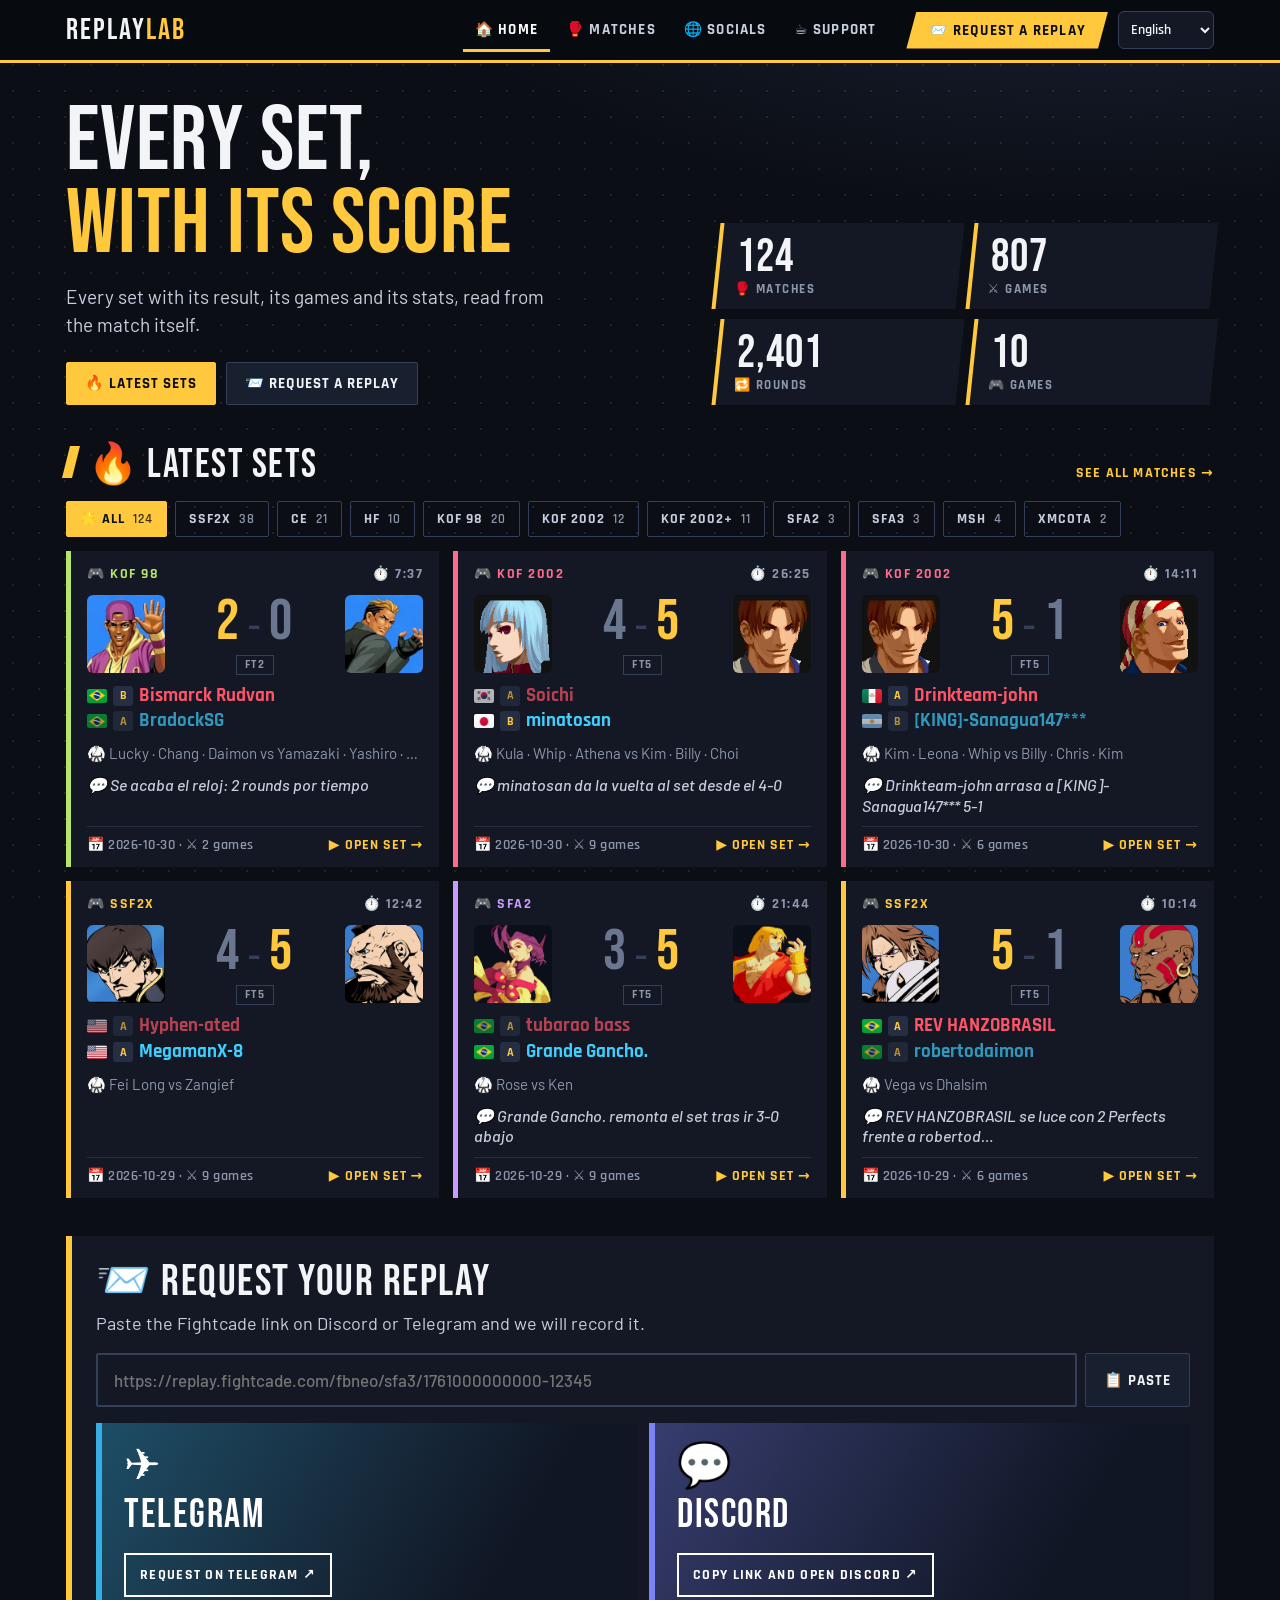
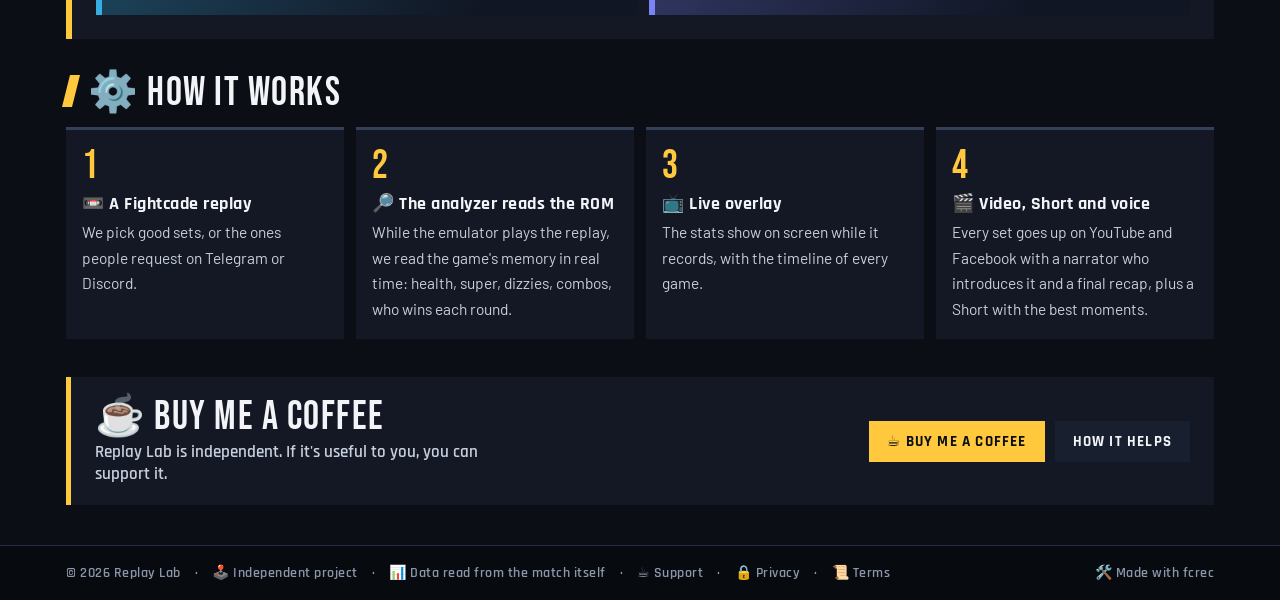
<file: index.html>
<!doctype html>
<html lang="es">
<head>
<meta charset="utf-8">
<meta name="viewport" content="width=device-width,initial-scale=1">
<title>Replay Lab · replayLab</title>
<meta name="description" content="Replays de Fightcade con su marcador y estadísticas: cada set de juegos de pelea, analizado y subido a YouTube.">
<link rel="icon" href="favicon.svg" type="image/svg+xml">
<link rel="icon" href="favicon.ico" sizes="16x16 32x32 48x48">
<link rel="apple-touch-icon" href="apple-touch-icon.png">
<link rel="manifest" href="site.webmanifest">
<meta name="theme-color" content="#0b0e14">
<meta property="og:type" content="website">
<meta property="og:site_name" content="replayLab">
<meta property="og:title" content="Replay Lab · replayLab">
<meta property="og:description" content="Replays de Fightcade con su marcador y estadísticas: cada set de juegos de pelea, analizado y subido a YouTube.">
<meta property="og:url" content="https://demoniodeb.github.io/replayLab/index.html">
<meta property="og:image" content="https://demoniodeb.github.io/replayLab/assets/og.png">
<meta property="og:image:width" content="1200">
<meta property="og:image:height" content="630">
<link rel="preconnect" href="https://fonts.googleapis.com">
<link rel="preconnect" href="https://fonts.gstatic.com" crossorigin>
<link rel="stylesheet" href="https://fonts.googleapis.com/css2?family=Barlow:wght@400;500;600&family=Bebas+Neue&family=Rajdhani:wght@500;600;700&display=swap">
<link rel="stylesheet" href="assets/nuevo.css?v=ae1d60c694">
</head>
<body data-p="index">
<header id="cab"></header>
<main id="m"><div class="wrap"><p class="vacio">…</p></div></main>
<footer id="pie"></footer>
<script src="assets/nuevo.js?v=f6e3ee980c"></script>
</body>
</html>
</file>
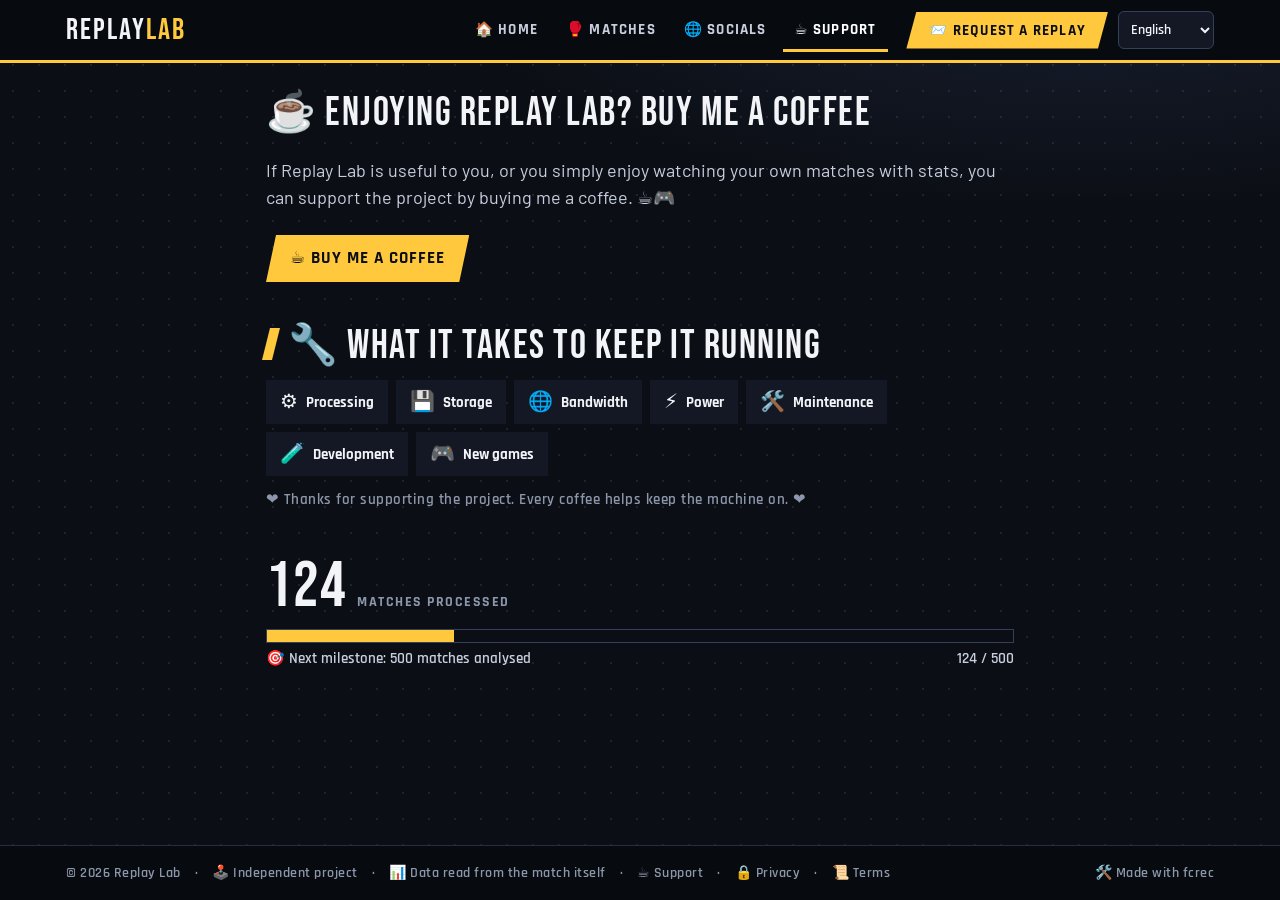
<file: apoyo.html>
<!doctype html>
<html lang="es">
<head>
<meta charset="utf-8">
<meta name="viewport" content="width=device-width,initial-scale=1">
<title>Apoyo · replayLab</title>
<meta name="description" content="Cómo apoyar Replay Lab, a qué va el apoyo y el progreso del proyecto.">
<link rel="icon" href="favicon.svg" type="image/svg+xml">
<link rel="icon" href="favicon.ico" sizes="16x16 32x32 48x48">
<link rel="apple-touch-icon" href="apple-touch-icon.png">
<link rel="manifest" href="site.webmanifest">
<meta name="theme-color" content="#0b0e14">
<meta property="og:type" content="website">
<meta property="og:site_name" content="replayLab">
<meta property="og:title" content="Apoyo · replayLab">
<meta property="og:description" content="Cómo apoyar Replay Lab, a qué va el apoyo y el progreso del proyecto.">
<meta property="og:url" content="https://demoniodeb.github.io/replayLab/apoyo.html">
<meta property="og:image" content="https://demoniodeb.github.io/replayLab/assets/og.png">
<meta property="og:image:width" content="1200">
<meta property="og:image:height" content="630">
<link rel="preconnect" href="https://fonts.googleapis.com">
<link rel="preconnect" href="https://fonts.gstatic.com" crossorigin>
<link rel="stylesheet" href="https://fonts.googleapis.com/css2?family=Barlow:wght@400;500;600&family=Bebas+Neue&family=Rajdhani:wght@500;600;700&display=swap">
<link rel="stylesheet" href="assets/nuevo.css?v=ae1d60c694">
</head>
<body data-p="apoyo">
<header id="cab"></header>
<main id="m"><div class="wrap"><p class="vacio">…</p></div></main>
<footer id="pie"></footer>
<script src="assets/nuevo.js?v=f6e3ee980c"></script>
</body>
</html>
</file>
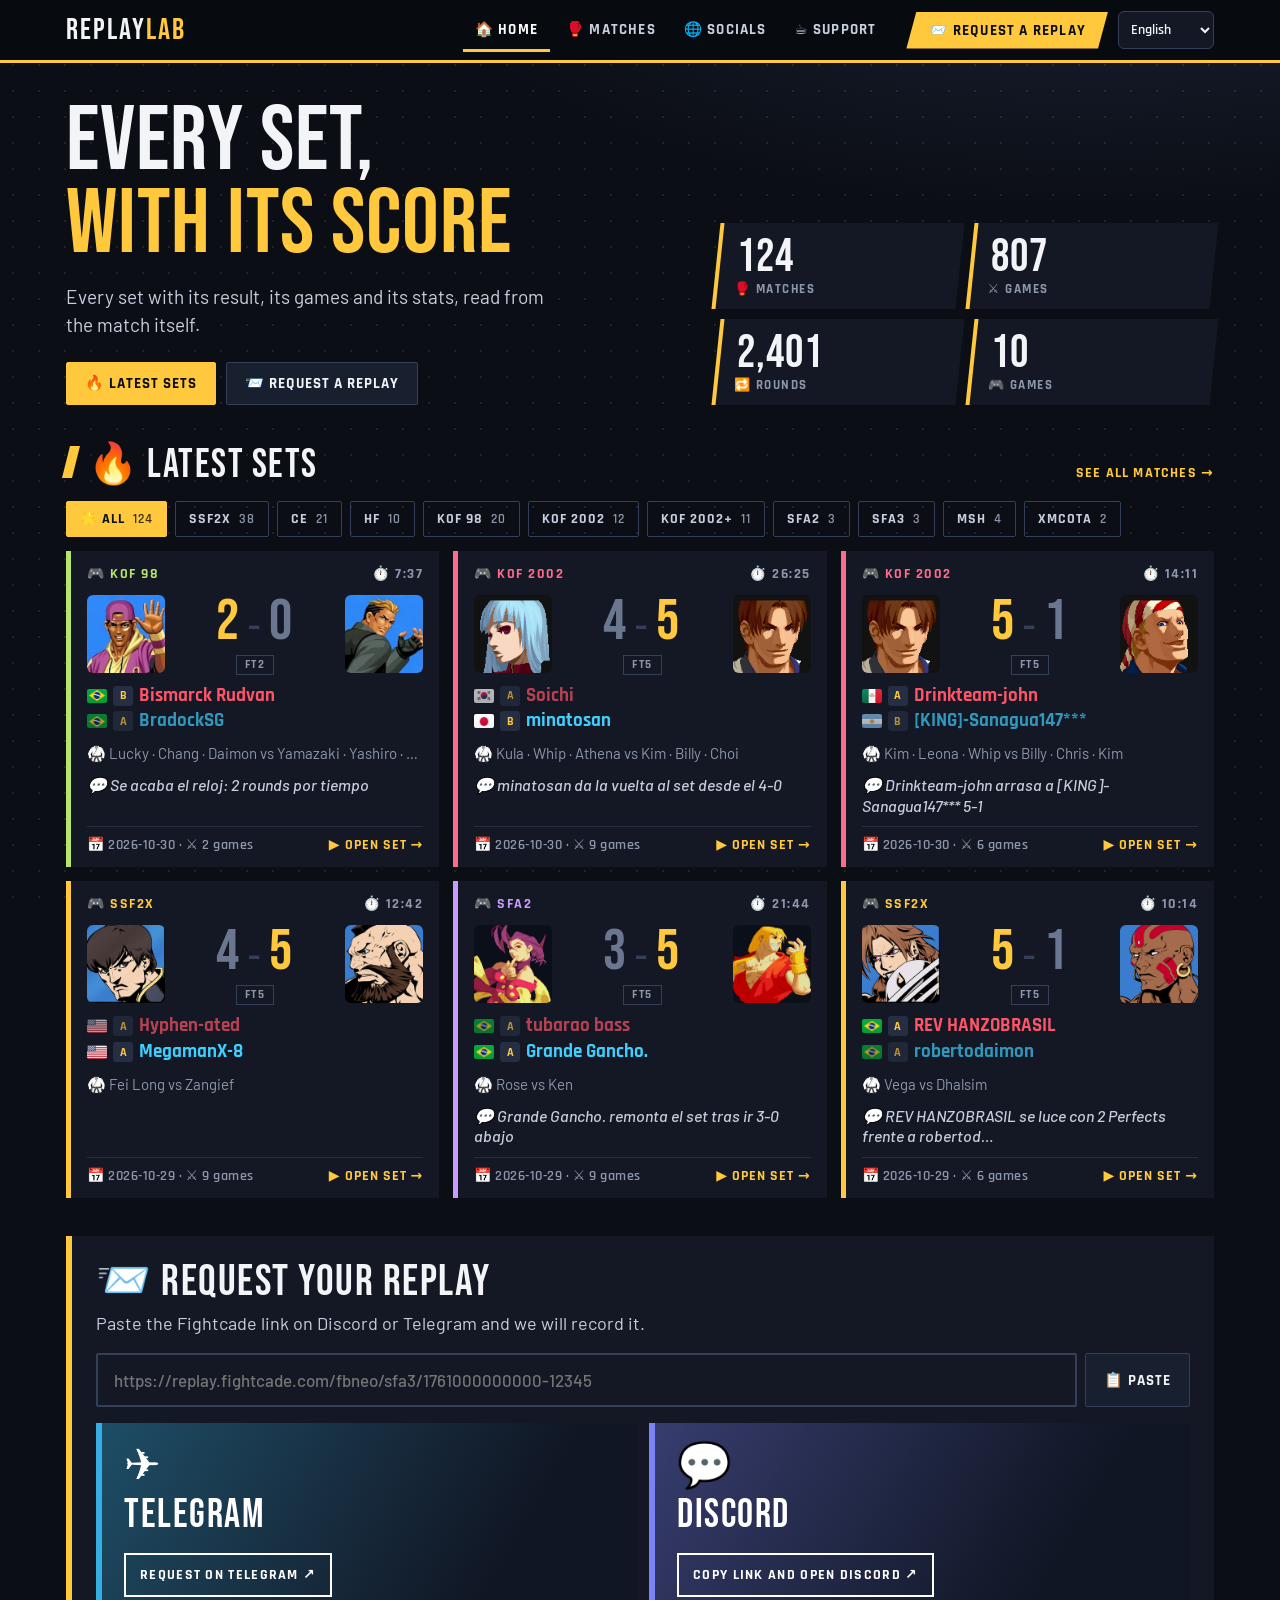
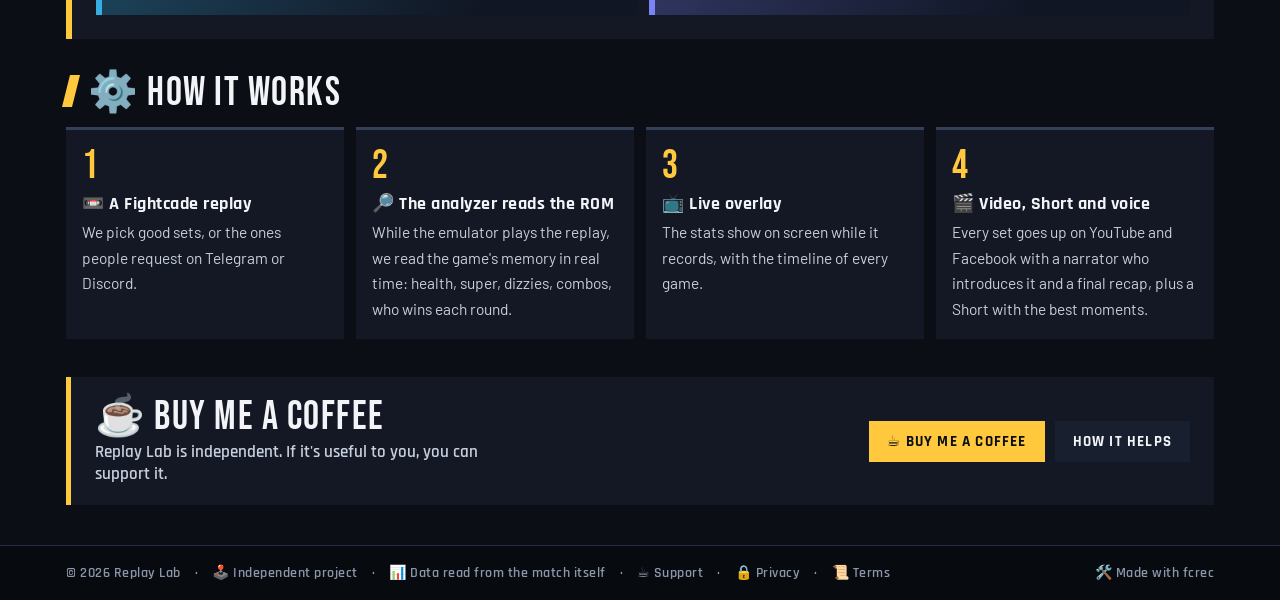
<file: cambios.html>
<!doctype html>
<html lang="es"><head><meta charset="utf-8"><meta name="viewport" content="width=device-width,initial-scale=1">
<title>replayLab</title><meta name="robots" content="noindex">
<meta http-equiv="refresh" content="0;url=./">
<script>location.replace("./");</script></head>
<body><a href="./">replayLab</a></body></html>
</file>
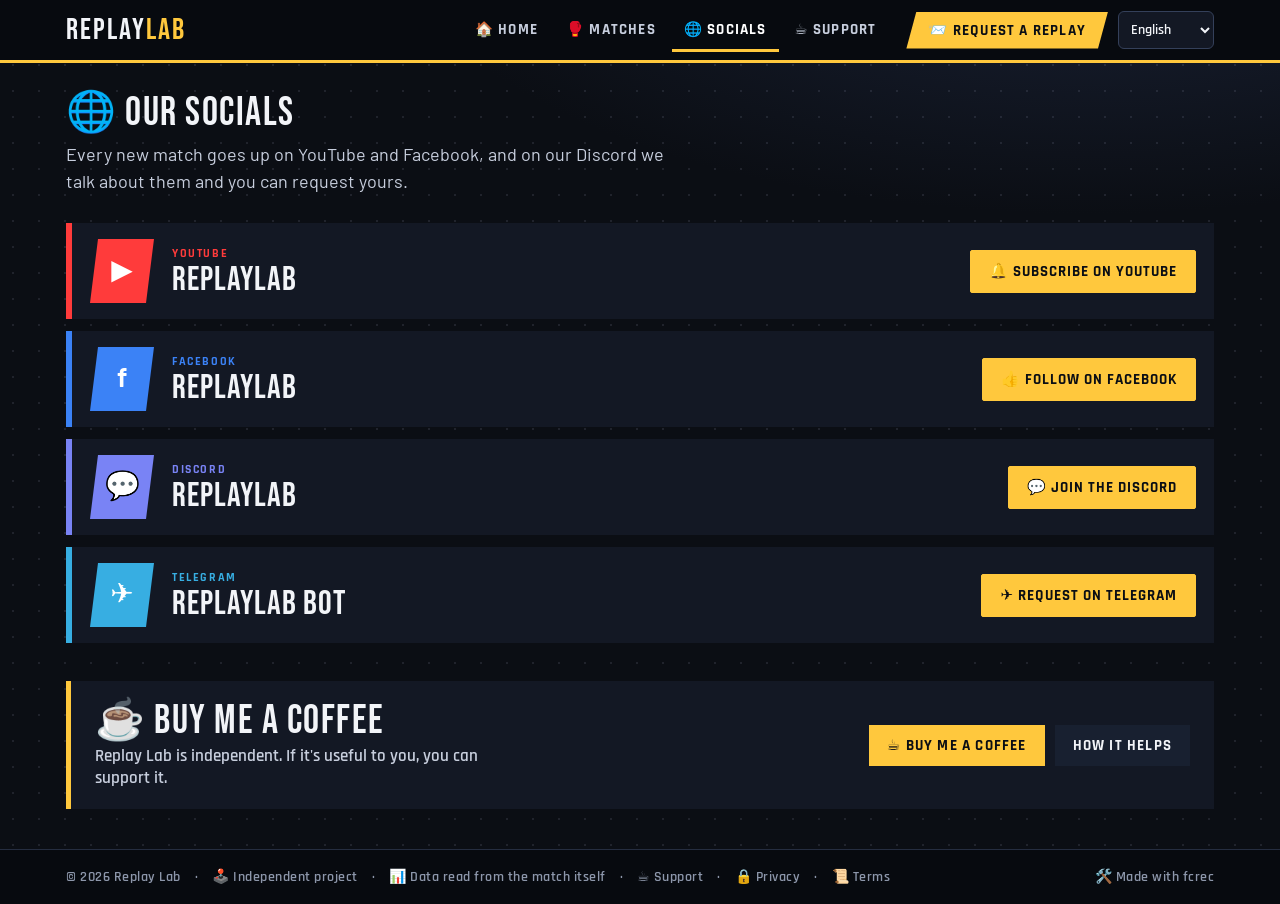
<file: canal.html>
<!doctype html>
<html lang="es">
<head>
<meta charset="utf-8">
<meta name="viewport" content="width=device-width,initial-scale=1">
<title>Redes · replayLab</title>
<meta name="description" content="YouTube, Facebook y Discord de Replay Lab.">
<link rel="icon" href="favicon.svg" type="image/svg+xml">
<link rel="icon" href="favicon.ico" sizes="16x16 32x32 48x48">
<link rel="apple-touch-icon" href="apple-touch-icon.png">
<link rel="manifest" href="site.webmanifest">
<meta name="theme-color" content="#0b0e14">
<meta property="og:type" content="website">
<meta property="og:site_name" content="replayLab">
<meta property="og:title" content="Redes · replayLab">
<meta property="og:description" content="YouTube, Facebook y Discord de Replay Lab.">
<meta property="og:url" content="https://demoniodeb.github.io/replayLab/canal.html">
<meta property="og:image" content="https://demoniodeb.github.io/replayLab/assets/og.png">
<meta property="og:image:width" content="1200">
<meta property="og:image:height" content="630">
<link rel="preconnect" href="https://fonts.googleapis.com">
<link rel="preconnect" href="https://fonts.gstatic.com" crossorigin>
<link rel="stylesheet" href="https://fonts.googleapis.com/css2?family=Barlow:wght@400;500;600&family=Bebas+Neue&family=Rajdhani:wght@500;600;700&display=swap">
<link rel="stylesheet" href="assets/nuevo.css?v=ae1d60c694">
</head>
<body data-p="canal">
<header id="cab"></header>
<main id="m"><div class="wrap"><p class="vacio">…</p></div></main>
<footer id="pie"></footer>
<script src="assets/nuevo.js?v=f6e3ee980c"></script>
</body>
</html>
</file>
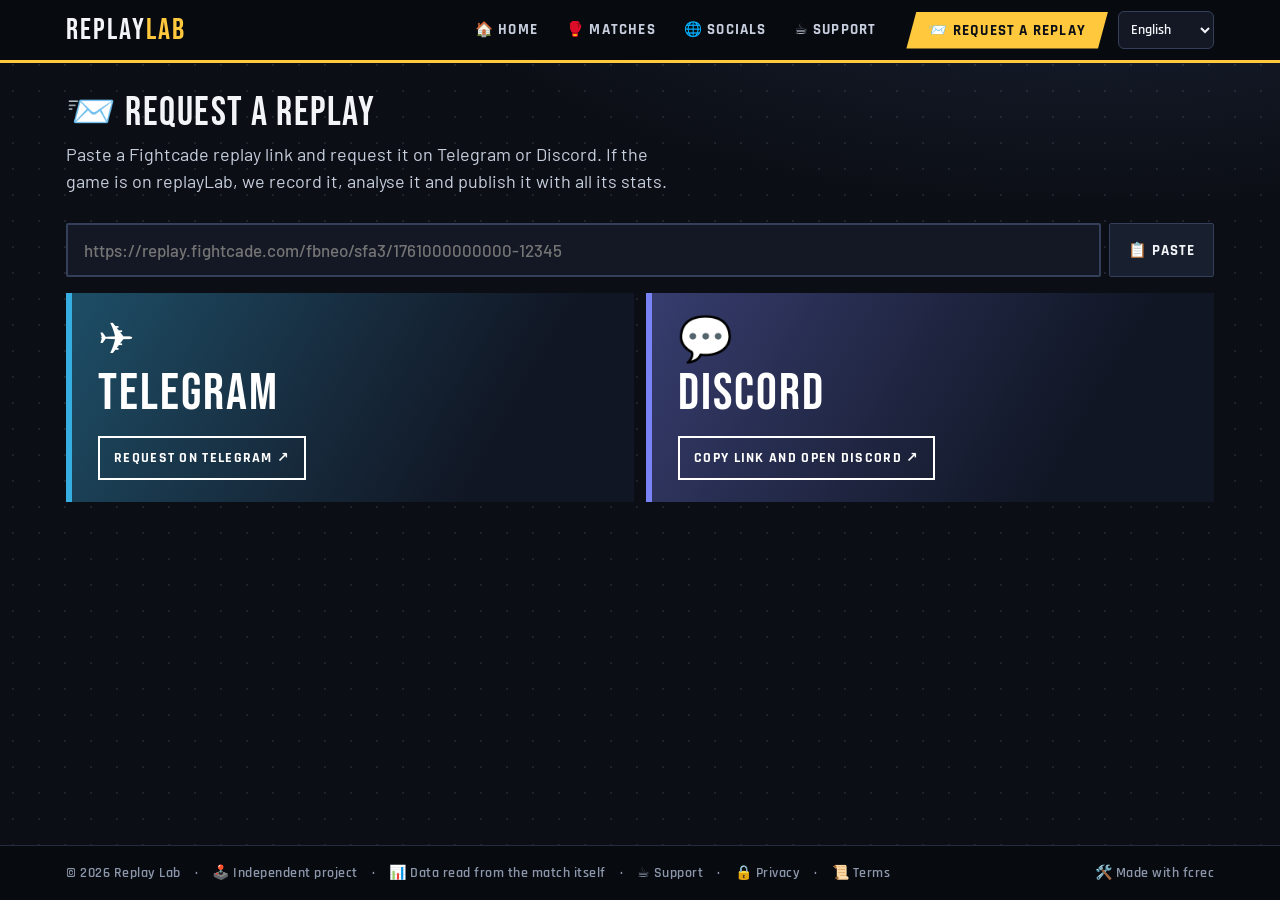
<file: enviar.html>
<!doctype html>
<html lang="es">
<head>
<meta charset="utf-8">
<meta name="viewport" content="width=device-width,initial-scale=1">
<title>Pide un replay · replayLab</title>
<meta name="description" content="Pide que Replay Lab grabe tu replay de Fightcade por Telegram o Discord.">
<link rel="icon" href="favicon.svg" type="image/svg+xml">
<link rel="icon" href="favicon.ico" sizes="16x16 32x32 48x48">
<link rel="apple-touch-icon" href="apple-touch-icon.png">
<link rel="manifest" href="site.webmanifest">
<meta name="theme-color" content="#0b0e14">
<meta property="og:type" content="website">
<meta property="og:site_name" content="replayLab">
<meta property="og:title" content="Pide un replay · replayLab">
<meta property="og:description" content="Pide que Replay Lab grabe tu replay de Fightcade por Telegram o Discord.">
<meta property="og:url" content="https://demoniodeb.github.io/replayLab/enviar.html">
<meta property="og:image" content="https://demoniodeb.github.io/replayLab/assets/og.png">
<meta property="og:image:width" content="1200">
<meta property="og:image:height" content="630">
<link rel="preconnect" href="https://fonts.googleapis.com">
<link rel="preconnect" href="https://fonts.gstatic.com" crossorigin>
<link rel="stylesheet" href="https://fonts.googleapis.com/css2?family=Barlow:wght@400;500;600&family=Bebas+Neue&family=Rajdhani:wght@500;600;700&display=swap">
<link rel="stylesheet" href="assets/nuevo.css?v=ae1d60c694">
</head>
<body data-p="enviar">
<header id="cab"></header>
<main id="m"><div class="wrap"><p class="vacio">…</p></div></main>
<footer id="pie"></footer>
<script src="assets/nuevo.js?v=f6e3ee980c"></script>
</body>
</html>
</file>
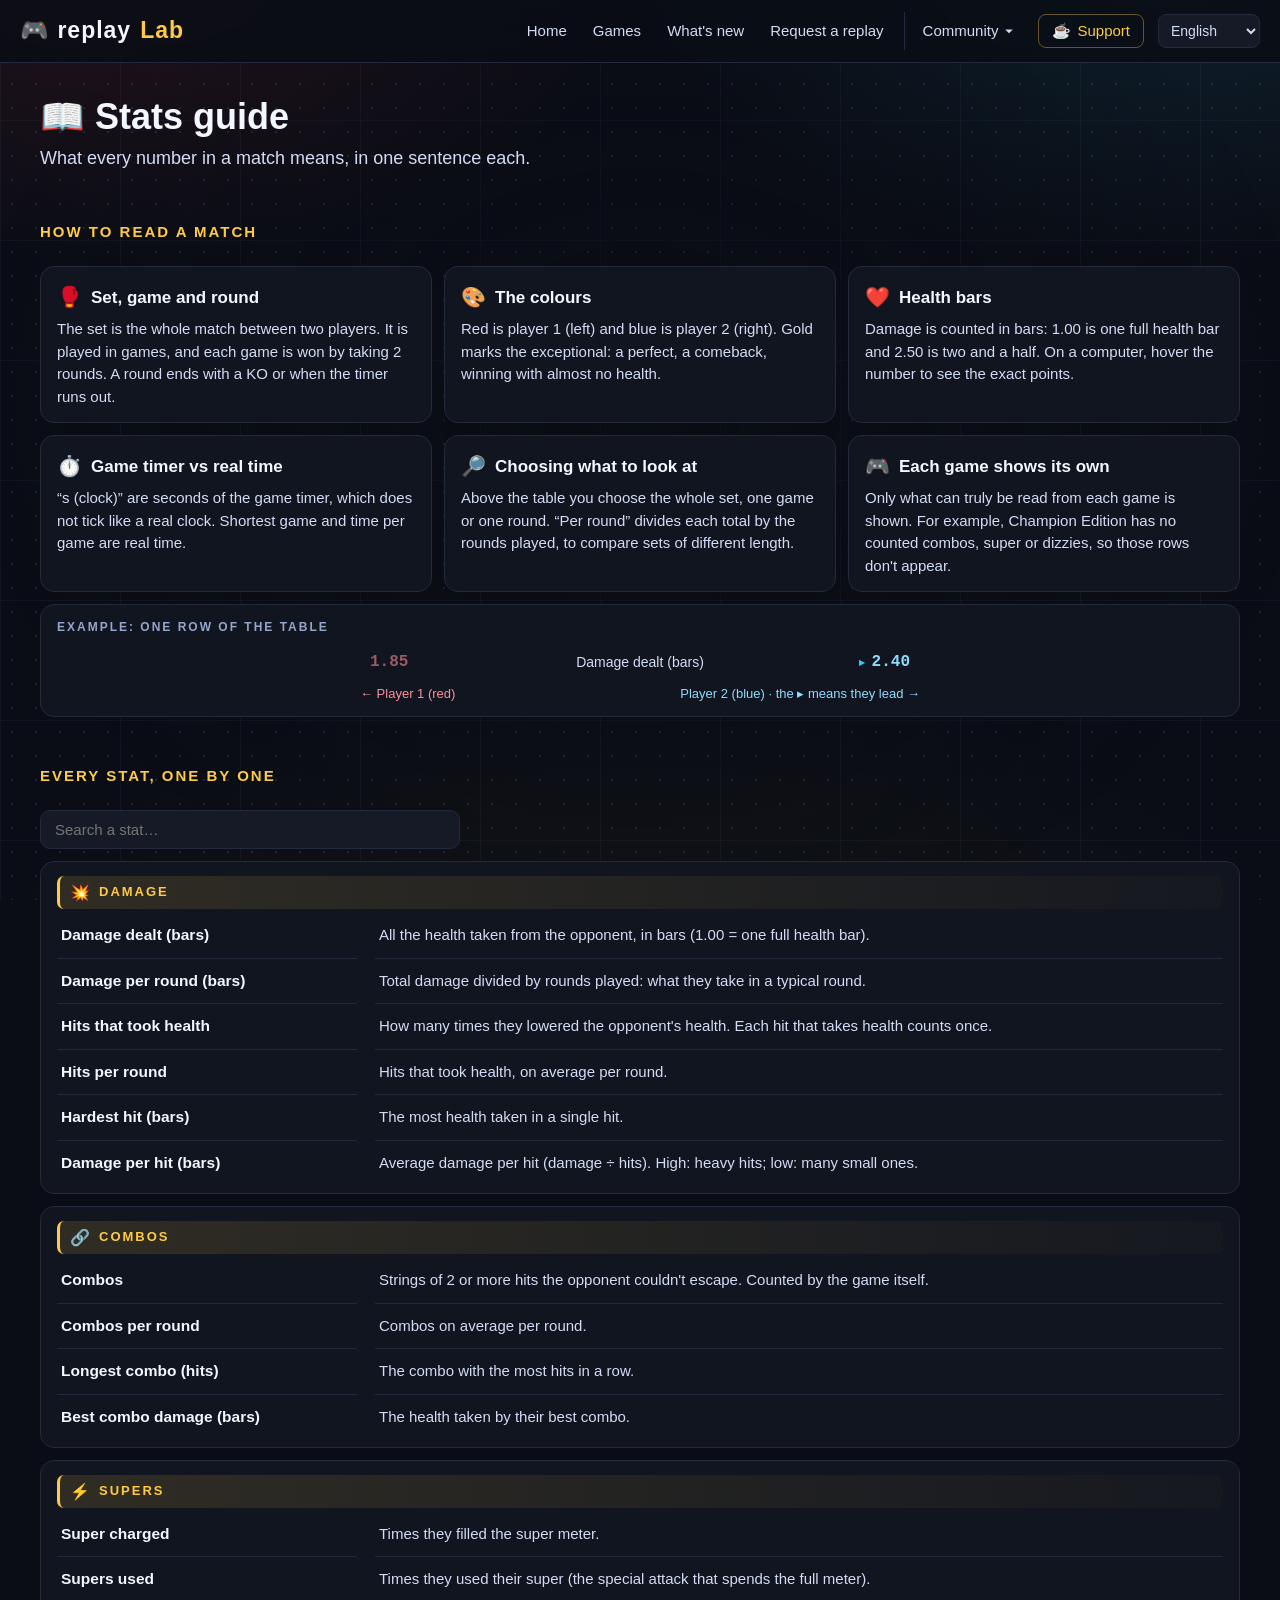
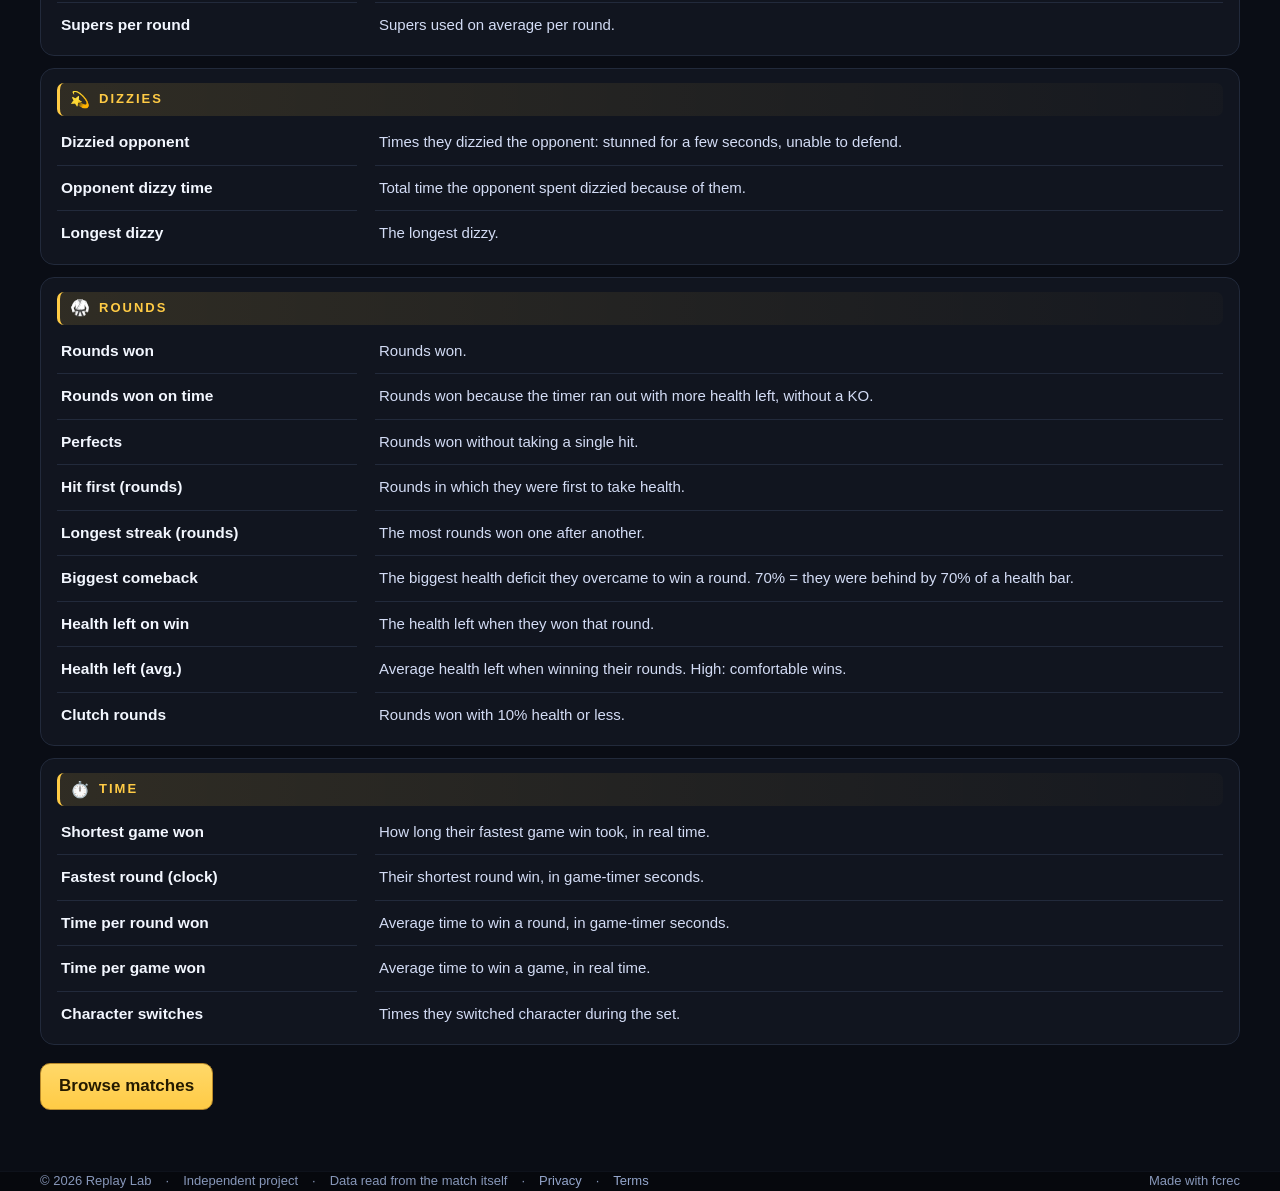
<file: guia.html>
<!doctype html>
<html lang="es">
<head>
<meta charset="utf-8">
<meta name="viewport" content="width=device-width,initial-scale=1">
<title>Guía de estadísticas · replayLab</title>
<meta name="description" content="Qué significa cada estadística de las partidas de replayLab: daño en barras, combos, súper, mareos, rondas y tiempos.">
<link rel="icon" href="favicon.svg" type="image/svg+xml">
<link rel="icon" href="favicon.ico" sizes="16x16 32x32 48x48">
<link rel="apple-touch-icon" href="apple-touch-icon.png">
<link rel="manifest" href="site.webmanifest">
<meta name="theme-color" content="#0a0d15">
<!-- vista previa al compartir (Open Graph / X): imagen de 1200 × 630 en assets/og.png -->
<meta property="og:type" content="website">
<meta property="og:site_name" content="replayLab">
<meta property="og:title" content="Guía de estadísticas · replayLab">
<meta property="og:description" content="Qué significa cada estadística de las partidas de replayLab: daño en barras, combos, súper, mareos, rondas y tiempos.">
<meta property="og:url" content="https://demoniodeb.github.io/replayLab/guia.html">
<meta property="og:image" content="https://demoniodeb.github.io/replayLab/assets/og.png">
<meta property="og:image:width" content="1200">
<meta property="og:image:height" content="630">
<meta property="og:image:alt" content="replayLab: replays de juegos de pelea de Fightcade con estadísticas">
<meta property="og:locale" content="es_ES">
<meta name="twitter:card" content="summary_large_image">
<meta name="twitter:title" content="Guía de estadísticas · replayLab">
<meta name="twitter:description" content="Qué significa cada estadística de las partidas de replayLab: daño en barras, combos, súper, mareos, rondas y tiempos.">
<meta name="twitter:image" content="https://demoniodeb.github.io/replayLab/assets/og.png">
<link rel="stylesheet" href="assets/estilo.css?v=35426b03be">
</head>
<body>
<header id="cabsitio"></header>

<main class="wrap">
  <section class="g-hero">
    <h1 id="g-titulo"></h1>
    <p id="g-sub"></p>
  </section>

  <!-- 1 · lo básico para leer cualquier ficha -->
  <section class="bloque">
    <div class="bloque-cab"><h2 id="t-como"></h2></div>
    <div class="g-conceptos" id="conceptos"></div>
    <div class="g-ej" id="ejemplo"></div>
  </section>

  <!-- 2 · el glosario: la misma lista que usa la tabla de la ficha (GUIA, en app.js) -->
  <section class="bloque">
    <div class="bloque-cab"><h2 id="t-stats"></h2></div>
    <div class="g-busca"><input id="g-buscar" type="search" autocomplete="off"></div>
    <div id="glosario"></div>
    <p class="vacio" id="g-nada" hidden></p>
    <div class="g-cta"><a class="btn prim" href="partidas.html" id="g-ver"></a></div>
  </section>
</main>

<footer class="wrap" id="pie"></footer>

<script src="assets/app.js?v=444a77a3c3"></script>
<script>
"use strict";
const CONCEPTOS = [["🥊", "g_set_t", "g_set_d"], ["🎨", "g_col_t", "g_col_d"], ["❤️", "g_bar_t", "g_bar_d"],
                   ["⏱️", "g_rel_t", "g_rel_d"], ["🔎", "g_alc_t", "g_alc_d"], ["🎮", "g_jue_t", "g_jue_d"]];

function pinta() {
  document.documentElement.lang = LANG;
  document.title = T("g_titulo") + " · replayLab";
  textosCabecera(); pintaPie();
  $("#g-titulo").textContent = "📖 " + T("g_titulo");
  $("#g-sub").textContent = T("g_sub");
  $("#t-como").textContent = T("g_como");
  $("#conceptos").innerHTML = CONCEPTOS.map(([ic, t, d]) =>
    `<div class="g-c"><h3><span aria-hidden="true">${ic}</span>${esc(T(t))}</h3><p>${esc(T(d))}</p></div>`).join("");
  // una fila de verdad de la tabla, con sus partes explicadas
  $("#ejemplo").innerHTML = `<div class="g-ej-t">${esc(T("g_ejemplo"))}</div>
    <div class="ef"><b class="v a">1.85</b><span class="k">${esc(T("est_dano"))}</span><b class="v b lid">2.40</b></div>
    <div class="g-ej-ley"><span class="a">← ${esc(T("g_ej_a"))}</span><span class="b">${esc(T("g_ej_b"))} →</span></div>`;
  $("#t-stats").textContent = T("g_stats");
  $("#g-buscar").placeholder = T("g_buscar");
  $("#g-buscar").setAttribute("aria-label", T("g_buscar"));
  $("#glosario").innerHTML = GUIA.map(g => `<div class="g-grupo" data-grupo="${g.id}">
      <div class="eg-t"><span class="eg-ic" aria-hidden="true">${g.ic}</span><span>${esc(T(g.t))}</span></div>
      <dl class="g-lista">${g.k.map(k => `<dt id="${ayudaDe(k)}">${esc(T(k))}</dt><dd>${esc(T(ayudaDe(k)))}</dd>`).join("")}</dl>
    </div>`).join("");
  $("#g-nada").textContent = T("g_nada");
  $("#g-ver").textContent = T("h_ver");
  filtra();
  // al llegar desde la ficha (guia.html#h_dano) el navegador ya no encuentra el ancla
  // porque se pintó después: se lleva a mano, una sola vez
  if (location.hash && !pinta.hecho) {
    pinta.hecho = true;
    const el = document.getElementById(location.hash.slice(1));
    if (el) requestAnimationFrame(() => el.scrollIntoView({ block: "center" }));
  }
}
// buscar: por la etiqueta o por la explicación, sin acentos ni mayúsculas
const plano = s => String(s).normalize("NFD").replace(/[\u0300-\u036f]/g, "").toLowerCase();
function filtra() {
  const q = plano($("#g-buscar").value.trim());
  let n = 0;
  document.querySelectorAll(".g-grupo").forEach(gr => {
    let vis = 0;
    gr.querySelectorAll("dt").forEach(dt => {
      const si = !q || plano(dt.textContent + " " + dt.nextElementSibling.textContent).includes(q);
      dt.classList.toggle("g-oculto", !si); dt.nextElementSibling.classList.toggle("g-oculto", !si);
      vis += si;
    });
    gr.classList.toggle("g-oculto", !vis);
    n += vis;
  });
  $("#g-nada").hidden = n > 0;
}
$("#g-buscar").addEventListener("input", filtra);

montaCabecera("guia", pinta);
pinta();
cargaBase(pinta);
</script>
</body>
</html>
</file>
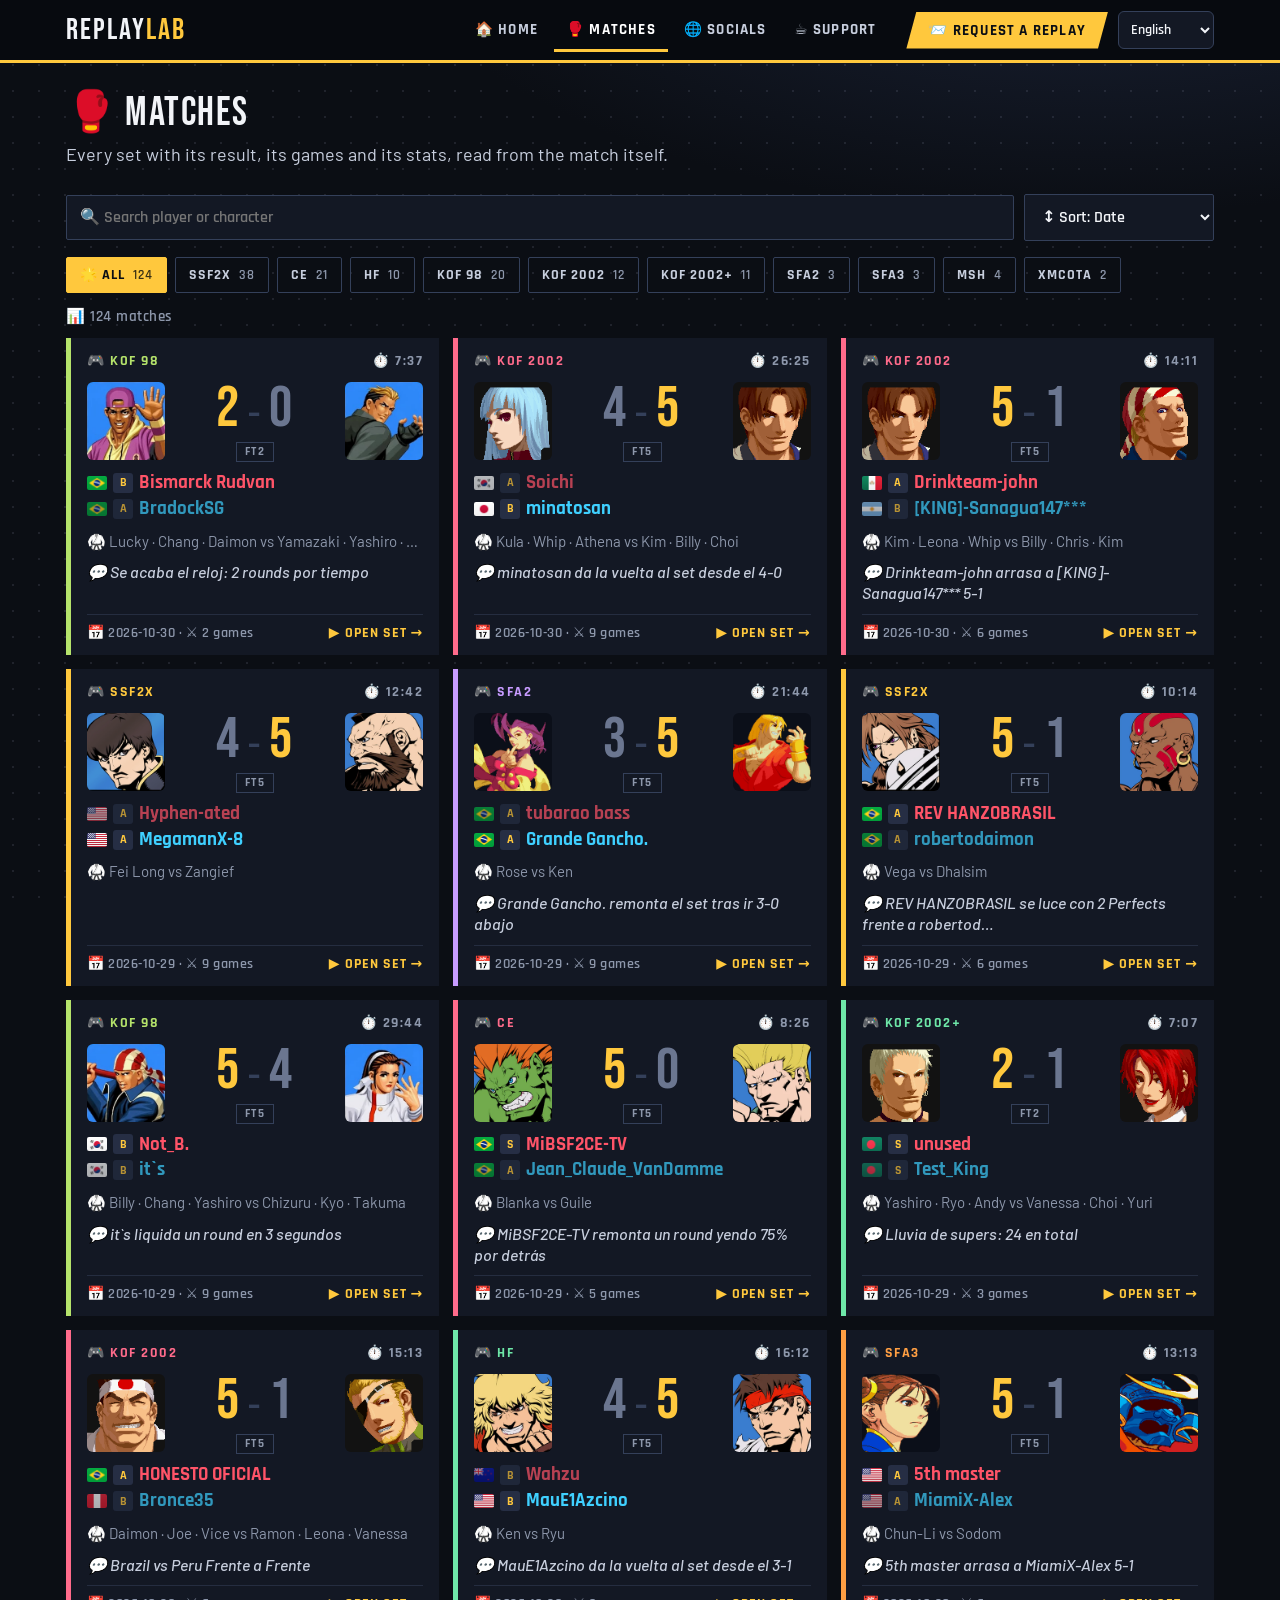
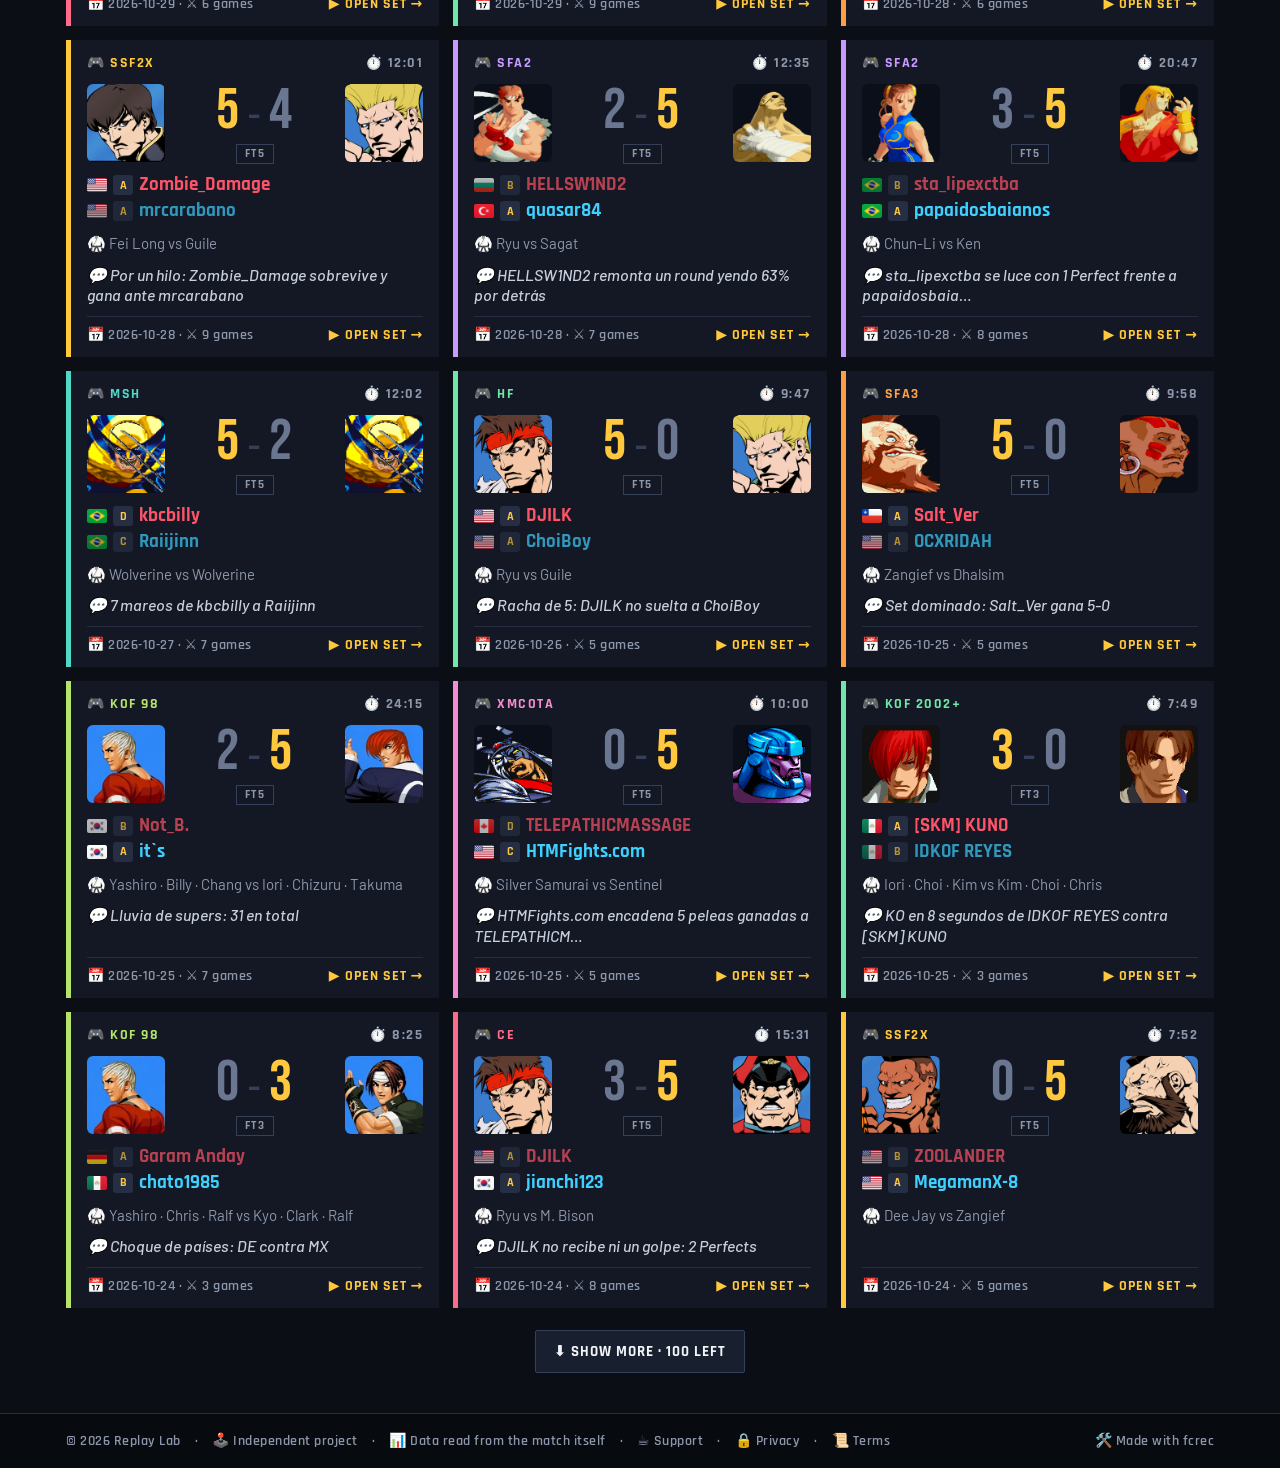
<file: juego.html>
<!doctype html>
<html lang="es"><head><meta charset="utf-8"><meta name="viewport" content="width=device-width,initial-scale=1">
<title>replayLab</title><meta name="robots" content="noindex">
<meta http-equiv="refresh" content="0;url=partidas.html">
<script>location.replace("partidas.html" + (new URLSearchParams(location.search).get("id") ? "?juego=" + encodeURIComponent(new URLSearchParams(location.search).get("id")) : ""));</script></head>
<body><a href="partidas.html">replayLab</a></body></html>
</file>
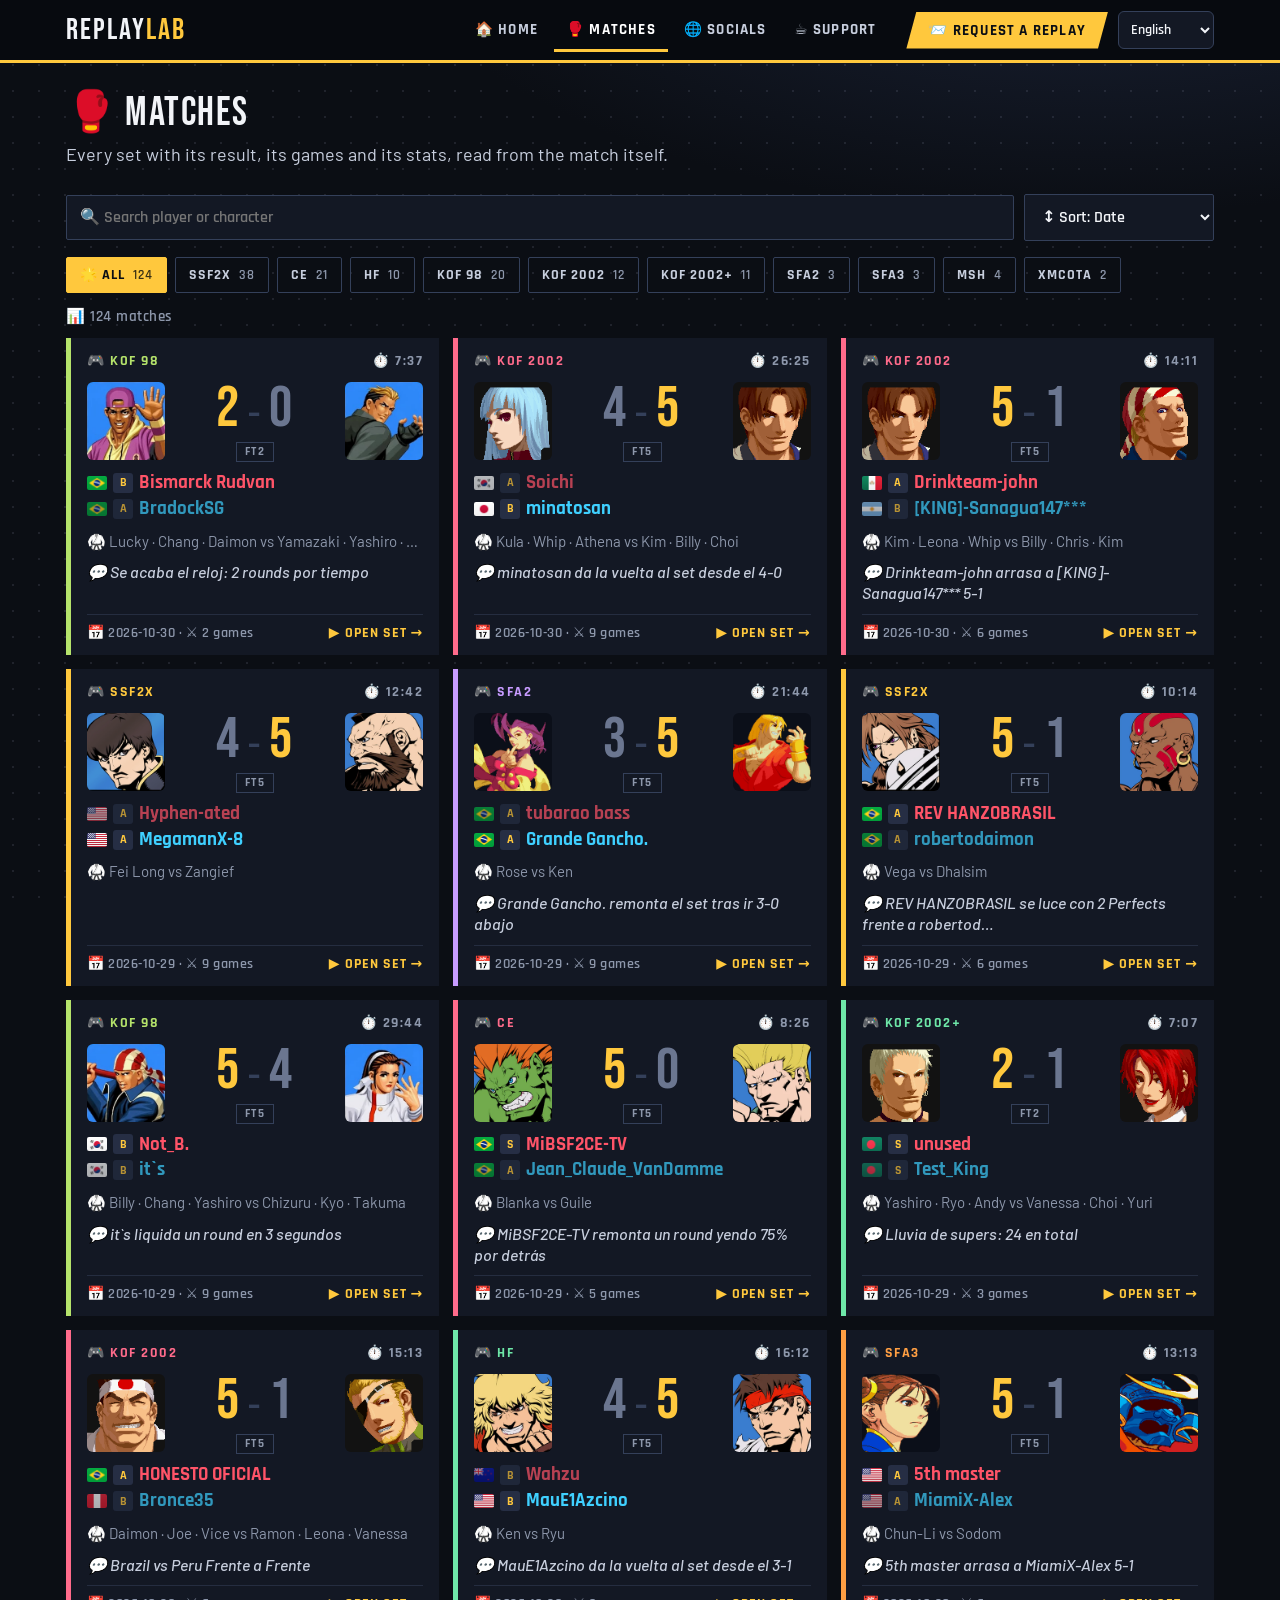
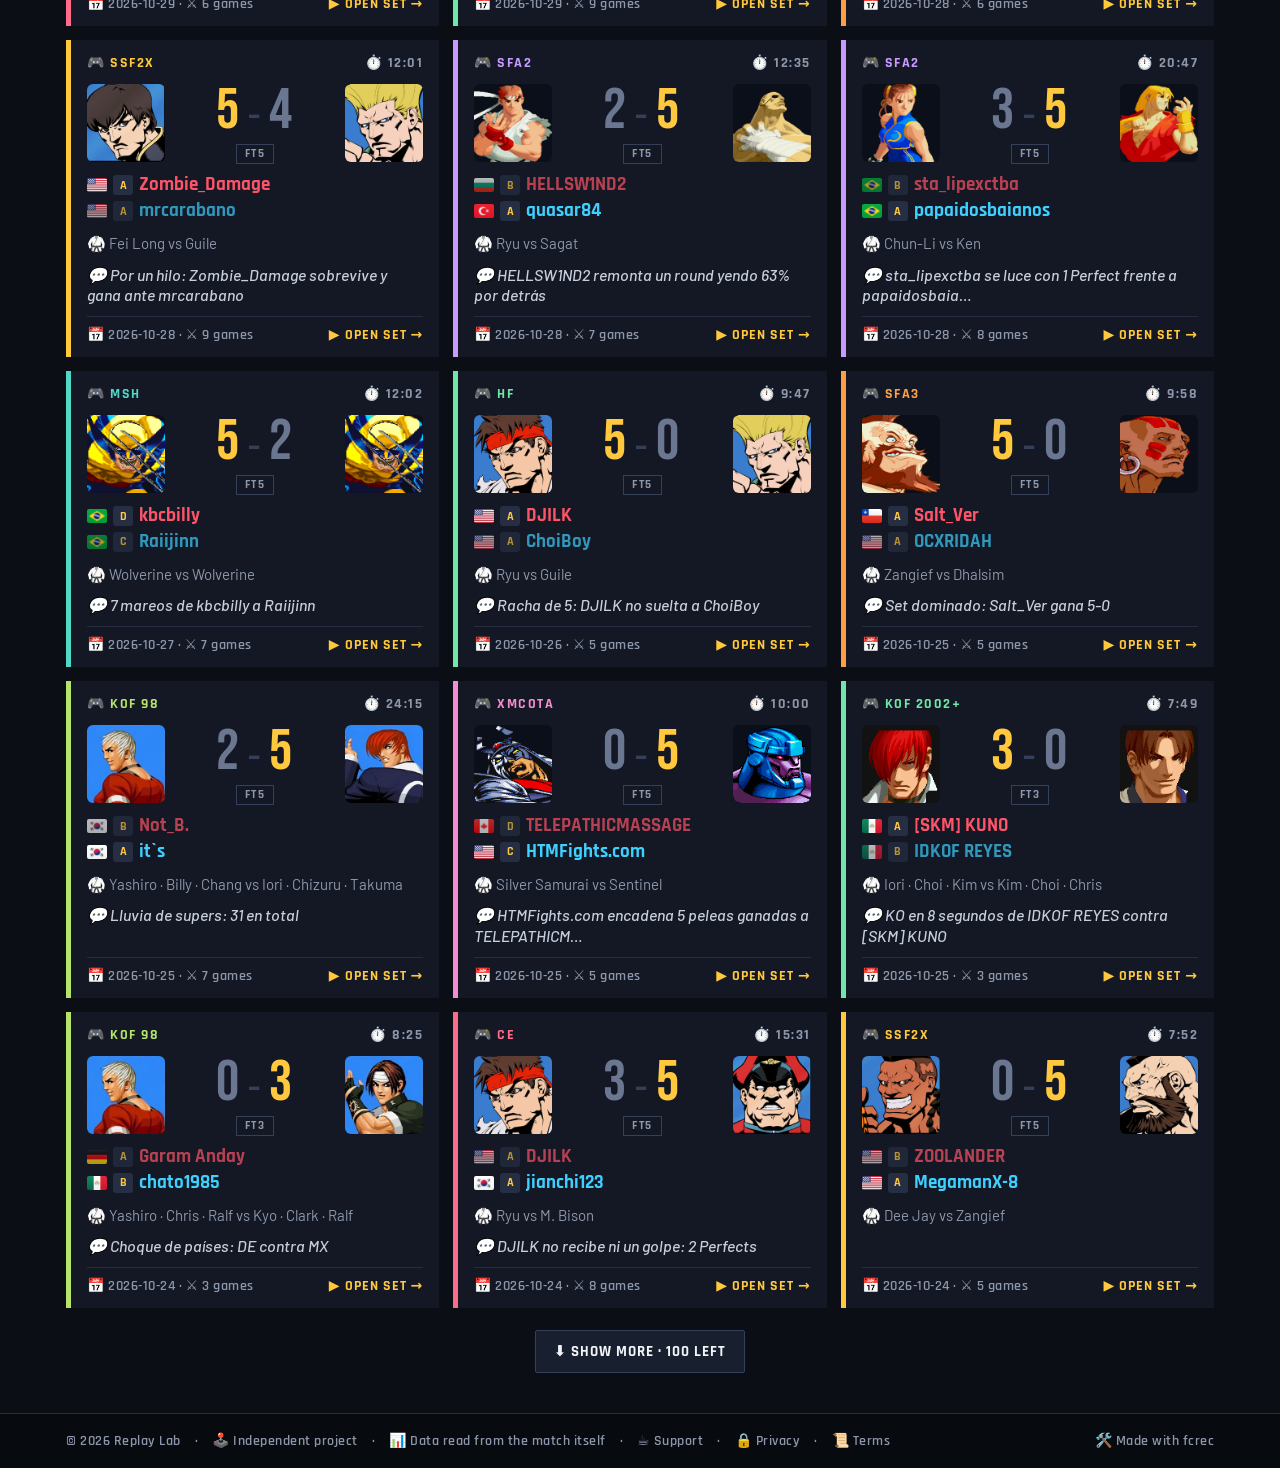
<file: juegos.html>
<!doctype html>
<html lang="es"><head><meta charset="utf-8"><meta name="viewport" content="width=device-width,initial-scale=1">
<title>replayLab</title><meta name="robots" content="noindex">
<meta http-equiv="refresh" content="0;url=partidas.html">
<script>location.replace("partidas.html");</script></head>
<body><a href="partidas.html">replayLab</a></body></html>
</file>
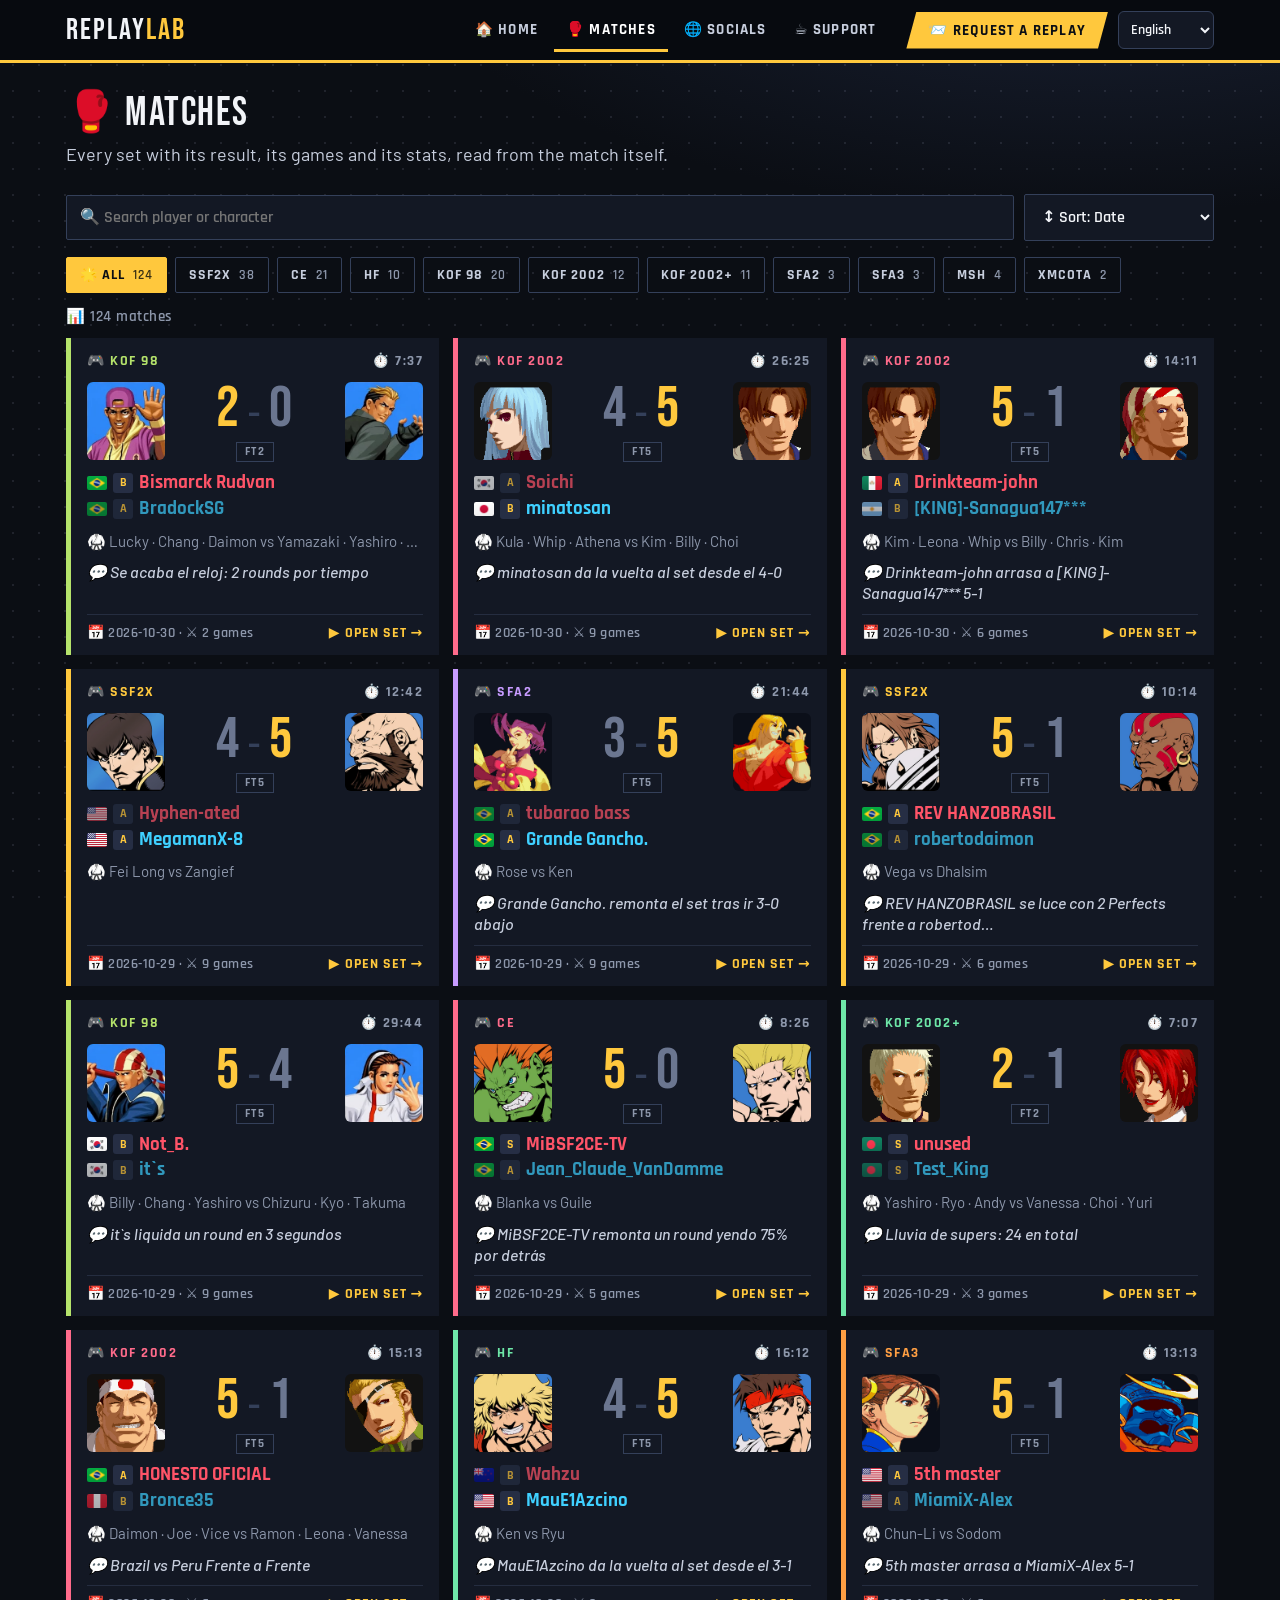
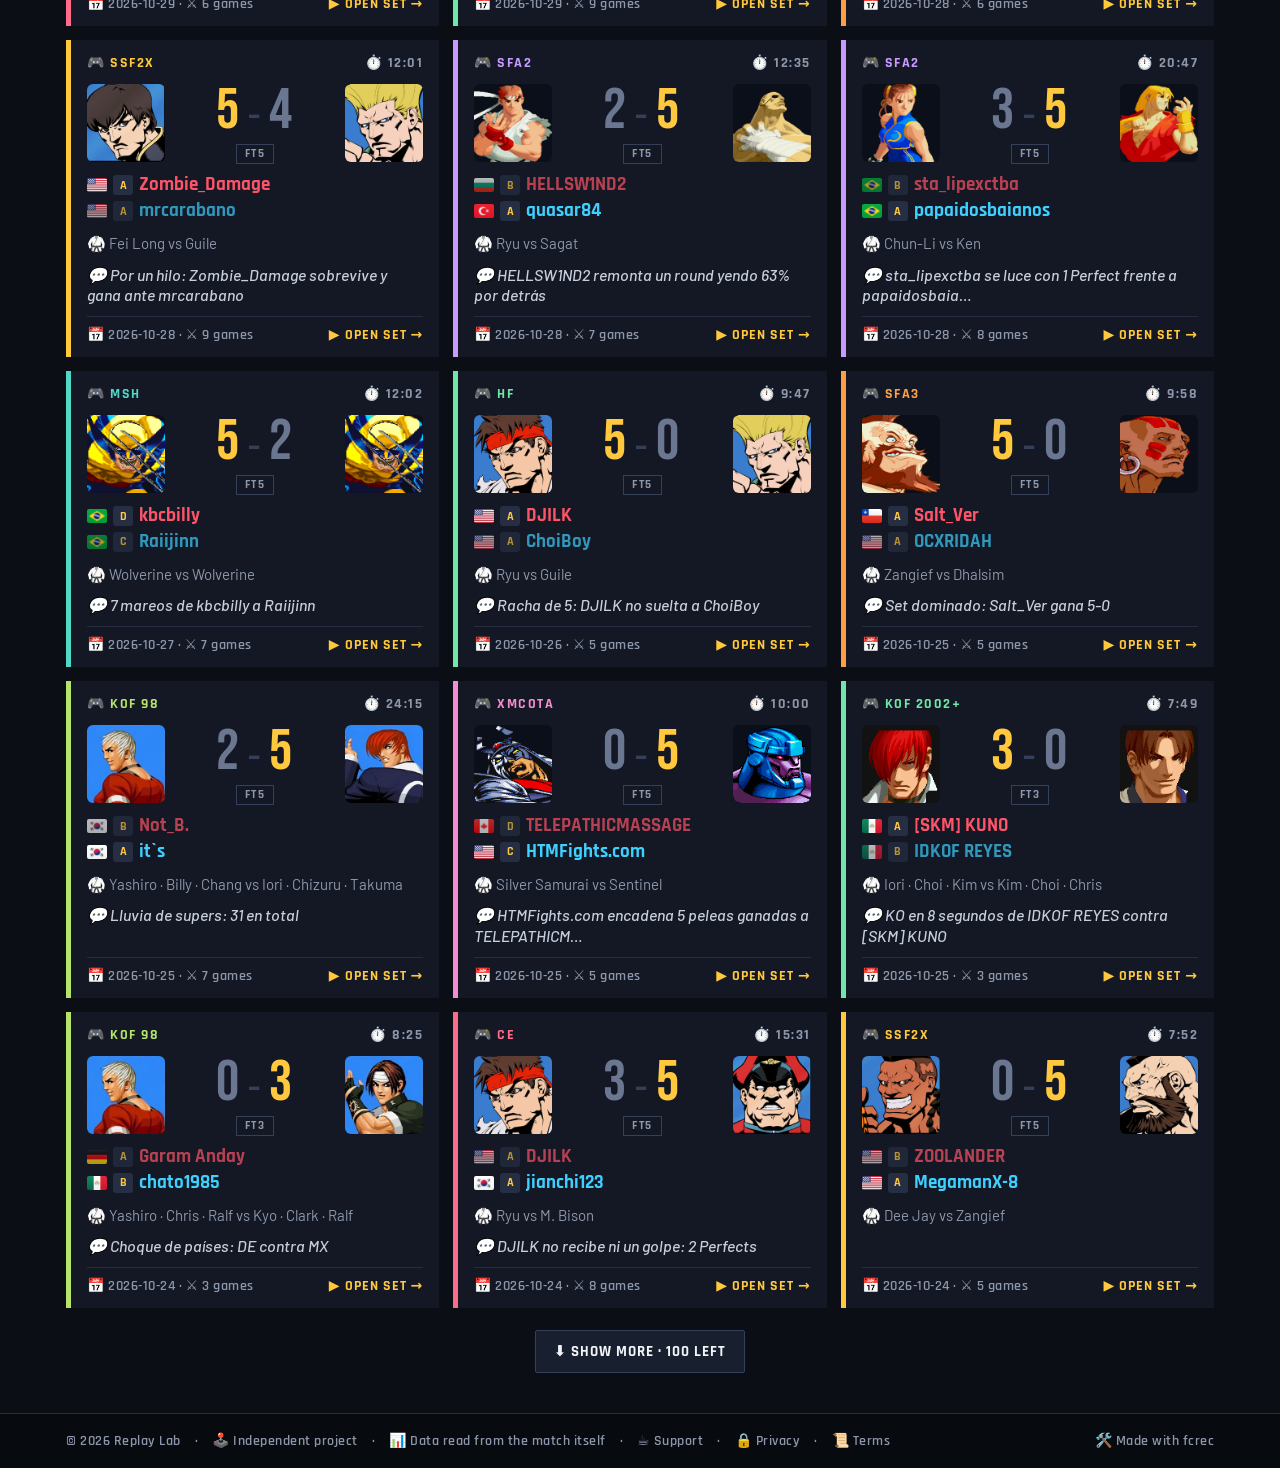
<file: partidas.html>
<!doctype html>
<html lang="es">
<head>
<meta charset="utf-8">
<meta name="viewport" content="width=device-width,initial-scale=1">
<title>Partidas · replayLab</title>
<meta name="description" content="Todas las partidas de Replay Lab, con su marcador, filtros por juego y buscador de jugadores.">
<link rel="icon" href="favicon.svg" type="image/svg+xml">
<link rel="icon" href="favicon.ico" sizes="16x16 32x32 48x48">
<link rel="apple-touch-icon" href="apple-touch-icon.png">
<link rel="manifest" href="site.webmanifest">
<meta name="theme-color" content="#0b0e14">
<meta property="og:type" content="website">
<meta property="og:site_name" content="replayLab">
<meta property="og:title" content="Partidas · replayLab">
<meta property="og:description" content="Todas las partidas de Replay Lab, con su marcador, filtros por juego y buscador de jugadores.">
<meta property="og:url" content="https://demoniodeb.github.io/replayLab/partidas.html">
<meta property="og:image" content="https://demoniodeb.github.io/replayLab/assets/og.png">
<meta property="og:image:width" content="1200">
<meta property="og:image:height" content="630">
<link rel="preconnect" href="https://fonts.googleapis.com">
<link rel="preconnect" href="https://fonts.gstatic.com" crossorigin>
<link rel="stylesheet" href="https://fonts.googleapis.com/css2?family=Barlow:wght@400;500;600&family=Bebas+Neue&family=Rajdhani:wght@500;600;700&display=swap">
<link rel="stylesheet" href="assets/nuevo.css?v=ae1d60c694">
</head>
<body data-p="partidas">
<header id="cab"></header>
<main id="m"><div class="wrap"><p class="vacio">…</p></div></main>
<footer id="pie"></footer>
<script src="assets/nuevo.js?v=f6e3ee980c"></script>
</body>
</html>
</file>
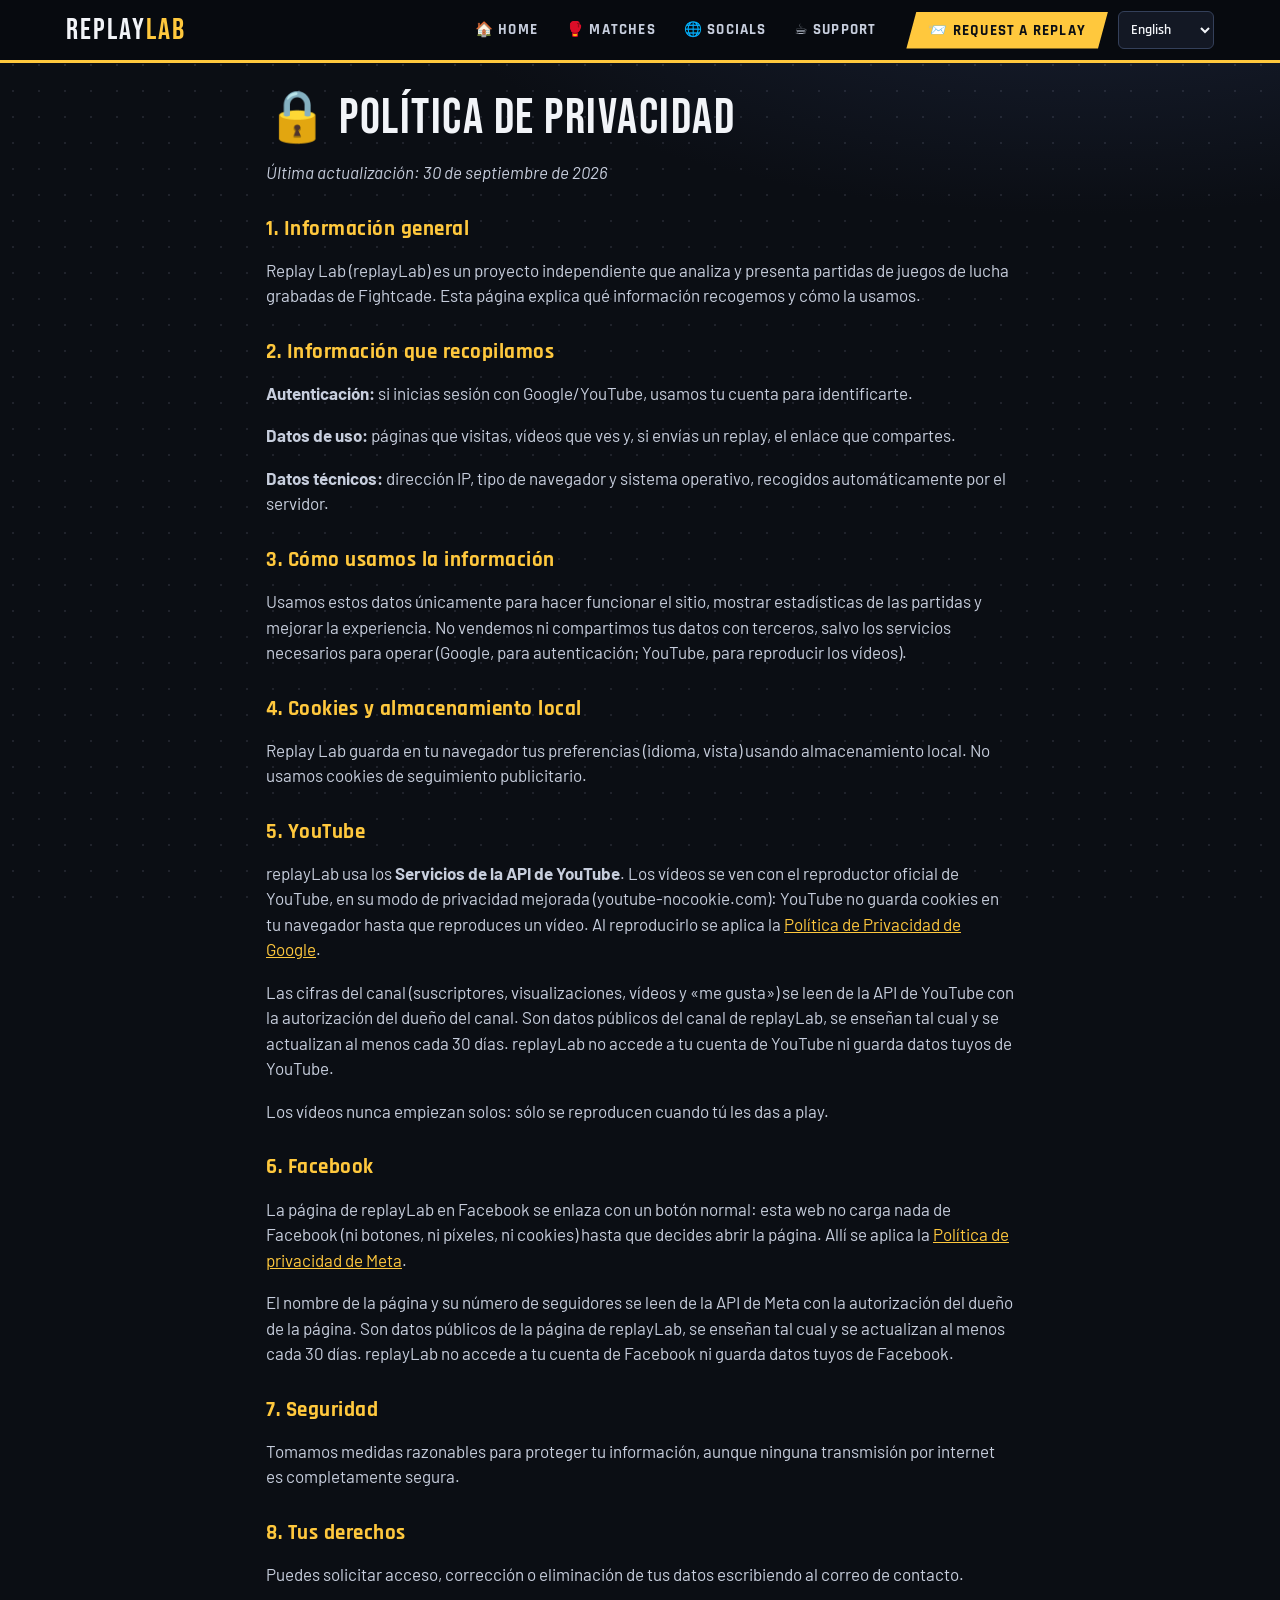
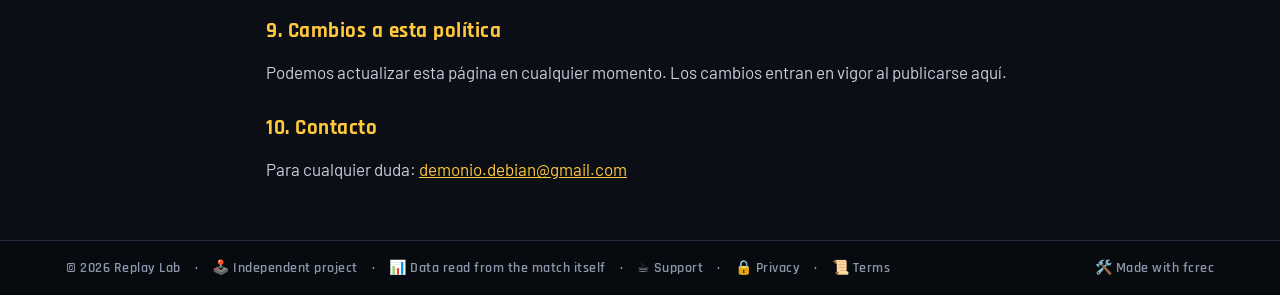
<file: privacidad.html>
<!doctype html>
<html lang="es">
<head>
<meta charset="utf-8">
<meta name="viewport" content="width=device-width,initial-scale=1">
<title>Política de Privacidad · replayLab</title>
<meta name="description" content="Política de Privacidad de Replay Lab: qué datos se recopilan y cómo se usan.">
<link rel="icon" href="favicon.svg" type="image/svg+xml">
<link rel="icon" href="favicon.ico" sizes="16x16 32x32 48x48">
<link rel="apple-touch-icon" href="apple-touch-icon.png">
<link rel="manifest" href="site.webmanifest">
<meta name="theme-color" content="#0b0e14">
<meta property="og:type" content="website">
<meta property="og:site_name" content="replayLab">
<meta property="og:title" content="Política de Privacidad · replayLab">
<meta property="og:description" content="Política de Privacidad de Replay Lab: qué datos se recopilan y cómo se usan.">
<meta property="og:url" content="https://demoniodeb.github.io/replayLab/privacidad.html">
<meta property="og:image" content="https://demoniodeb.github.io/replayLab/assets/og.png">
<meta property="og:image:width" content="1200">
<meta property="og:image:height" content="630">
<meta name="robots" content="noindex">
<link rel="preconnect" href="https://fonts.googleapis.com">
<link rel="preconnect" href="https://fonts.gstatic.com" crossorigin>
<link rel="stylesheet" href="https://fonts.googleapis.com/css2?family=Barlow:wght@400;500;600&family=Bebas+Neue&family=Rajdhani:wght@500;600;700&display=swap">
<link rel="stylesheet" href="assets/nuevo.css?v=ae1d60c694">
</head>
<body data-p="legal" data-t="Política de Privacidad">
<header id="cab"></header>
<main id="m"><article class="wrap legal">
    <h1>🔒 Política de Privacidad</h1>
    <p><em>Última actualización: 30 de septiembre de 2026</em></p>

    <h2>1. Información general</h2>
    <p>Replay Lab (replayLab) es un proyecto independiente que analiza y presenta partidas de juegos de lucha grabadas de Fightcade. Esta página explica qué información recogemos y cómo la usamos.</p>

    <h2>2. Información que recopilamos</h2>
    <p><b>Autenticación:</b> si inicias sesión con Google/YouTube, usamos tu cuenta para identificarte.</p>
    <p><b>Datos de uso:</b> páginas que visitas, vídeos que ves y, si envías un replay, el enlace que compartes.</p>
    <p><b>Datos técnicos:</b> dirección IP, tipo de navegador y sistema operativo, recogidos automáticamente por el servidor.</p>

    <h2>3. Cómo usamos la información</h2>
    <p>Usamos estos datos únicamente para hacer funcionar el sitio, mostrar estadísticas de las partidas y mejorar la experiencia. No vendemos ni compartimos tus datos con terceros, salvo los servicios necesarios para operar (Google, para autenticación; YouTube, para reproducir los vídeos).</p>

    <h2>4. Cookies y almacenamiento local</h2>
    <p>Replay Lab guarda en tu navegador tus preferencias (idioma, vista) usando almacenamiento local. No usamos cookies de seguimiento publicitario.</p>

    <h2>5. YouTube</h2>
    <p>replayLab usa los <b>Servicios de la API de YouTube</b>. Los vídeos se ven con el reproductor oficial de YouTube, en su modo de privacidad mejorada (youtube-nocookie.com): YouTube no guarda cookies en tu navegador hasta que reproduces un vídeo. Al reproducirlo se aplica la <a href="https://policies.google.com/privacy" target="_blank" rel="noopener">Política de Privacidad de Google</a>.</p>
    <p>Las cifras del canal (suscriptores, visualizaciones, vídeos y «me gusta») se leen de la API de YouTube con la autorización del dueño del canal. Son datos públicos del canal de replayLab, se enseñan tal cual y se actualizan al menos cada 30 días. replayLab no accede a tu cuenta de YouTube ni guarda datos tuyos de YouTube.</p>
    <p>Los vídeos nunca empiezan solos: sólo se reproducen cuando tú les das a play.</p>

    <h2>6. Facebook</h2>
    <p>La página de replayLab en Facebook se enlaza con un botón normal: esta web no carga nada de Facebook (ni botones, ni píxeles, ni cookies) hasta que decides abrir la página. Allí se aplica la <a href="https://www.facebook.com/privacy/policy" target="_blank" rel="noopener">Política de privacidad de Meta</a>.</p>
    <p>El nombre de la página y su número de seguidores se leen de la API de Meta con la autorización del dueño de la página. Son datos públicos de la página de replayLab, se enseñan tal cual y se actualizan al menos cada 30 días. replayLab no accede a tu cuenta de Facebook ni guarda datos tuyos de Facebook.</p>

    <h2>7. Seguridad</h2>
    <p>Tomamos medidas razonables para proteger tu información, aunque ninguna transmisión por internet es completamente segura.</p>

    <h2>8. Tus derechos</h2>
    <p>Puedes solicitar acceso, corrección o eliminación de tus datos escribiendo al correo de contacto.</p>

    <h2>9. Cambios a esta política</h2>
    <p>Podemos actualizar esta página en cualquier momento. Los cambios entran en vigor al publicarse aquí.</p>

    <h2>10. Contacto</h2>
    <p>Para cualquier duda: <a href="mailto:demonio.debian@gmail.com">demonio.debian@gmail.com</a></p>
  </article></main>
<footer id="pie"></footer>
<script src="assets/nuevo.js?v=f6e3ee980c"></script>
</body>
</html>
</file>
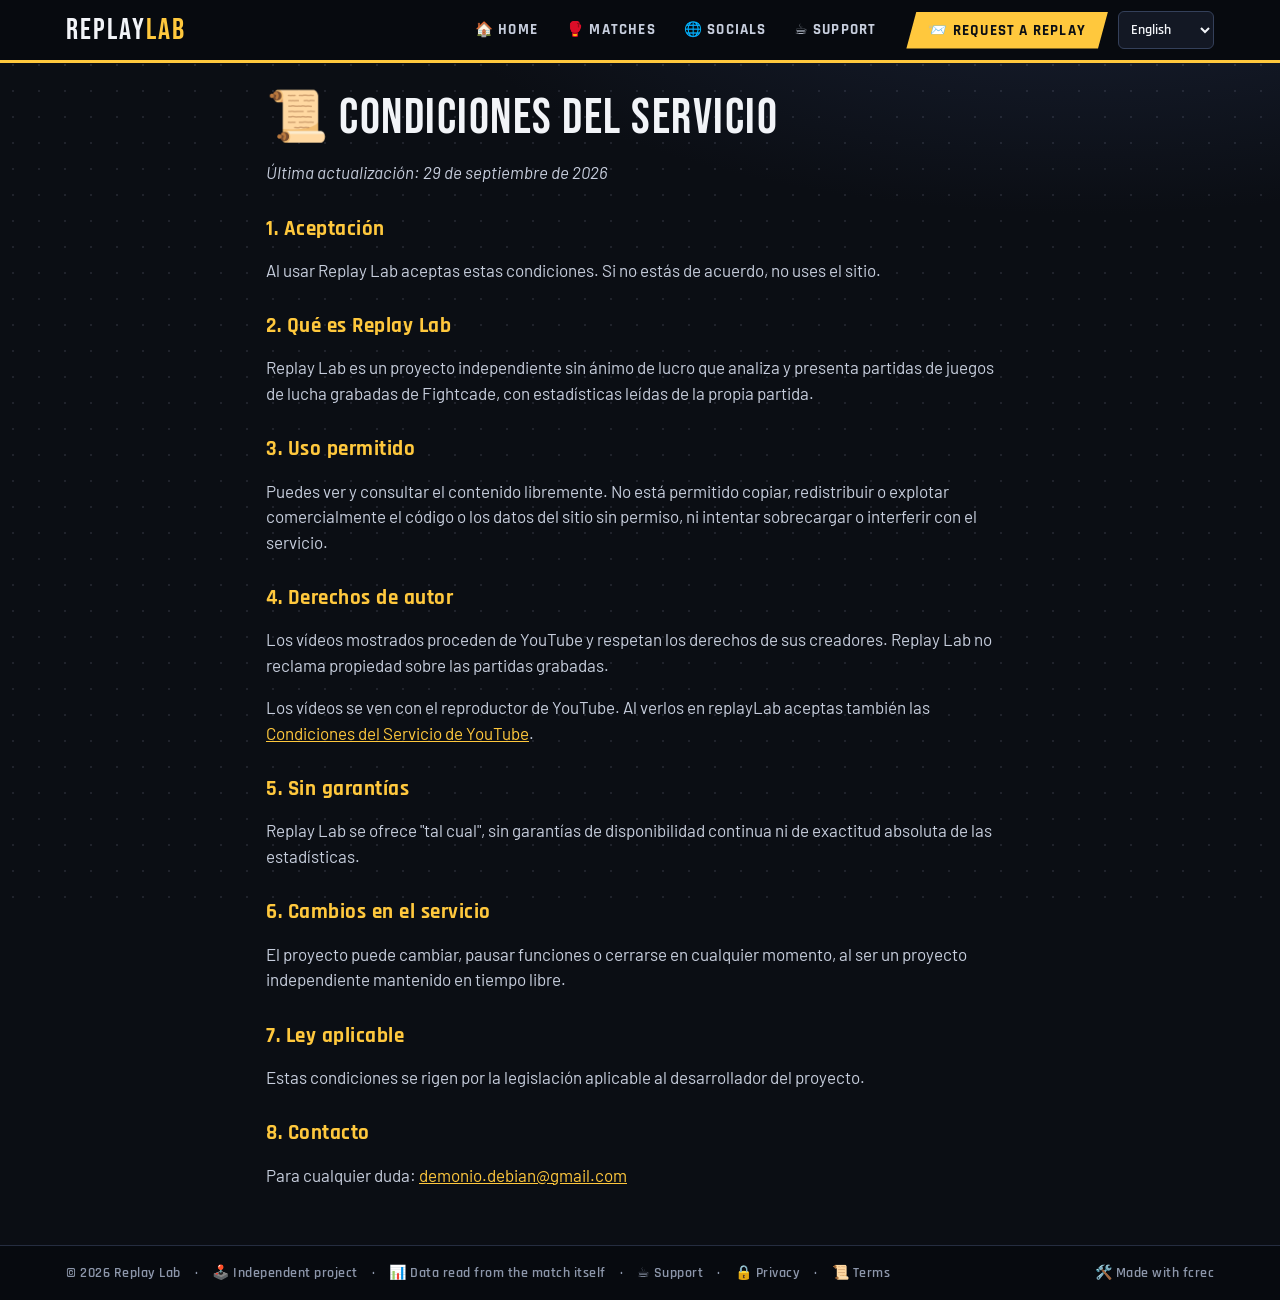
<file: terminos.html>
<!doctype html>
<html lang="es">
<head>
<meta charset="utf-8">
<meta name="viewport" content="width=device-width,initial-scale=1">
<title>Condiciones del Servicio · replayLab</title>
<meta name="description" content="Términos de Servicio de Replay Lab.">
<link rel="icon" href="favicon.svg" type="image/svg+xml">
<link rel="icon" href="favicon.ico" sizes="16x16 32x32 48x48">
<link rel="apple-touch-icon" href="apple-touch-icon.png">
<link rel="manifest" href="site.webmanifest">
<meta name="theme-color" content="#0b0e14">
<meta property="og:type" content="website">
<meta property="og:site_name" content="replayLab">
<meta property="og:title" content="Condiciones del Servicio · replayLab">
<meta property="og:description" content="Términos de Servicio de Replay Lab.">
<meta property="og:url" content="https://demoniodeb.github.io/replayLab/terminos.html">
<meta property="og:image" content="https://demoniodeb.github.io/replayLab/assets/og.png">
<meta property="og:image:width" content="1200">
<meta property="og:image:height" content="630">
<meta name="robots" content="noindex">
<link rel="preconnect" href="https://fonts.googleapis.com">
<link rel="preconnect" href="https://fonts.gstatic.com" crossorigin>
<link rel="stylesheet" href="https://fonts.googleapis.com/css2?family=Barlow:wght@400;500;600&family=Bebas+Neue&family=Rajdhani:wght@500;600;700&display=swap">
<link rel="stylesheet" href="assets/nuevo.css?v=ae1d60c694">
</head>
<body data-p="legal" data-t="Condiciones del Servicio">
<header id="cab"></header>
<main id="m"><article class="wrap legal">
    <h1>📜 Condiciones del Servicio</h1>
    <p><em>Última actualización: 29 de septiembre de 2026</em></p>

    <h2>1. Aceptación</h2>
    <p>Al usar Replay Lab aceptas estas condiciones. Si no estás de acuerdo, no uses el sitio.</p>

    <h2>2. Qué es Replay Lab</h2>
    <p>Replay Lab es un proyecto independiente sin ánimo de lucro que analiza y presenta partidas de juegos de lucha grabadas de Fightcade, con estadísticas leídas de la propia partida.</p>

    <h2>3. Uso permitido</h2>
    <p>Puedes ver y consultar el contenido libremente. No está permitido copiar, redistribuir o explotar comercialmente el código o los datos del sitio sin permiso, ni intentar sobrecargar o interferir con el servicio.</p>

    <h2>4. Derechos de autor</h2>
    <p>Los vídeos mostrados proceden de YouTube y respetan los derechos de sus creadores. Replay Lab no reclama propiedad sobre las partidas grabadas.</p>
    <p>Los vídeos se ven con el reproductor de YouTube. Al verlos en replayLab aceptas también las <a href="https://www.youtube.com/t/terms" target="_blank" rel="noopener">Condiciones del Servicio de YouTube</a>.</p>

    <h2>5. Sin garantías</h2>
    <p>Replay Lab se ofrece "tal cual", sin garantías de disponibilidad continua ni de exactitud absoluta de las estadísticas.</p>

    <h2>6. Cambios en el servicio</h2>
    <p>El proyecto puede cambiar, pausar funciones o cerrarse en cualquier momento, al ser un proyecto independiente mantenido en tiempo libre.</p>

    <h2>7. Ley aplicable</h2>
    <p>Estas condiciones se rigen por la legislación aplicable al desarrollador del proyecto.</p>

    <h2>8. Contacto</h2>
    <p>Para cualquier duda: <a href="mailto:demonio.debian@gmail.com">demonio.debian@gmail.com</a></p>
  </article></main>
<footer id="pie"></footer>
<script src="assets/nuevo.js?v=f6e3ee980c"></script>
</body>
</html>
</file>
<file: assets/nuevo.css>
/* replayLab · diseño «Transmisión» (29 oct).
   Una pantalla de torneo: fondo oscuro, marcadores grandes, un solo acento (el oro) y un color
   por juego. Las páginas de estadísticas de una partida (video.html, partida.html) y la guía
   siguen con estilo.css; todo lo demás usa este archivo. */
:root{
  --bg:#0b0e14; --bg2:#070a0f; --panel:#131824; --panel2:#182030; --line:#252d40; --line2:#34405a;
  --ink:#f2f4f8; --soft:#c7cedd; --dim:#8d97ab;
  --oro:#ffc83d; --oro2:#ffdb7a; --p1:#ff5468; --p2:#3fd0ff; --ok:#5ee6a0;
  --f-d:'Bebas Neue','Arial Narrow',Impact,sans-serif;
  --f-u:'Rajdhani','Arial Narrow',system-ui,sans-serif;
  --f-t:'Barlow',system-ui,-apple-system,'Segoe UI',sans-serif;
  --max:1180px; --gut:max(16px,env(safe-area-inset-left,0px));
}
*{box-sizing:border-box}
html{scroll-behavior:smooth;-webkit-text-size-adjust:100%}
body{margin:0;background:var(--bg);color:var(--ink);font:400 17px/1.5 var(--f-t);min-height:100vh;display:flex;flex-direction:column;
  background-image:radial-gradient(1000px 420px at 85% -80px,#1a2236 0,transparent 70%)}
a{color:inherit;text-decoration:none}
img{max-width:100%}
button,select,input{font:inherit;color:inherit}
:focus-visible{outline:2px solid var(--oro);outline-offset:2px}
.sr{position:absolute;width:1px;height:1px;overflow:hidden;clip:rect(0 0 0 0);white-space:nowrap}
.wrap{width:100%;max-width:var(--max);margin:0 auto;padding-left:max(16px,env(safe-area-inset-left,0px));padding-right:max(16px,env(safe-area-inset-right,0px))}
main{flex:1;padding-bottom:40px}

/* ---------- cabecera ---------- */
#cab{position:sticky;top:0;z-index:30;background:var(--bg2);border-bottom:3px solid var(--oro)}
.cab-in{display:flex;align-items:center;gap:18px;min-height:60px}
.logo{font:400 30px/1 var(--f-d);letter-spacing:2px;margin-right:auto;white-space:nowrap}
.logo b{color:var(--oro);font-weight:400}
.nav{display:flex;gap:4px;align-items:center}
.nav a{font:700 14.5px/1 var(--f-u);letter-spacing:1.2px;text-transform:uppercase;color:var(--soft);padding:12px 12px;border-bottom:3px solid transparent;margin-bottom:-3px}
.nav a:hover{color:#fff}
.nav .solo-m{display:none}
.nav a[aria-current=page]{color:#fff;border-bottom-color:var(--oro)}
.cab-der{display:flex;align-items:center;gap:10px}
.pedir{background:var(--oro);color:#0b0e14;font:700 15px/1 var(--f-u);letter-spacing:1.2px;text-transform:uppercase;padding:11px 16px;display:inline-block;
  clip-path:polygon(10px 0,100% 0,calc(100% - 10px) 100%,0 100%);padding-inline:22px}
.pedir:hover{background:var(--oro2)}
#idioma{background:var(--panel);border:1px solid var(--line2);border-radius:6px;padding:8px 8px;font:600 14px var(--f-u);cursor:pointer}
.mbtn{display:none;background:none;border:1px solid var(--line2);border-radius:6px;width:42px;height:40px;cursor:pointer;align-items:center;justify-content:center}
.mbtn svg{width:22px;height:22px;fill:currentColor}
@media (max-width:900px){
  .mbtn{display:inline-flex}
  .nav{position:absolute;left:0;right:0;top:100%;background:var(--bg2);border-bottom:3px solid var(--oro);flex-direction:column;align-items:stretch;gap:0;padding:6px var(--gut) 12px;display:none}
  #cab.abierto .nav{display:flex}
  .nav a{padding:14px 4px;border-bottom:1px solid var(--line);margin:0;font-size:17px}
  .nav a[aria-current=page]{border-bottom-color:var(--oro)}
  .pedir.cab-cta{display:none}
  .nav .solo-m{display:block;color:var(--oro)}
}

/* ---------- títulos y bloques ---------- */
.sec{padding-top:34px}
.sec-cab{display:flex;align-items:baseline;gap:14px;flex-wrap:wrap;margin-bottom:14px}
.sec-cab h2,.pag-cab h1{font:400 clamp(30px,5vw,40px)/1 var(--f-d);letter-spacing:1.5px;margin:0}
.sec-cab h2::before{content:"";display:inline-block;width:10px;height:.8em;background:var(--oro);margin-right:12px;transform:skewX(-14deg);vertical-align:-.04em}
.sec-cab .mas{margin-left:auto;font:700 14px var(--f-u);letter-spacing:1.2px;text-transform:uppercase;color:var(--oro)}
.sec-cab .mas:hover{color:var(--oro2)}
.pag-cab{padding:30px 0 6px}
.pag-cab p{margin:8px 0 0;color:var(--soft);max-width:62ch;font-size:18px}
.vacio{color:var(--dim);padding:24px 0}
.btn{display:inline-flex;align-items:center;gap:8px;background:var(--panel2);border:1px solid var(--line2);color:var(--ink);font:700 15px/1 var(--f-u);letter-spacing:1px;text-transform:uppercase;padding:13px 18px;border-radius:2px;cursor:pointer}
.btn:hover{border-color:var(--oro);color:var(--oro)}
.btn.oro{background:var(--oro);border-color:var(--oro);color:#0b0e14}
.btn.oro:hover{background:var(--oro2);color:#0b0e14}
.miga{display:flex;gap:8px;flex-wrap:wrap;font:600 14px var(--f-u);letter-spacing:1px;text-transform:uppercase;color:var(--dim);padding-top:22px}
.miga a:hover{color:var(--oro)} .miga b{color:var(--ink);font-weight:600}

/* ---------- portada: cabecera con cifras ---------- */
.hero{display:grid;grid-template-columns:minmax(0,1.25fr) minmax(0,1fr);gap:28px;align-items:end;padding:38px 0 6px}
.hero h1{font:400 clamp(46px,8.4vw,92px)/.9 var(--f-d);letter-spacing:1px;margin:0;text-wrap:balance}
.hero h1 em{font-style:normal;color:var(--oro);display:block}
.hero p{color:var(--soft);font-size:19px;margin:16px 0 22px;max-width:46ch}
.hero .acc{display:flex;gap:10px;flex-wrap:wrap}
.cifras{display:grid;grid-template-columns:repeat(2,minmax(0,1fr));gap:10px}
.cifra{background:var(--panel);border-left:4px solid var(--oro);padding:12px 16px;transform:skewX(-6deg)}
.cifra>*{transform:skewX(6deg);display:block}
.cifra b{font:400 46px/1 var(--f-d);letter-spacing:1px}
.cifra span{font:700 13px var(--f-u);letter-spacing:1.5px;text-transform:uppercase;color:var(--dim)}
@media (max-width:820px){.hero{grid-template-columns:1fr;gap:20px;padding-top:26px}}

/* ---------- filtros ---------- */
.chips{display:flex;gap:8px;overflow-x:auto;padding:2px 0 14px;scrollbar-width:thin;-webkit-overflow-scrolling:touch}
.chip{flex:none;display:inline-flex;gap:8px;align-items:center;background:transparent;border:1px solid var(--line2);color:var(--soft);font:700 14px/1 var(--f-u);letter-spacing:1px;text-transform:uppercase;padding:9px 13px;border-radius:2px;cursor:pointer}
.chip small{font:600 13px var(--f-u);color:var(--dim)}
.chip:hover{border-color:var(--oro);color:#fff}
.chip[aria-pressed=true]{background:var(--oro);border-color:var(--oro);color:#0b0e14}
.chip[aria-pressed=true] small{color:#3a3114}

/* ---------- tarjeta de set ---------- */
.sets{display:grid;grid-template-columns:repeat(auto-fill,minmax(300px,1fr));gap:14px}
.set{--g:var(--oro);position:relative;display:flex;flex-direction:column;gap:10px;background:var(--panel);border-left:5px solid var(--g);padding:14px 16px 13px;min-width:0;transition:transform .15s,background .15s}
.set:hover{background:var(--panel2);transform:translateY(-2px)}
.set .cab{display:flex;justify-content:space-between;align-items:center;gap:8px;font:700 14px var(--f-u);letter-spacing:1.5px;text-transform:uppercase}
.set .jg{color:var(--g)}
.set .dur{color:var(--dim);font-variant-numeric:tabular-nums}
.set .med{display:grid;grid-template-columns:auto 1fr auto;align-items:center;gap:10px}
.set .retrato{width:78px;height:78px;border-radius:6px;object-fit:cover;background:#0b0f19;display:block}
.set .res{display:flex;flex-direction:column;align-items:center;gap:4px;min-width:0}
.set .marc{display:flex;align-items:baseline;gap:8px;font:400 58px/1 var(--f-d);letter-spacing:2px;color:#6b7690;font-variant-numeric:tabular-nums}
.set .marc i{font-style:normal;color:var(--line2);font-size:34px}
.set .marc .g{color:var(--oro)}
.set .ft{font:700 12px/1 var(--f-u);letter-spacing:1.5px;color:var(--dim);border:1px solid var(--line2);padding:3px 8px}
.set .noms{display:grid;grid-template-columns:minmax(0,1fr);gap:4px;font:700 19px/1.15 var(--f-u)}
.set .lado{display:flex;align-items:center;gap:6px;min-width:0}
.set .lado .n{min-width:0;white-space:nowrap;overflow:hidden;text-overflow:ellipsis}
.set .lado.n1 .n{color:var(--p1)} .set .lado.n2 .n{color:var(--p2)}
.set .lado.pierde{opacity:.7}
.set .pj{color:var(--dim);font-size:15px;white-space:nowrap;overflow:hidden;text-overflow:ellipsis}
.set .gancho{font:italic 500 16px/1.3 var(--f-t);color:var(--soft);display:-webkit-box;-webkit-line-clamp:2;-webkit-box-orient:vertical;overflow:hidden}
.set .pie{display:flex;justify-content:space-between;gap:8px;margin-top:auto;padding-top:9px;border-top:1px solid var(--line);font:600 14px var(--f-u);letter-spacing:.5px;color:var(--dim)}
.set .pie b{color:var(--oro);letter-spacing:1px;text-transform:uppercase}
.set .sinvid{color:var(--p1)}
.bandera{width:20px;height:14px;object-fit:cover;border-radius:2px;flex:none}
.rango{display:inline-grid;place-items:center;flex:none;width:20px;height:20px;border-radius:3px;background:#262e44;color:var(--oro);font:700 12px var(--f-u)}
.rango.vacio{opacity:.4}
@media (max-width:420px){.set .marc{font-size:50px}.set .retrato{width:66px;height:66px}}
.mas-fila{display:flex;justify-content:center;padding:22px 0 0}

/* ---------- pedir replay (banda) ---------- */
.banda{margin-top:38px;background:var(--oro);color:#0b0e14;padding:20px 24px;display:flex;gap:16px 22px;align-items:center;flex-wrap:wrap;clip-path:polygon(0 0,100% 0,100% calc(100% - 14px),calc(100% - 14px) 100%,0 100%)}
.banda h2{font:400 clamp(30px,5vw,40px)/1 var(--f-d);letter-spacing:1.5px;margin:0}
.banda p{margin:4px 0 0;font:600 17px var(--f-u);color:#3a3114;max-width:48ch}
.banda .txt{flex:1 1 280px}
.banda .bt{display:flex;gap:10px;flex-wrap:wrap}
.banda .bn{background:#0b0e14;color:var(--oro);font:700 15px/1 var(--f-u);letter-spacing:1.2px;text-transform:uppercase;padding:13px 18px}
.banda .bn:hover{background:#1a2132}

/* ---------- cómo funciona ---------- */
.pasos{display:grid;grid-template-columns:repeat(auto-fit,minmax(220px,1fr));gap:12px;counter-reset:p}
.paso{background:var(--panel);padding:16px 16px 18px;border-top:3px solid var(--line2);counter-increment:p}
.paso::before{content:counter(p);display:block;font:400 40px/1 var(--f-d);color:var(--oro);margin-bottom:6px}
.paso b{display:block;font:700 18px var(--f-u);letter-spacing:.5px;margin-bottom:4px}
.paso span{color:var(--soft);font-size:15.5px;line-height:1.4}

/* ---------- partidas: barra de filtros ---------- */
.barra{display:flex;gap:10px;flex-wrap:wrap;align-items:center;margin:20px 0 14px}
.barra input[type=search],.barra select{background:var(--panel);border:1px solid var(--line2);border-radius:2px;padding:11px 13px;min-width:0;font:600 16px var(--f-u)}
.barra input[type=search]{flex:1 1 220px}
.barra select{flex:0 1 190px}
.cuenta{color:var(--dim);font:600 15px var(--f-u);letter-spacing:.5px;margin:0 0 12px}

/* ---------- pedir replay ---------- */
.vsbar{display:flex;gap:8px;margin-top:22px}
.vsbar input{flex:1;min-width:0;background:var(--panel);border:2px solid var(--line2);padding:15px 16px;font:500 17px var(--f-t);border-radius:2px}
.vsbar input:focus{border-color:var(--oro);outline:0}
.vs{display:grid;grid-template-columns:repeat(2,minmax(0,1fr));gap:12px;margin-top:16px}
.vs-p{--c:#37aee2;min-width:0;display:flex;flex-direction:column;align-items:flex-start;gap:10px;padding:22px 26px;background:linear-gradient(120deg,color-mix(in srgb,var(--c) 40%,#0b0e14),#101624 75%);border-left:6px solid var(--c);color:#fff;transition:transform .15s}
.vs-p:hover{transform:translateY(-2px)}
.vs-p.dc{--c:#7983f5}
.vs-ic{font-size:44px;line-height:1}
.vs-p h2{margin:0;font:400 clamp(36px,5vw,52px)/.95 var(--f-d);letter-spacing:2px}
.vs-go{margin-top:8px;font:700 14px var(--f-u);letter-spacing:1.3px;text-transform:uppercase;border:2px solid #fff;padding:11px 14px;white-space:normal}
.vs-p.listo{background:var(--oro);border-left-color:#fff;color:#0b0e14}
.vs-p.listo .vs-go{border-color:#0b0e14}
@media (max-width:760px){.vs{grid-template-columns:1fr}.vsbar{flex-wrap:wrap}.vsbar input{flex-basis:100%}}
.ticket{display:flex;gap:14px;align-items:center;margin:10px 0 0;padding:14px 16px;background:#0b0e14;border-left:5px solid var(--line2);min-height:74px}
.ticket .tk-i{font-size:28px;line-height:1;flex:none}
.ticket .tk-m{font:700 19px/1.25 var(--f-u)}
.ticket .tk-s{margin-top:4px;font:600 14px var(--f-u);color:var(--dim);display:flex;gap:8px;flex-wrap:wrap;align-items:center}
.ticket .tk-s a{color:var(--oro);text-decoration:underline}
.ticket .tk-j{color:var(--g,var(--oro));letter-spacing:1.5px;text-transform:uppercase}
.ticket.vacio .tk-m{color:var(--dim);font-weight:600}
.ticket.ok{border-left-color:var(--ok)} .ticket.ok .tk-m{color:var(--ok)}
.ticket.ya{border-left-color:var(--p2)} .ticket.cola{border-left-color:var(--oro)} .ticket.cola .tk-m{color:var(--oro)}
.ticket.mal{border-left-color:var(--p1)} .ticket.mal .tk-m{color:var(--p1)}
.ped-bt{display:grid;grid-template-columns:repeat(auto-fit,minmax(220px,1fr));gap:12px}
.ped-como{margin-top:22px;color:var(--soft)}
.ped-como summary{cursor:pointer;font:700 14px var(--f-u);letter-spacing:1.4px;text-transform:uppercase;color:var(--oro)}
.ped-como ol{margin:10px 0 0;padding-left:22px;display:grid;gap:6px;font-size:16px}
.ped-der{background:var(--panel);padding:18px 18px 20px}
.cola{list-style:none;margin:0;padding:0;display:grid;gap:6px}
.cola li{display:grid;grid-template-columns:30px 64px 1fr auto;gap:8px;align-items:center;background:#0b0e14;padding:9px 10px;font:600 15px var(--f-u)}
.cola li.vac{display:block;color:var(--dim);background:none;padding:6px 0}
.cola .n{font:400 24px/1 var(--f-d);color:var(--oro)} .cola .j{color:var(--g,var(--dim));letter-spacing:1px;text-transform:uppercase;font-size:13px}
.cola .q{color:var(--soft);min-width:0;overflow:hidden;text-overflow:ellipsis;white-space:nowrap}
.jchips{display:flex;flex-wrap:wrap;gap:6px}
.jchips span{font:700 13px var(--f-u);letter-spacing:1px;padding:5px 9px;border:1px solid var(--g);color:var(--g)}

/* ---------- apoyo ---------- */
.estrecho{max-width:780px}
.cafe{display:inline-flex;align-items:center;gap:10px;background:var(--oro);color:#0b0e14;font:700 17px/1 var(--f-u);letter-spacing:1px;text-transform:uppercase;padding:15px 24px;margin:6px 0 10px;clip-path:polygon(10px 0,100% 0,calc(100% - 10px) 100%,0 100%)}
.cafe:hover{background:var(--oro2)}
.prosa p{color:var(--soft);font-size:18px}
.costes{list-style:none;margin:0;padding:0;display:flex;flex-wrap:wrap;gap:8px}
.costes li{display:flex;gap:8px;background:var(--panel);padding:9px 14px;align-items:center;font:600 15px var(--f-u)}
.costes .ic{font-size:20px}
.prog .pg-n{font:400 64px/1 var(--f-d);letter-spacing:1px}
.prog .pg-n small{font:700 14px var(--f-u);letter-spacing:1.5px;text-transform:uppercase;color:var(--dim);margin-left:10px}
.barra-pg{height:14px;background:#0b0e14;border:1px solid var(--line2);margin:10px 0 6px;transform:skewX(-14deg)}
.barra-pg i{display:block;height:100%;background:var(--oro)}
.prog .lin{display:flex;justify-content:space-between;color:var(--soft);font:600 15px var(--f-u)}
.viene{list-style:none;margin:14px 0 0;padding:0;display:grid;gap:6px;font-size:16px;color:var(--soft)}
.logros{list-style:none;margin:0;padding:0;display:grid;grid-template-columns:repeat(auto-fit,minmax(240px,1fr));gap:8px}
.logros li{display:flex;gap:10px;align-items:center;background:var(--panel);padding:11px 14px;font:600 16px var(--f-u)}
.logros li.no{opacity:.5}
.logros .e{margin-left:auto;font-size:12px;letter-spacing:1.2px;text-transform:uppercase;color:var(--ok)}
.logros li.no .e{color:var(--dim)}

/* ---------- redes ---------- */
.rbs{display:grid;gap:12px;margin-top:22px}
.rb{--c:var(--oro);display:grid;grid-template-columns:auto minmax(180px,1.2fr) minmax(0,1.4fr) auto;gap:18px;align-items:center;background:var(--panel);border-left:6px solid var(--c);padding:16px 18px}
.rb.yt{--c:#ff3b3b}.rb.fb{--c:#3b82f6}.rb.dc{--c:#7983f5}.rb.tg{--c:#37aee2}
.rb-ic{width:64px;height:64px;background:var(--c);display:grid;place-items:center;font:700 28px var(--f-u);color:#fff;overflow:hidden;clip-path:polygon(8px 0,100% 0,calc(100% - 8px) 100%,0 100%)}
.rb-ic img{width:100%;height:100%;object-fit:cover}
.rb-id{min-width:0}
.rb-id .rn{display:block;font:700 12px var(--f-u);letter-spacing:1.6px;text-transform:uppercase;color:var(--c)}
.rb-id h2{margin:2px 0 0;font:400 34px/1 var(--f-d);letter-spacing:1px;overflow-wrap:anywhere}
.rb-id .hd{color:var(--dim);font:600 14px var(--f-u)}
.rb-n{display:flex;gap:22px;flex-wrap:wrap}
.rb-n div b{display:block;font:400 38px/1 var(--f-d);letter-spacing:1px}
.rb-n div span{font:700 12px var(--f-u);letter-spacing:1.4px;text-transform:uppercase;color:var(--dim)}
.rb-f{grid-column:1/-1;margin:0;font-size:12.5px;color:var(--dim)}
@media (max-width:860px){.rb{grid-template-columns:auto 1fr}.rb-n,.rb-bt{grid-column:1/-1}.rb-bt .btn{width:100%;justify-content:center}}

/* ---------- textos legales ---------- */
.legal{max-width:780px;padding-top:30px}
.legal h1{font:400 clamp(34px,6vw,50px)/1 var(--f-d);letter-spacing:1.5px;margin:0 0 6px}
.legal h2{font:700 21px/1.2 var(--f-u);letter-spacing:.5px;margin:30px 0 8px;color:var(--oro)}
.legal p,.legal li{color:var(--soft)}
.legal a{color:var(--oro);text-decoration:underline}

/* ---------- pie ---------- */
#pie{border-top:1px solid var(--line);background:var(--bg2);padding-block:18px;padding-bottom:max(18px,env(safe-area-inset-bottom,0px))}
#pie .in{display:flex;flex-wrap:wrap;gap:6px 14px;align-items:center;font:600 14px var(--f-u);letter-spacing:.5px;color:var(--dim)}
#pie a:hover{color:var(--oro)}
#pie .sp{flex:1}

@media (prefers-reduced-motion:reduce){*{transition:none!important;scroll-behavior:auto!important}}

/* ---------- pedido en la portada y ventana del botón de arriba ---------- */
.banda-pd{margin-top:38px;background:var(--panel);border-left:6px solid var(--oro);padding:24px}
.banda-pd h2{margin:0;font:400 clamp(32px,5vw,44px)/1 var(--f-d);letter-spacing:1.5px}
.banda-pd>p{margin:6px 0 16px;color:var(--soft);font-size:18px}
.banda-pd .vsbar{margin-top:0}
.banda-pd .vs-p{padding:18px 22px}
.banda-pd .vs-p h2{font-size:40px}
.dlg{width:min(880px,calc(100% - 24px));max-height:calc(100% - 24px);overflow:auto;background:var(--bg2);color:var(--ink);border:0;border-top:4px solid var(--oro);padding:26px 24px 24px;margin:auto}
.dlg::backdrop{background:rgba(5,7,12,.78);backdrop-filter:blur(3px)}
.dlg h2{margin:0;font:400 clamp(32px,5vw,44px)/1 var(--f-d);letter-spacing:1.5px;padding-right:44px}
.dlg>p{margin:6px 0 16px;color:var(--soft)}
.dlg-x{position:absolute;top:12px;right:12px;width:40px;height:40px;background:var(--panel2);border:1px solid var(--line2);color:var(--ink);font-size:18px;cursor:pointer}
.dlg-x:hover{border-color:var(--oro);color:var(--oro)}
.dlg .vsbar{margin-top:0}

/* ---------- fondo vivo y aparición al bajar ---------- */
#fondo{position:fixed;inset:0;z-index:-1;pointer-events:none;width:100%;height:100%}
body::before{content:"";position:fixed;inset:0;z-index:-1;pointer-events:none;background-image:radial-gradient(rgba(141,151,171,.16) 1px,transparent 1.4px);background-size:26px 26px;background-position:13px 13px}
html.fondo-vivo body::before{display:none}
.rv{opacity:0;transform:translateY(28px);transition:opacity .7s ease var(--d,0ms),transform .7s cubic-bezier(.2,.7,.2,1) var(--d,0ms)}
.rv.vis{opacity:1;transform:none}
@media (prefers-reduced-motion:reduce){.rv{opacity:1;transform:none;transition:none}}
code{font:500 13px/1.3 ui-monospace,Consolas,monospace;color:var(--soft);word-break:break-all}
.ticket.vacio{display:none}
</file>
<file: assets/estilo.css>
/* replayLab — hoja única. Mismo idioma visual que el overlay de fcrec:
   fondo oscuro, rojo para el jugador 1 y azul para el 2, tipografía condensada. */
:root{
  --bg:#0a0d15; --panel:#11151f; --panel2:#151a26; --panel3:#1a2031;
  --line:#222a3b; --line2:#2d3750;
  --ink:#f3f7ff; --dim:#94a6cc; --soft:#d3dcf5;
  --p1:#ff3d57; --p2:#37c8ff; --p1l:#ff8d9b; --p2l:#8fdcff; --gold:#ffcb45;
  --ok:#7dfcb0; --mal:#ff7a7a;
  --font:"Bahnschrift","Barlow Condensed","Roboto Condensed","Arial Narrow",
    "Yu Gothic UI","Meiryo","Microsoft YaHei UI","Noto Sans CJK JP","Noto Sans CJK SC",sans-serif;
  --mono:"Consolas","SF Mono",ui-monospace,monospace;
}
*{box-sizing:border-box;margin:0;padding:0}
html{scroll-behavior:smooth}
/* El fondo va en una capa FIJA detrás de todo. Antes estaba pintado en el body y, en
   las páginas con poco contenido, se acababa donde acababa el body: debajo quedaba una
   franja de otro color. Ahora el body ocupa como mínimo la pantalla entera (el pie baja
   solo) y la textura no se corta nunca.
   La textura: los dos brillos de siempre (rojo del jugador 1, azul del 2), una rejilla
   de puntos y unas líneas de retícula muy suaves, como la pantalla de un HUD. */
html{background:var(--bg)}
body{color:var(--ink);font-family:var(--font);font-size:17px;line-height:1.45;
  min-height:100vh;display:grid;grid-template-rows:auto 1fr auto;
  /* minmax(0,1fr): sin esto la columna crece hasta lo más ancho que haya dentro (una
     fila de pestañas, una tabla) y la página se sale de lado en el móvil */
  grid-template-columns:minmax(0,1fr)}
/* los puntos van en una variable: cuando arranca la rejilla viva (canvas, app.js) se
   apagan aquí y los dibuja ella, en las mismas posiciones */
:root{--puntos:radial-gradient(circle at center,rgba(148,166,204,.16) 1px,transparent 1.6px)}
html.rejilla-viva{--puntos:none}
#rejilla{position:fixed;inset:0;width:100%;height:100%;z-index:-1;pointer-events:none}
body::before{content:"";position:fixed;inset:0;z-index:-1;pointer-events:none;
  background:
    radial-gradient(900px 600px at 10% -12%,rgba(255,61,87,.13),transparent 62%),
    radial-gradient(900px 600px at 90% -12%,rgba(55,200,255,.13),transparent 62%),
    radial-gradient(1200px 700px at 50% 120%,rgba(255,203,69,.05),transparent 60%),
    var(--puntos) 0 0/24px 24px,
    linear-gradient(rgba(148,166,204,.06) 1px,transparent 1px) 0 0/120px 120px,
    linear-gradient(90deg,rgba(148,166,204,.06) 1px,transparent 1px) 0 0/120px 120px,
    var(--bg)}
/* un velo que apaga la textura detrás del contenido central: se ve en los márgenes y
   no estorba la lectura */
body::after{content:"";position:fixed;inset:0;z-index:-1;pointer-events:none;
  background:radial-gradient(ellipse 70% 80% at 50% 45%,rgba(10,13,21,.55),transparent 75%)}
a{color:inherit;text-decoration:none}
img{display:block}
.wrap{max-width:1240px;width:100%;margin:0 auto;padding:0 20px}
.sp{flex:1}

/* ---------------------------------------------------------- cabecera */
header{border-bottom:1px solid var(--line);background:rgba(10,13,21,.86);
  backdrop-filter:blur(8px);position:sticky;top:0;z-index:20}
.hrow{display:flex;align-items:center;gap:14px;min-height:62px;flex-wrap:wrap;padding:8px 0}
.logo{display:flex;align-items:center;gap:9px;font-size:23px;font-weight:700;letter-spacing:1px;flex:none}
.logo b{color:var(--gold)}
input,select,button{font-family:inherit;color:var(--ink)}
#buscar{background:var(--panel2);border:1px solid var(--line);border-radius:8px;
  font-size:15px;padding:8px 12px;width:250px;max-width:46vw}
#buscar:focus{outline:none;border-color:var(--line2)}
#buscar::placeholder{color:var(--dim)}
select{background:var(--panel2);border:1px solid var(--line);border-radius:8px;color:var(--soft);
  font-size:14px;padding:8px 10px;cursor:pointer}
select:focus{outline:none;border-color:var(--line2)}

/* conmutador de vista, como los botones de vista del explorador */
.vistas{display:flex;gap:2px;background:var(--panel2);border:1px solid var(--line);
  border-radius:8px;padding:2px;flex:none}
.vistas button{background:none;border:0;border-radius:6px;padding:6px 9px;cursor:pointer;
  color:var(--dim);display:grid;place-items:center;line-height:0}
.vistas button:hover{color:var(--ink);background:rgba(255,255,255,.05)}
.vistas button[aria-pressed="true"]{background:var(--panel3);color:var(--gold)}
.vistas svg{width:17px;height:17px;fill:currentColor}

/* ---------------------------------------------------------- portada */
.intro{padding:24px 0 14px;display:flex;align-items:flex-end;gap:16px;flex-wrap:wrap}
.intro h1{font-size:34px;font-weight:700;letter-spacing:.5px;line-height:1}
.intro p{color:var(--dim);font-size:16px}
.cuenta{color:var(--dim);font-size:14px;letter-spacing:1px;text-transform:uppercase;
  padding-bottom:3px;margin-left:auto}
.vacio{padding:60px 0;text-align:center;color:var(--dim)}

/* piezas compartidas ------------------------------------------------- */
.bandera{width:24px;height:17px;border-radius:3px;flex:none;object-fit:cover;
  box-shadow:0 0 0 1px rgba(0,0,0,.6)}
.bandera.g{width:34px;height:24px;border-radius:4px}
.rango{display:inline-grid;place-items:center;width:20px;height:20px;border-radius:5px;flex:none;
  font:700 12px/1 var(--font);color:#0e1424;background:linear-gradient(180deg,#ffe58a,var(--gold))}
.rango.vacio{background:#2a3247;color:var(--dim)}
.retrato{border-radius:8px;background:#0c1220;border:1px solid var(--line);object-fit:cover;flex:none}
.duo{display:flex;align-items:center;gap:10px;min-width:0}
.duo .n{min-width:0;overflow:hidden;text-overflow:ellipsis;white-space:nowrap;font-weight:700}
.n1{color:var(--p1l)}.n2{color:var(--p2l)}
.marcador{font:700 1em/1 var(--mono);letter-spacing:1px;flex:none;color:var(--ink)}
.marcador .g{color:var(--gold)}

/* rejillas por vista -------------------------------------------------- */
.lista{padding-bottom:40px}
.tarj{background:var(--panel);border:1px solid var(--line);border-radius:12px;overflow:hidden;
  display:flex;transition:transform .14s,border-color .14s;position:relative}
.tarj:hover{transform:translateY(-2px);border-color:var(--line2)}
.tarj .dur{position:absolute;right:8px;top:8px;background:rgba(6,9,15,.86);border-radius:5px;
  padding:2px 7px;font:600 12px/1.5 var(--mono);color:var(--soft)}
.tarj .sinvid{position:absolute;left:8px;top:8px;background:rgba(6,9,15,.86);border-radius:5px;
  padding:2px 7px;font-size:11px;letter-spacing:1px;text-transform:uppercase;color:var(--dim)}

/* 1 · iconos grandes */
.v-iconos{display:grid;grid-template-columns:repeat(auto-fill,minmax(244px,1fr));gap:16px}
.v-iconos .tarj{flex-direction:column;align-items:center;padding:20px 14px 14px;gap:7px;text-align:center}
.v-iconos .caras{display:flex;align-items:center;gap:10px}
.v-iconos .retrato{width:78px;height:78px}
.v-iconos .vs{color:var(--dim);font-size:13px;letter-spacing:2px}
.v-iconos .nombres{display:flex;align-items:center;justify-content:center;gap:7px;
  font-size:16px;max-width:100%;width:100%}
.v-iconos .nombres .n{overflow:hidden;text-overflow:ellipsis;white-space:nowrap}
.v-iconos .marcador{margin-bottom:2px}
.v-iconos .meta:first-of-type{margin-top:4px}
.v-iconos .marcador{font-size:26px}
.v-iconos .meta{color:var(--dim);font-size:12.5px;letter-spacing:1px;text-transform:uppercase}

/* 2 · miniaturas */
.v-miniaturas{display:grid;grid-template-columns:repeat(auto-fill,minmax(300px,1fr));gap:16px}
.v-miniaturas .tarj{flex-direction:column}
.v-miniaturas .mini{aspect-ratio:16/9;background:#0c1018;width:100%;position:relative;overflow:hidden}
.v-miniaturas .mini img{width:100%;height:100%;object-fit:cover}
.v-miniaturas .mini.sin{display:grid;place-items:center;
  background:linear-gradient(135deg,rgba(255,61,87,.14),transparent 46%),
             linear-gradient(225deg,rgba(55,200,255,.14),transparent 46%),#0c1018}
.v-miniaturas .mini.sin .caras{display:flex;align-items:center;gap:14px}
.v-miniaturas .mini.sin .retrato{width:72px;height:72px}
.v-miniaturas .cuerpo{padding:11px 13px 13px;display:flex;flex-direction:column;gap:7px;flex:1;width:100%}
.v-miniaturas .fila{display:flex;align-items:center;gap:9px;font-size:18px}
.v-miniaturas .pie{display:flex;gap:10px;align-items:center;font-size:12.5px;color:var(--dim);
  letter-spacing:1px;text-transform:uppercase;margin-top:auto;padding-top:7px;border-top:1px solid var(--line)}

/* 3 · mosaico */
.v-mosaico{display:grid;grid-template-columns:repeat(auto-fill,minmax(400px,1fr));gap:12px}
.v-mosaico .tarj{align-items:center;gap:13px;padding:11px 14px}
.v-mosaico .caras{display:flex;gap:6px;flex:none}
.v-mosaico .retrato{width:56px;height:56px}
.v-mosaico .cuerpo{min-width:0;flex:1;display:flex;flex-direction:column;gap:4px}
.v-mosaico .fila{display:flex;align-items:center;gap:8px;font-size:17px}
.v-mosaico .meta{color:var(--dim);font-size:13px}

/* 4 · lista */
.v-lista{display:flex;flex-direction:column;gap:5px}
.v-lista .tarj{align-items:center;gap:11px;padding:7px 12px;border-radius:8px}
.v-lista .retrato{width:30px;height:30px;border-radius:6px}
.v-lista .caras{display:flex;gap:4px;flex:none}
.v-lista .duo{flex:1}
.v-lista .meta{color:var(--dim);font-size:13px;letter-spacing:1px;flex:none;
  text-transform:uppercase;white-space:nowrap}
.v-lista .dur,.v-lista .sinvid{position:static;background:none;padding:0}

/* 5 · detalles */
.v-detalles{display:block;width:100%;border-collapse:collapse;
  background:var(--panel);border:1px solid var(--line);border-radius:10px;overflow:hidden}
.v-detalles table{width:100%;border-collapse:collapse}
.v-detalles th{text-align:left;font-size:12px;letter-spacing:1.5px;text-transform:uppercase;
  color:var(--dim);padding:10px 12px;border-bottom:1px solid var(--line2);background:var(--panel2);
  cursor:pointer;white-space:nowrap;user-select:none}
.v-detalles th:hover{color:var(--ink)}
.v-detalles th .ord{color:var(--gold);font-size:11px}
.v-detalles td{padding:8px 12px;border-top:1px solid var(--line);font-size:16px;vertical-align:middle}
.v-detalles tr:hover td{background:rgba(255,255,255,.028)}
.v-detalles td.num{font-family:var(--mono);font-size:14px;color:var(--soft);white-space:nowrap}
.v-detalles .retrato{width:26px;height:26px;border-radius:5px}
.v-detalles .caras{display:flex;gap:3px}

/* ---------------------------------------------------------- ficha */
.volver{display:inline-flex;align-items:center;gap:7px;color:var(--dim);font-size:15px;padding:16px 0 0}
.volver:hover{color:var(--ink)}
.cab{display:flex;align-items:stretch;gap:14px;padding:14px 0 18px;flex-wrap:wrap}
.jug{flex:1 1 280px;display:flex;align-items:center;gap:13px;background:var(--panel);
  border:1px solid var(--line);border-radius:12px;padding:12px 15px;min-width:0}
.jug.p2{flex-direction:row-reverse;text-align:right}
.jug.p1{border-left:4px solid var(--p1)}
.jug.p2{border-right:4px solid var(--p2)}
.jug .retrato{width:74px;height:74px}
.jug .datos{min-width:0;flex:1}
.jug .nom{font-size:27px;font-weight:700;line-height:1.1;overflow:hidden;
  text-overflow:ellipsis;white-space:nowrap}
.jug.p1 .nom{color:var(--p1l)}.jug.p2 .nom{color:var(--p2l)}
.jug .sub{display:flex;align-items:center;gap:8px;color:var(--dim);font-size:14px;
  letter-spacing:1.5px;text-transform:uppercase;margin-top:3px}
.jug.p2 .sub{flex-direction:row-reverse}
.marc{flex:none;align-self:center;display:flex;align-items:center;gap:12px;
  font:700 40px/1 var(--mono);background:var(--panel);border:1px solid var(--line);
  border-radius:10px;padding:14px 20px}
.marc .g{color:var(--gold)}
.reproductor{position:relative;aspect-ratio:16/9;background:#05070c;border:1px solid var(--line);
  border-radius:12px;overflow:hidden}
.reproductor iframe{width:100%;height:100%;border:0}
.avisovid{background:var(--panel);border:1px solid var(--line);border-radius:10px;
  padding:14px 18px;display:flex;gap:12px;align-items:baseline;flex-wrap:wrap}
.avisovid b{color:var(--soft);font-size:18px}
.avisovid span{color:var(--dim);font-size:15px}

h2{font-size:14px;letter-spacing:3px;text-transform:uppercase;color:var(--gold);
  padding:24px 0 10px;font-weight:700;display:flex;align-items:center;gap:12px}
h2 .sub{color:var(--dim);letter-spacing:1px;font-weight:400;font-size:13px;text-transform:none}

/* filtros en fichas (chips) */
.chips{display:flex;flex-wrap:wrap;gap:6px;padding-bottom:10px}
.chip{background:var(--panel2);border:1px solid var(--line);border-radius:999px;
  font-size:13.5px;padding:5px 12px;cursor:pointer;color:var(--dim);display:flex;
  align-items:center;gap:7px;letter-spacing:.5px}
.chip:hover{border-color:var(--line2);color:var(--ink)}
.chip[aria-pressed="true"]{color:var(--ink);background:var(--panel3);border-color:var(--line2)}
.chip i{width:9px;height:9px;border-radius:2px;background:var(--c,#fff);display:inline-block;flex:none}
.chip[aria-pressed="false"] i{opacity:.28}
.chip .n{font-family:var(--mono);font-size:12px;color:var(--dim)}

/* resumen de rondas */
/* Daño de la ronda: una barra que sale del centro hacia cada lado. Lo de antes eran
   dos barras apiladas y se leían como una sola raya. */
.sello{font-size:11px;letter-spacing:1px;text-transform:uppercase;padding:2px 7px;border-radius:5px;
  border:1px solid var(--c,var(--line));color:var(--c,var(--dim));white-space:nowrap}


/* ---------------------------------------------------------- diario de cambios */
.diario{display:flex;flex-direction:column;gap:18px;padding-bottom:30px}
.dia{background:var(--panel);border:1px solid var(--line);border-radius:11px;overflow:hidden}
.dia h3{display:flex;align-items:center;gap:12px;padding:11px 15px;background:var(--panel2);
  border-bottom:1px solid var(--line);font-size:16px;font-weight:700;letter-spacing:.5px}
.dia h3 .fecha{display:inline-block}.dia h3 .fecha::first-letter{text-transform:uppercase}
.dia h3 .cuantos{margin-left:auto;font:600 13px/1 var(--mono);color:var(--dim)}
.cfila{display:flex;gap:12px;align-items:baseline;padding:9px 15px;border-top:1px solid var(--line)}
.cfila:first-of-type{border-top:0}
.cfila .sello{flex:none;min-width:86px;text-align:center}
.cfila .ct{font-size:16px;color:var(--soft)}
footer .cafe{color:var(--gold)}
footer .cafe:hover{color:#ffe58a}
/* ------------------------------------------------- navegación entre secciones */
.secnav{display:flex;gap:6px;overflow-x:auto;padding:14px 0 4px;position:sticky;top:62px;
  background:linear-gradient(180deg,var(--bg) 70%,transparent);z-index:9;scrollbar-width:none}
.secnav::-webkit-scrollbar{display:none}
.secnav a{flex:none;background:var(--panel2);border:1px solid var(--line);border-radius:999px;
  padding:6px 14px;font-size:14px;letter-spacing:.5px;color:var(--dim);white-space:nowrap}
.secnav a:hover{color:var(--ink);border-color:var(--line2)}
section{scroll-margin-top:118px}

/* duración de cada ronda */
.durs{margin-top:14px;background:var(--panel);border:1px solid var(--line);border-radius:11px;
  padding:12px 14px;display:flex;flex-direction:column;gap:5px}
.durs .dtit{font-size:13px;letter-spacing:1.5px;text-transform:uppercase;color:var(--dim);
  padding-bottom:5px}
.dfila{display:grid;grid-template-columns:150px 1fr 60px;gap:12px;align-items:center;
  background:none;border:0;padding:3px 0;cursor:pointer;font-family:inherit;text-align:left}
.dfila:hover .et{color:var(--ink)}
.dfila .et{font-size:13.5px;color:var(--dim);letter-spacing:.5px;white-space:nowrap;
  overflow:hidden;text-overflow:ellipsis}
.dfila .t{height:13px;border-radius:7px;background:#0d1119;border:1px solid var(--line);overflow:hidden}
.dfila .t i{display:block;height:100%}
.dfila .t i.g1{background:linear-gradient(90deg,#7a1020,var(--p1))}
.dfila .t i.g2{background:linear-gradient(90deg,#06496b,var(--p2))}
.dfila .t i.g0{background:linear-gradient(90deg,#7a6210,var(--gold))}
.dfila .v{font:600 13px/1 var(--mono);color:var(--soft);text-align:right}
/* ------------------------------------------------- invítame un café
   Estaba sólo en el pie y no lo veía nadie. Aquí es una sección de verdad, pero con
   freno: viene DESPUÉS de las estadísticas, no interrumpe la lectura, y el dorado es
   el único color caliente de la página, así que llama sin gritar. */
.apoyo{margin:34px 0 0;padding:22px 24px;border:1px solid var(--line2);border-radius:14px;
  background:linear-gradient(180deg,var(--panel2),var(--panel));
  box-shadow:inset 0 1px 0 rgba(255,203,69,.10);position:relative;overflow:hidden}
.apoyo::before{content:"";position:absolute;inset:0 0 auto;height:2px;
  background:linear-gradient(90deg,transparent,var(--gold),transparent);opacity:.7}
.apoyo h2{font-size:20px;letter-spacing:1.5px;text-transform:uppercase;color:var(--gold);
  margin-bottom:12px}
.apoyo p{color:var(--soft);font-size:15.5px;max-width:74ch;margin-bottom:9px}
.apoyo .cafe-btn{display:inline-block;margin:10px 0 8px;padding:11px 22px;border-radius:999px;
  font-weight:700;font-size:16px;letter-spacing:.5px;color:#241a00;text-decoration:none;
  background:linear-gradient(180deg,#ffd869,var(--gold));border:1px solid #b8892a;
  box-shadow:0 2px 0 #8a6414,0 6px 18px rgba(255,203,69,.22);transition:transform .08s,box-shadow .12s}
.apoyo .cafe-btn:hover{transform:translateY(-1px);box-shadow:0 3px 0 #8a6414,0 9px 22px rgba(255,203,69,.32)}
.apoyo .cafe-btn:active{transform:translateY(1px);box-shadow:0 1px 0 #8a6414}
.apoyo .gracias{color:var(--dim);font-size:13px;margin:0}

/* El pie se confundía con el fondo. Ahora es una franja sólida de lado a lado, con su
   línea arriba. El truco box-shadow + clip-path la alarga hasta los bordes de la
   pantalla sin crear scroll horizontal (un width:100vw sí lo crearía). */
footer{color:var(--dim);font-size:13px;padding:20px 0 24px;margin-top:48px;
  display:flex;gap:14px;flex-wrap:wrap;align-items:center;position:relative;
  background:#06080d;
  /* la franja empieza EXACTAMENTE en el pie (antes subía 60 px y tapaba lo de encima);
     sólo asoma 1 px por arriba: la línea que la separa del fondo */
  box-shadow:0 0 0 100vmax #06080d,0 -1px 0 100vmax #34405c;
  clip-path:inset(-1px -100vmax -100vmax -100vmax)}
footer span{color:#8797b9}
/* footer.wrap y no footer: la regla .wrap (margin:0 auto) es más específica y se comía
   el margen, así que el pie quedaba pegado a lo último de la página */
footer.wrap{margin-top:56px}
footer a:hover{color:var(--ink)}

/* ================================================================ FICHA DE LA PARTIDA
   Resultado → Resumen → Peleas → Análisis → Detalle técnico.
   Criterio: no todo es una barra. La única barra de las estadísticas es la vida con la
   que acaba cada ronda. Lo demás: números grandes, comparación directa, secuencias. */
.cab .centro{flex:none;align-self:center;display:flex;flex-direction:column;align-items:center;gap:8px}
.gana-set{font-size:13px;letter-spacing:2px;text-transform:uppercase;font-weight:700;color:var(--dim)}
.res-datos{display:flex;gap:6px;flex-wrap:wrap;justify-content:center}
.res-datos span{font-size:12px;letter-spacing:1px;color:var(--dim);background:var(--panel2);
  border:1px solid var(--line);border-radius:999px;padding:2px 9px;font-variant-numeric:tabular-nums}
.fsec h2{padding-top:30px}
.sub-t{font-size:12px;letter-spacing:2.5px;text-transform:uppercase;color:var(--dim);margin:20px 0 10px;font-weight:700}
/* rojo el 1, azul el 2: sólo dentro de la ficha, que .a/.b son nombres muy genéricos */
#resto .a{color:var(--p1l)}#resto .b{color:var(--p2l)}

/* ---- resumen: cuatro cifras grandes */
.kpis{display:grid;grid-template-columns:repeat(4,minmax(0,1fr));gap:12px}
.kpi{background:linear-gradient(180deg,var(--panel2),var(--panel));border:1px solid var(--line);
  border-radius:14px;padding:14px 16px 12px;display:flex;flex-direction:column;gap:6px;min-width:0}
.kpi-t{font-size:12px;letter-spacing:2px;text-transform:uppercase;color:var(--dim);font-weight:700}
.kpi-v{display:flex;justify-content:space-between;align-items:baseline;gap:10px}
.kpi-v b{font-size:34px;line-height:1;font-weight:700;font-variant-numeric:tabular-nums;opacity:.55}
.kpi-v b.lid{opacity:1}
.kpi-v b.a{color:var(--p1l)}.kpi-v b.b{color:var(--p2l)}
.kpi-v b.lid.a{text-shadow:0 0 18px rgba(255,61,87,.35)}
.kpi-v b.lid.b{text-shadow:0 0 18px rgba(55,200,255,.35)}
.kpi-dif{align-self:flex-start;font-size:12px;font-weight:700;letter-spacing:.5px;color:var(--c);
  background:color-mix(in srgb,var(--c) 12%,transparent);border:1px solid color-mix(in srgb,var(--c) 38%,transparent);
  border-radius:999px;padding:2px 9px;max-width:100%;overflow:hidden;text-overflow:ellipsis;white-space:nowrap}
.kpi-dif.igual{color:var(--dim);background:none;border-color:var(--line)}
.kpi-x{font-size:12px;color:var(--dim);font-variant-numeric:tabular-nums}

/* ---- momentos destacados: cada uno con su forma */
.dests{display:grid;grid-template-columns:repeat(auto-fill,minmax(210px,1fr));gap:10px}
.dest{--c:var(--gold);background:var(--panel);border:1px solid var(--line);border-left:3px solid var(--c);
  border-radius:12px;padding:12px 14px;display:grid;grid-template-columns:auto 1fr;column-gap:10px;align-items:center}
.dest-ic{font-size:24px;grid-row:span 3}
.dest-t{font-size:11.5px;letter-spacing:1.5px;text-transform:uppercase;color:var(--dim)}
.dest-v{font-size:22px;line-height:1.2;font-weight:700}
.dest-s{font-size:13px;color:var(--soft)}

/* ---- racha como secuencia: ● ganada ○ perdida × nadie */
.seq{display:inline-flex;flex-wrap:wrap;gap:3px;align-items:center;vertical-align:middle;max-width:200px}
.seq i{width:9px;height:9px;border-radius:50%;display:block;flex:none}
.seq i.g{background:var(--c);opacity:.7}
.seq i.p{border:1.5px solid #3a4460}
.seq i.x{background:#3a4460;border-radius:2px;width:7px;height:7px}
.seq i.racha{opacity:1;box-shadow:0 0 0 2px var(--bg),0 0 0 3.5px var(--gold)}
.seq-n{margin-left:8px;font-variant-numeric:tabular-nums}
.dest .seq{margin:4px 0 2px}

/* ---- peleas: cada ronda con la vida con la que acabó cada uno (la única barra) */
.leyenda{font-size:13px;color:var(--dim);margin:-2px 0 12px}
.peleas{display:flex;flex-direction:column;gap:14px}
.pelea{background:var(--panel);border:1px solid var(--line);border-radius:12px;overflow:hidden}
.p-cab{display:flex;align-items:center;gap:12px;flex-wrap:wrap;padding:10px 14px;background:var(--panel2);
  border-bottom:1px solid var(--line);cursor:pointer}
.p-cab:hover{background:var(--panel3)}
.p-n{font-size:16px;font-weight:700;letter-spacing:1px}
.p-pj{color:var(--dim);font-size:14px}
.p-gana{font-size:13px;letter-spacing:1px;text-transform:uppercase;font-weight:700}
.p-res{margin-left:auto;font:700 18px/1 var(--mono)}
.rondas-g{display:grid;grid-template-columns:repeat(auto-fit,minmax(250px,1fr))}
.ronda{all:unset;box-sizing:border-box;display:flex;flex-direction:column;gap:7px;padding:12px 14px;
  border-right:1px solid var(--line);border-top:1px solid var(--line);margin-top:-1px;cursor:pointer}
.ronda:hover{background:rgba(255,255,255,.03)}
.ronda:focus-visible{outline:2px solid var(--gold);outline-offset:-2px}
.ronda.abierta{background:repeating-linear-gradient(135deg,transparent,transparent 8px,rgba(124,138,168,.05) 8px,rgba(124,138,168,.05) 16px)}
.r-cab{display:flex;align-items:baseline;gap:10px;min-width:0}
.rn{font-size:12px;letter-spacing:1.5px;text-transform:uppercase;color:var(--dim);flex:none}
.r-res{font-size:14px;min-width:0;overflow:hidden;text-overflow:ellipsis;white-space:nowrap}
.r-como{color:var(--dim);font-size:13px}
.rv{display:grid;grid-template-columns:minmax(0,78px) 1fr 40px;gap:8px;align-items:center;opacity:.72}
.rv.gano{opacity:1}
.rv-n{font-size:12.5px;color:var(--soft);overflow:hidden;text-overflow:ellipsis;white-space:nowrap}
.rv-b{height:10px;border-radius:5px;background:#0d1119;border:1px solid var(--line);overflow:hidden}
.rv-b i{display:block;height:100%;border-radius:5px}
.rv.p1 .rv-b i{background:linear-gradient(90deg,#7a1020,var(--p1))}
.rv.p2 .rv-b i{background:linear-gradient(90deg,#06496b,var(--p2))}
.rv-p{font:700 13px/1 var(--mono);text-align:right;font-variant-numeric:tabular-nums}
.rv.p1 .rv-p{color:var(--p1l)}.rv.p2 .rv-p{color:var(--p2l)}
.r-pie{display:flex;align-items:center;gap:6px;flex-wrap:wrap}
.r-dano{font-size:12px;color:var(--dim);margin-right:auto;font-variant-numeric:tabular-nums}

/* ---- análisis: tarjetas por tema, comparación directa sin barras */
.acard{background:var(--panel);border:1px solid var(--line);border-radius:12px;padding:12px 16px 10px}
.acard h3{font-size:14px;letter-spacing:2px;text-transform:uppercase;color:var(--gold);font-weight:700;margin-bottom:6px}
details.acard>summary{list-style:none;cursor:pointer;display:flex;align-items:center}
details.acard>summary::-webkit-details-marker{display:none}
details.acard>summary h3{margin:0;flex:1;color:var(--soft)}
details.acard>summary::after{content:"＋";color:var(--dim);font-size:16px}
details.acard[open]>summary::after{content:"－"}
details.acard[open]>summary{margin-bottom:6px}
.cmp-nom{display:flex;justify-content:space-between;font-size:12px;letter-spacing:1px;font-weight:700;
  padding:4px 0 6px;border-bottom:1px solid var(--line)}
.cmp{display:flex;flex-direction:column}
.cmp-f{display:grid;grid-template-columns:minmax(0,1fr) auto minmax(0,1fr);gap:12px;align-items:center;
  padding:7px 0;border-bottom:1px solid rgba(34,42,59,.6)}
.cmp-f:last-child{border-bottom:0}
.cmp-f .k{text-align:center;color:var(--dim);font-size:12.5px;letter-spacing:1px;text-transform:uppercase;max-width:280px}
.cmp-f .v{font-size:17px;font-weight:600;font-variant-numeric:tabular-nums;opacity:.6;min-width:0}
.cmp-f .v.a{color:var(--p1l);text-align:left}
.cmp-f .v.b{color:var(--p2l);text-align:right}
.cmp-f .v.lid{opacity:1;font-weight:800}
.cmp-f .v.lid.a::after{content:" ◂";font-size:11px;color:var(--p1)}
.cmp-f .v.lid.b::before{content:"▸ ";font-size:11px;color:var(--p2)}
.cmp-f .nota{display:block;font-size:11.5px;letter-spacing:0;text-transform:none;color:#6d7a99;margin-top:2px}
.cmp-f .v .seq{max-width:150px;gap:4px}
.cmp-f .v .seq i.racha{box-shadow:none;opacity:1}
.cmp-f .v.b .seq{justify-content:flex-end}
.nota-sec{font-size:13px;color:var(--dim);margin:4px 0 8px}
.acard .durs{margin-top:10px;background:none;border:0;padding:4px 0 0}

@media (max-width:900px){
  .kpis{grid-template-columns:repeat(2,minmax(0,1fr))}
}
@media (max-width:760px){
  .cab .centro{order:-1;width:100%}
  .kpi-v b{font-size:28px}
  .rondas-g{grid-template-columns:1fr}
  .ronda{border-right:0}
  .cmp-f .k{max-width:130px;font-size:11.5px}
  .cmp-f .v{font-size:15px}
  .dests{grid-template-columns:1fr}
  .dfila{grid-template-columns:118px 1fr 52px}
}
/* en un teléfono estrecho las dos cifras de 4 dígitos de una tarjeta se juntaban */
@media (max-width:480px){
  .kpis{gap:8px}
  .kpi{padding:11px 12px 10px}
  .kpi-v{gap:8px}
  .kpi-v b{font-size:23px}
  .kpi-t{font-size:11px;letter-spacing:1.5px}
}

/* ================================================================ PELEAS (una a la vez)
   Tira del set entero → lista de peleas → detalle de la elegida. */
.tset{margin-bottom:14px}
.ts-bar{display:flex;height:30px;border-radius:8px;overflow:hidden;background:#0d1119;
  border:1px solid var(--line)}
.ts-seg{all:unset;box-sizing:border-box;flex-basis:0;min-width:0;cursor:pointer;display:grid;place-items:center;
  font:700 11px/1 var(--mono);color:rgba(255,255,255,.72);box-shadow:inset -1px 0 0 rgba(10,13,21,.9);
  transition:filter .12s}
.ts-seg:last-child{box-shadow:none}
.ts-seg.g1{background:linear-gradient(180deg,rgba(255,61,87,.62),rgba(255,61,87,.32))}
.ts-seg.g2{background:linear-gradient(180deg,rgba(55,200,255,.58),rgba(55,200,255,.28))}
.ts-seg.g0{background:linear-gradient(180deg,rgba(255,203,69,.5),rgba(255,203,69,.24))}
.ts-seg:hover{filter:brightness(1.35)}
.ts-seg[aria-pressed="true"]{box-shadow:inset 0 0 0 2px var(--ink);filter:brightness(1.25);color:#fff}
.ts-seg:focus-visible{outline:2px solid var(--gold);outline-offset:-2px}
.ts-eje{display:flex;justify-content:space-between;font-size:11.5px;letter-spacing:1px;color:var(--dim);
  text-transform:uppercase;margin-top:5px}

/* baldosas: pocas → en una rejilla; muchas (FT100) → caja con scroll */
.plist{position:relative;display:grid;grid-template-columns:repeat(auto-fill,minmax(68px,1fr));gap:6px}
.plist.muchas{max-height:252px;overflow-y:auto;padding:2px 6px 2px 2px;scrollbar-width:thin;
  scrollbar-color:var(--line2) transparent}
.pt{all:unset;box-sizing:border-box;cursor:pointer;display:flex;flex-direction:column;align-items:center;gap:1px;
  padding:6px 4px 5px;border-radius:9px;background:var(--panel);border:1px solid var(--line);
  border-top:3px solid var(--c,var(--line2));transition:transform .1s,border-color .12s,background .12s}
.pt.g1{--c:var(--p1)}.pt.g2{--c:var(--p2)}.pt.g0{--c:var(--gold)}
.pt:hover{transform:translateY(-1px);background:var(--panel2)}
.pt[aria-pressed="true"]{background:var(--panel3);border-color:var(--c);
  box-shadow:0 0 0 1px var(--c),0 6px 18px color-mix(in srgb,var(--c) 22%,transparent)}
.pt:focus-visible{outline:2px solid var(--gold);outline-offset:2px}
.pt-n{font-size:11px;letter-spacing:1px;color:var(--dim)}
.pt-r{font:700 18px/1.1 var(--mono);display:flex;gap:2px;align-items:baseline}
.pt-r .a{color:var(--p1l)}.pt-r .b{color:var(--p2l)}
.pt-r i{font-style:normal;color:var(--dim);font-size:13px}
.pt-s{font:600 10.5px/1 var(--mono);color:#6d7a99}
.pley{font-size:12.5px;color:var(--dim);margin:8px 0 14px}

/* el detalle de la pelea elegida */
.pdet{background:var(--panel);border:1px solid var(--line2);border-radius:14px;overflow:hidden;
  animation:aparece .18s ease-out}
@keyframes aparece{from{opacity:0;transform:translateY(4px)}}
.pd-cab{display:flex;align-items:center;gap:12px;padding:12px 14px;background:var(--panel2);
  border-bottom:1px solid var(--line)}
.pd-nav{all:unset;cursor:pointer;width:34px;height:34px;flex:none;display:grid;place-items:center;border-radius:9px;
  border:1px solid var(--line2);color:var(--soft);font-size:13px}
.pd-nav:hover:not([disabled]){background:var(--panel3);color:var(--ink)}
.pd-nav[disabled]{opacity:.28;cursor:default}
.pd-nav:focus-visible{outline:2px solid var(--gold)}
.pd-tit{display:flex;flex-direction:column;min-width:0;flex:1}
.pd-n{font-size:17px;font-weight:700;letter-spacing:.5px}
.pd-pj{font-size:13.5px;color:var(--dim);overflow:hidden;text-overflow:ellipsis;white-space:nowrap}
.pd-res{display:flex;align-items:center;gap:8px;font-size:13px;letter-spacing:1px;text-transform:uppercase;
  color:var(--dim);flex:none}
.pd-res b{letter-spacing:.5px;text-transform:none;font-size:15px}
.pd-marc{font:700 24px/1 var(--mono);margin-left:6px;letter-spacing:0}
.pd-marc .a{color:var(--p1l)}.pd-marc .b{color:var(--p2l)}

.fms{display:flex;flex-wrap:wrap;gap:8px;padding:12px 14px;border-bottom:1px solid var(--line)}
.fm{display:flex;flex-direction:column;gap:2px;padding:7px 12px;border-radius:9px;background:var(--panel2);
  border:1px solid var(--line);min-width:96px}
.fm-k{font-size:11px;letter-spacing:1.5px;text-transform:uppercase;color:var(--dim)}
.fm-v{display:flex;gap:10px;align-items:baseline;justify-content:space-between}
.fm-v b{font:700 18px/1.1 var(--mono);opacity:.55;font-variant-numeric:tabular-nums}
.fm-v b.lid{opacity:1}
.fm-v b.a{color:var(--p1l)}.fm-v b.b{color:var(--p2l)}
.fm-v b.t{opacity:1;color:var(--ink)}
.fm-video{all:unset;cursor:pointer;margin-left:auto;align-self:center;padding:9px 14px;border-radius:9px;
  font-size:14px;font-weight:700;color:#241a00;background:linear-gradient(180deg,#ffd869,var(--gold));
  border:1px solid #b8892a}
.fm-video:hover{filter:brightness(1.06)}
.fm-video:focus-visible{outline:2px solid var(--ink);outline-offset:2px}

/* línea de tiempo de UNA pelea: carril de rondas, carril de momentos y regla */
.tl{padding:12px 14px 6px;border-bottom:1px solid var(--line)}
.tl-cab{display:flex;align-items:baseline;gap:12px;flex-wrap:wrap}
.tl-t{font-size:12px;letter-spacing:2px;text-transform:uppercase;color:var(--dim);font-weight:700}
.tl-cab .chips{padding-bottom:8px}
.tl-cab .chip{font-size:12.5px;padding:3px 10px}
.tl-caja{position:relative}
.tl-rondas{position:relative;height:30px;border-radius:7px;background:#0d1119;border:1px solid var(--line)}
.tl-r{all:unset;box-sizing:border-box;position:absolute;top:0;bottom:0;cursor:pointer;display:grid;place-items:center;
  font:700 11px/1 var(--mono);color:rgba(255,255,255,.62);border-right:1px solid #0a0d15;overflow:hidden}
.tl-r.g1{background:linear-gradient(180deg,rgba(255,61,87,.42),rgba(255,61,87,.16))}
.tl-r.g2{background:linear-gradient(180deg,rgba(55,200,255,.4),rgba(55,200,255,.15))}
.tl-r.g0{background:linear-gradient(180deg,rgba(255,203,69,.36),rgba(255,203,69,.12))}
.tl-r:hover{filter:brightness(1.3);color:#fff}
.tl-r:first-child{border-radius:6px 0 0 6px}.tl-r:last-child{border-right:0;border-radius:0 6px 6px 0}
.tl-moms{position:relative;margin-top:2px}
.tl-g{position:absolute;top:0;bottom:0;width:1px;background:rgba(148,166,204,.09)}
.tl-p{all:unset;position:absolute;width:10px;height:10px;margin-left:-5px;border-radius:50%;cursor:pointer;
  background:var(--c);box-shadow:0 0 0 2px var(--panel),0 0 8px color-mix(in srgb,var(--c) 55%,transparent);
  transition:transform .1s}
.tl-p:hover,.tl-p:focus-visible{transform:scale(1.5);z-index:2}
.tl-p.oculto{display:none}
.tl-eje{position:relative;height:18px;border-top:1px solid var(--line)}
.tl-eje span{position:absolute;top:3px;transform:translateX(-50%);font:600 10.5px/1 var(--mono);color:#6d7a99;
  white-space:nowrap}
.tl-eje span:first-child{transform:none}
.tl-eje span:last-child:not(:first-child){transform:translateX(-100%)}
.tl-eje span::before{content:"";position:absolute;left:50%;top:-4px;width:1px;height:4px;background:var(--line2)}
.pdet .rondas-g{border-top:0}

/* ================================================================ ANÁLISIS EN PESTAÑAS */
.atabs{display:flex;gap:6px;overflow-x:auto;padding-bottom:10px;scrollbar-width:none;justify-content:safe center}
.atabs::-webkit-scrollbar{display:none}
.atab{all:unset;cursor:pointer;flex:none;padding:8px 14px;border-radius:999px;font-size:14px;letter-spacing:.3px;
  color:var(--dim);background:var(--panel);border:1px solid var(--line);white-space:nowrap}
.atab:hover{color:var(--ink);border-color:var(--line2)}
.atab[aria-selected="true"]{color:var(--ink);background:var(--panel3);border-color:var(--gold);
  box-shadow:0 0 0 1px rgba(255,203,69,.25)}
.atab:focus-visible{outline:2px solid var(--gold);outline-offset:2px}
.apanel{max-width:760px;margin:0 auto}
.apanel .acard{animation:aparece .18s ease-out}
.apanel .durs{max-height:340px;overflow-y:auto;scrollbar-width:thin;scrollbar-color:var(--line2) transparent}

@media (max-width:760px){
  .pd-cab{flex-wrap:wrap;gap:10px}
  .pd-tit{order:1;flex-basis:calc(100% - 100px)}
  .pd-nav:first-child{order:0}
  .pd-nav:last-child{order:2}
  .pd-res{order:3;width:100%}
  .pd-marc{margin-left:auto}
  .fm{flex:1 1 calc(50% - 8px);min-width:0}
  .fm-video{margin-left:0;flex-basis:100%;text-align:center}
  .plist{grid-template-columns:repeat(auto-fill,minmax(58px,1fr))}
  .pt-r{font-size:16px}
  .apanel{max-width:none}
}

/* ================================================================ ENVIAR REPLAY (bloqueado) */
.enviar{margin:26px 0 0;padding:26px 26px 22px;border:1px dashed var(--line2);border-radius:16px;
  background:linear-gradient(180deg,var(--panel2),var(--panel));position:relative}
.e-chapa{display:inline-block;font-size:12px;letter-spacing:1.5px;text-transform:uppercase;font-weight:700;
  color:var(--gold);border:1px solid rgba(255,203,69,.4);background:rgba(255,203,69,.08);border-radius:999px;
  padding:3px 11px;margin-bottom:12px}
.enviar h1{font-size:30px;line-height:1.1}
.e-sub{color:var(--soft);font-size:17px;margin:10px 0 18px;max-width:62ch}
.e-form label{display:block;font-size:12px;letter-spacing:1.5px;text-transform:uppercase;color:var(--dim);margin-bottom:6px}
.e-fila{display:flex;gap:8px;flex-wrap:wrap}
.e-fila input{flex:1;min-width:0;font-size:15px;padding:11px 14px;border-radius:10px;background:#0b0e16;
  border:1px solid var(--line);color:var(--dim);cursor:not-allowed}
.e-fila input::placeholder{color:#4d5875}
.e-fila button{padding:11px 18px;border-radius:10px;font-weight:700;font-size:15px;cursor:not-allowed;
  background:var(--panel3);border:1px solid var(--line2);color:var(--dim)}
.e-aviso{font-size:14px;color:var(--dim);margin-top:10px}
.pasos{list-style:none;counter-reset:paso;display:grid;gap:8px}
.pasos li{counter-increment:paso;display:flex;gap:12px;align-items:center;padding:11px 14px;border-radius:10px;
  background:var(--panel);border:1px solid var(--line);color:var(--soft)}
.pasos li::before{content:counter(paso);flex:none;width:28px;height:28px;border-radius:50%;display:grid;place-items:center;
  font:700 14px/1 var(--mono);color:var(--gold);border:1px solid rgba(255,203,69,.45)}

/* apoyo: lo que viene */
.pg-viene{list-style:none;display:flex;flex-direction:column;gap:6px;margin-top:4px}
.pg-viene li{display:flex;align-items:center;gap:10px;font-size:16px;font-weight:600}
.pg-viene a{color:var(--ink)}
.pg-viene a:hover{color:var(--gold)}
.pg-est{font-size:11px;letter-spacing:1px;text-transform:uppercase;color:var(--gold);font-weight:700;
  border:1px solid rgba(255,203,69,.4);border-radius:999px;padding:1px 8px}

/* changelog: web y juegos separados */
.c-areas{justify-content:flex-start;margin-top:4px}
.c-areas .n{font:600 12px/1 var(--mono);color:var(--dim);margin-left:4px}
.c-desc{color:var(--dim);font-size:14px;margin:-2px 0 12px}
.c-grupo+.c-grupo{border-top:1px solid var(--line2)}
.c-gt{display:flex;align-items:center;gap:8px;padding:9px 15px 5px;font-size:12px;letter-spacing:2px;
  text-transform:uppercase;color:var(--gold);font-weight:700}
.c-gt .cuantos{margin-left:auto;font:600 12px/1 var(--mono);color:var(--dim);letter-spacing:0}
.c-grupo .cfila:first-of-type{border-top:0}

@media (max-width:760px){
  .enviar{padding:20px 16px 18px}
  .enviar h1{font-size:25px}
  .e-fila button{flex-basis:100%}
}


/* miga de pan: Inicio › Juegos › SSF2X › partida */
.miga{display:flex;align-items:center;gap:8px;flex-wrap:wrap;padding:16px 0 0;font-size:14px;color:var(--dim)}
.miga a{color:var(--soft)}
.miga a:hover{color:var(--ink)}
.miga b{color:var(--ink);font-weight:600;min-width:0;overflow:hidden;text-overflow:ellipsis;white-space:nowrap}

/* ================================================================ INICIO */
.hero{padding:44px 0 26px;max-width:760px}
.hero h1{font-size:40px;line-height:1.08;font-weight:700;letter-spacing:.3px}
.hero p{color:var(--soft);font-size:18px;margin-top:12px;max-width:62ch}
.hero-cta{display:flex;gap:10px;margin-top:22px;flex-wrap:wrap}
.btn{display:inline-flex;align-items:center;padding:10px 18px;border-radius:10px;font-weight:600;
  border:1px solid var(--line2);background:var(--panel2);color:var(--ink)}
.btn:hover{border-color:var(--dim)}
.btn.prim{background:linear-gradient(180deg,#ffd869,var(--gold));color:#241a00;border-color:#b8892a}
.btn.prim:hover{filter:brightness(1.06)}
.hero-cifras{display:flex;gap:28px;margin-top:26px;flex-wrap:wrap}
.hero-cifras span{display:flex;flex-direction:column;color:var(--dim);font-size:13px;
  letter-spacing:1px;text-transform:uppercase}
.hero-cifras b{font-size:30px;color:var(--ink);letter-spacing:0;font-variant-numeric:tabular-nums;line-height:1.1}

.bloque{padding:18px 0 6px}
.bloque-cab{display:flex;align-items:baseline;gap:12px;margin-bottom:14px}
.bloque-cab h2{font-size:15px;letter-spacing:2px;text-transform:uppercase;color:var(--gold);font-weight:700}
.bloque-cab h2.tenue{color:var(--dim)}
.ver-todo{margin-left:auto;color:var(--soft);font-size:14px}
.ver-todo:hover{color:var(--ink)}

/* ---------------------------------------------------------------- tarjeta de juego */
.rejilla-juegos{display:grid;grid-template-columns:repeat(auto-fill,minmax(340px,1fr));gap:14px}
.tarj-juego{display:flex;align-items:center;gap:16px;padding:16px;border-radius:14px;
  background:linear-gradient(180deg,var(--panel2),var(--panel));border:1px solid var(--line);
  transition:transform .12s,border-color .12s;position:relative}
a.tarj-juego:hover{transform:translateY(-2px);border-color:var(--line2)}
.tarj-juego .retrato,.tj-mono{width:84px;height:84px;border-radius:10px}
.tj-mono{display:grid;place-items:center;background:#0c1220;border:1px solid var(--line);
  font-weight:700;font-size:22px;color:var(--dim)}
.tj-txt{display:flex;flex-direction:column;gap:2px;min-width:0}
.tj-estado{align-self:flex-start;font-size:11px;letter-spacing:1.5px;text-transform:uppercase;
  padding:2px 8px;border-radius:999px;margin-bottom:4px}
.tj-estado.ok{color:var(--ok);background:rgba(125,252,176,.08);border:1px solid rgba(125,252,176,.3)}
.tj-estado.prox{color:var(--dim);background:rgba(148,166,204,.06);border:1px solid var(--line2)}
.tj-nombre{font-size:19px;font-weight:700;line-height:1.15;text-wrap:balance}
.tj-sub{color:var(--soft);font-size:14px}
.tj-meta{color:var(--dim);font-size:13px}
.tj-cifras{color:var(--dim);font-size:13px;margin-top:6px}
.tj-cifras b{color:var(--ink);font-size:16px}
.tj-cifras .sep{margin:0 5px}
.tj-ir{margin-left:auto;color:var(--dim);font-size:20px;flex:none}
.tarj-juego.prox{opacity:.62}
.tarj-juego.prox .retrato,.tarj-juego.prox .tj-mono{filter:grayscale(1)}

/* ================================================================ PARTIDAS */
.barra-lista{display:flex;gap:10px;align-items:center;flex-wrap:wrap;margin:6px 0 16px}
.barra-lista #buscar{flex:1;max-width:340px;width:auto}
.filtro-juegos{display:flex;gap:8px;flex-wrap:wrap;margin:4px 0 6px}
.filtro-juegos button{background:var(--panel2);border:1px solid var(--line);border-radius:999px;
  padding:7px 14px;font-size:14px;color:var(--soft);cursor:pointer;display:inline-flex;gap:8px;align-items:center}
.filtro-juegos button:hover{color:var(--ink);border-color:var(--line2)}
.filtro-juegos button[aria-pressed="true"]{color:var(--ink);border-color:var(--gold);background:rgba(255,203,69,.08)}
.filtro-juegos .n{font-size:12px;color:var(--dim);font-variant-numeric:tabular-nums}
/* con un solo juego el filtro no hace falta: se queda en una chapa discreta */
.filtro-juegos.unico button{padding:4px 11px;font-size:13px}
.filtro-juegos.unico button[data-j=""]{display:none}
.chip-juego{display:inline-block;font-size:11px;letter-spacing:1px;font-weight:700;padding:1px 7px;
  border-radius:5px;margin-right:6px;color:var(--p2l);background:rgba(55,200,255,.09);
  border:1px solid rgba(55,200,255,.3);vertical-align:1px}

/* ================================================================ PÁGINA DE UN JUEGO */
.cab-juego{display:flex;align-items:center;gap:20px;padding:22px 0 18px;flex-wrap:wrap}
.cab-juego .retrato{width:104px;height:104px;border-radius:14px}
.cj-txt{min-width:0;flex:1}
.cab-juego h1{font-size:34px;line-height:1.05}
.cj-sub{color:var(--gold);font-size:15px;letter-spacing:2px;text-transform:uppercase;margin-top:4px}
.cj-meta{color:var(--dim);font-size:14px;margin-top:6px}
.cj-cifras{display:flex;gap:24px}
.cj-cifras span{display:flex;flex-direction:column;align-items:center;color:var(--dim);font-size:12px;
  letter-spacing:1px;text-transform:uppercase}
.cj-cifras b{font-size:32px;color:var(--ink);letter-spacing:0;line-height:1.1}
.pestanas{display:flex;gap:4px;border-bottom:1px solid var(--line);margin-bottom:18px;overflow-x:auto;
  scrollbar-width:none}
.pestanas::-webkit-scrollbar{display:none}
.pestanas a{padding:11px 16px;color:var(--dim);font-weight:600;white-space:nowrap;border-bottom:2px solid transparent;
  margin-bottom:-1px}
.pestanas a:hover{color:var(--ink)}
.pestanas a[aria-selected="true"]{color:var(--ink);border-bottom-color:var(--gold)}
.t-jug .caras{display:flex;gap:4px}
.t-jug .retrato{width:32px;height:32px;border-radius:6px}
.rejilla-pers{display:grid;grid-template-columns:repeat(auto-fill,minmax(150px,1fr));gap:12px}
.tarj-pers{background:var(--panel);border:1px solid var(--line);border-radius:12px;padding:12px;
  display:flex;flex-direction:column;align-items:center;gap:6px;text-align:center}
.tarj-pers .retrato{width:96px;height:96px;border-radius:10px}
.tp-nombre{font-weight:700}
.tp-n{color:var(--dim);font-size:13px}
.tp-n b{color:var(--ink);font-size:17px}
.rejilla-cifras{display:grid;grid-template-columns:repeat(auto-fill,minmax(180px,1fr));gap:12px}
.cifra{background:var(--panel);border:1px solid var(--line);border-radius:12px;padding:16px;
  display:flex;flex-direction:column;gap:4px}
.cifra b{font-size:30px;line-height:1.05;font-variant-numeric:tabular-nums}
.cifra span{color:var(--dim);font-size:13px;letter-spacing:1px;text-transform:uppercase}

/* ================================================================ APOYO */
.estrecho{max-width:860px}
.cafe-btn{display:inline-block;margin:10px 0 8px;padding:11px 22px;border-radius:999px;
  font-weight:700;font-size:16px;letter-spacing:.5px;color:#241a00;text-decoration:none;
  background:linear-gradient(180deg,#ffd869,var(--gold));border:1px solid #b8892a;
  box-shadow:0 2px 0 #8a6414,0 6px 18px rgba(255,203,69,.22);transition:transform .08s,box-shadow .12s}
.cafe-btn:hover{transform:translateY(-1px)}
.cafe-btn.chico{margin:0;padding:8px 16px;font-size:14px}
.apoyo h1{font-size:26px;line-height:1.15;color:var(--gold);margin-bottom:14px}
/* la franja del final de la portada y de cada partida: una línea, no un banner */
.franja-apoyo{display:flex;align-items:center;gap:14px;flex-wrap:wrap;margin:34px 0 0;
  padding:14px 18px;border:1px solid var(--line);border-radius:12px;background:var(--panel)}
.fa-txt{color:var(--soft);font-size:15px;flex:1;min-width:220px}
.fa-mas{color:var(--dim);font-size:14px}
.fa-mas:hover{color:var(--ink)}
.costes{list-style:none;display:grid;grid-template-columns:repeat(auto-fill,minmax(360px,1fr));gap:8px}
.costes li{display:flex;gap:12px;align-items:flex-start;padding:11px 14px;background:var(--panel);
  border:1px solid var(--line);border-radius:10px;color:var(--soft);font-size:15px}
.costes .ic{font-size:18px;line-height:1.3}
.costes b{color:var(--ink)}
.progreso{background:var(--panel);border:1px solid var(--line);border-radius:14px;padding:20px 22px;
  display:flex;flex-direction:column;gap:18px}
.pg-cifra{display:flex;align-items:baseline;gap:12px}
.pg-cifra b{font-size:48px;line-height:1;color:var(--gold);font-variant-numeric:tabular-nums}
.pg-cifra span{color:var(--soft);font-size:17px}
.pg-linea{display:flex;justify-content:space-between;gap:10px;color:var(--soft);font-size:15px;margin-bottom:8px}
.pg-n{color:var(--dim);font-variant-numeric:tabular-nums}
.pg-barra{height:12px;border-radius:7px;background:#0d1119;border:1px solid var(--line);overflow:hidden}
.pg-barra i{display:block;height:100%;background:linear-gradient(90deg,#b8892a,var(--gold));border-radius:7px}
.pg-obj{display:flex;flex-direction:column;gap:3px;padding-top:14px;border-top:1px solid var(--line)}
.pg-obj-t{color:var(--dim);font-size:13px;letter-spacing:1px;text-transform:uppercase}
.pg-obj-v{font-size:18px;font-weight:600}
.nota-logros{color:var(--dim);font-size:14px;margin:-6px 0 12px}
.logros{list-style:none;display:grid;grid-template-columns:repeat(auto-fill,minmax(300px,1fr));gap:8px}
.logros li{display:flex;align-items:center;gap:12px;padding:12px 14px;border-radius:10px;
  background:var(--panel);border:1px solid var(--line)}
.lg-ic{width:28px;height:28px;display:grid;place-items:center;border-radius:50%;flex:none;font-weight:700}
.logros li.ok .lg-ic{background:rgba(125,252,176,.12);color:var(--ok);border:1px solid rgba(125,252,176,.35)}
.logros li.no{opacity:.6}
.logros li.no .lg-ic{background:#0d1119;border:1px solid var(--line);font-size:13px}
.lg-t{flex:1;font-weight:600}
.lg-e{font-size:12px;letter-spacing:1px;text-transform:uppercase;color:var(--dim)}
.logros li.ok .lg-e{color:var(--ok)}

/* ================================================================ PIE
   Sólo lo secundario: autoría, que es independiente y de dónde salen los datos. */
footer .sp{flex:1}

/* ================================================================ MÓVIL / TABLETA */
@media (max-width:760px){
  .hero{padding:28px 0 16px}
  .hero h1{font-size:30px}
  .hero p{font-size:16px}
  .rejilla-juegos{grid-template-columns:1fr}
  .costes,.logros{grid-template-columns:1fr}
  .cab-juego h1{font-size:26px}
  .cab-juego .retrato{width:76px;height:76px}
  .cj-cifras{width:100%;justify-content:flex-start}
  .barra-lista #buscar{max-width:none;flex-basis:100%}
  .tarj-juego .retrato,.tj-mono{width:64px;height:64px}
  .pg-cifra b{font-size:38px}
}
/* En un teléfono estrecho la cabecera medía 405px en 390: el botón del menú se queda
   sólo con el icono (el texto sigue como etiqueta para lectores de pantalla). */
@media (max-width:480px){
  .logo{font-size:20px;gap:6px}
}

@media (max-width:760px){
  body{font-size:16px}
  .wrap{padding:0 14px}
  #buscar{width:100%;max-width:none;order:9}
  .jug.p2{flex-direction:row;text-align:left}
  .jug.p2 .sub{flex-direction:row}
  .marc{font-size:32px;margin:0 auto}
  .apoyo{padding:18px 16px;margin-top:26px}
  .apoyo h2{font-size:18px}
  .apoyo p{font-size:15px}
  .apoyo .cafe-btn{display:block;text-align:center}
  .durs .et{width:auto;min-width:0;overflow-wrap:anywhere}
}

/* ---- 24 sep: análisis igual que el overlay (Combate · Rondas · Promedios). Lo que el
   overlay no enseña va debajo de esta raya, más apagado: es el detalle de la web. */
.cmp-mas{margin:12px 0 2px;padding-top:8px;border-top:1px dashed var(--line2);font-size:11px;
  letter-spacing:1.5px;text-transform:uppercase;color:var(--dim);font-weight:700;text-align:center}
/* «Lo que viene»: lo ya desbloqueado se queda, con su sello verde */
.pg-viene li.hecho a{color:var(--soft)}
.pg-est.ok{color:var(--ok);border-color:rgba(125,252,176,.45)}
/* portada: la tarjeta que lleva a todos los juegos */
.tarj-juego.ver-todos .tj-mono{font-size:22px;color:var(--gold)}

/* ================================================================ FICHA: JERARQUÍA (24 sep)
   Lo que responde la pantalla, en orden: ¿quién jugó y quién ganó? (cabecera y barra fija)
   → ¿qué fue lo más interesante? (resumen junto al vídeo) → ¿qué pasó en cada pelea? →
   ¿qué dicen las estadísticas? Regla de color: rojo y azul = los jugadores; dorado sólo
   para lo excepcional (perfect, remontada, ganar casi sin vida, la racha); el resto neutro. */
#cuerpo h2{color:var(--soft)}
#cuerpo .fsec h2{padding-top:22px;margin-bottom:12px}
#cuerpo h2 .sub{margin-left:10px}
#resumen-caja .a,.secnav .a{color:var(--p1l)} #resumen-caja .b,.secnav .b{color:var(--p2l)}

/* la barra de secciones: al quedarse fija, enseña quién juega y el marcador */
.secnav{align-items:center;padding:10px 0 8px}
.secnav .sn-id{display:none;align-items:center;gap:8px;margin-right:6px;font-size:15px;white-space:nowrap}
.secnav.fija .sn-id{display:inline-flex}
.secnav .sn-id b{font-weight:700;max-width:160px;overflow:hidden;text-overflow:ellipsis}
.sn-m{font:700 16px/1 var(--mono);background:var(--panel);border:1px solid var(--line);border-radius:7px;padding:4px 8px}
.sn-m .g{color:var(--gold)}
.secnav a[aria-current]{color:var(--ink);border-color:var(--soft);background:var(--panel3)}

/* arriba: el vídeo y, al lado, el resumen (en pantalla ancha) */
.arriba{display:grid;grid-template-columns:minmax(0,1fr);gap:16px 20px;align-items:start}
.arriba #resumen .fsec,.arriba section{scroll-margin-top:118px}
@media (min-width:1100px){
  .arriba:not(.sin-video){grid-template-columns:minmax(0,1.62fr) minmax(0,1fr)}
  .arriba:not(.sin-video) #resumen h2{padding-top:0}
  .arriba:not(.sin-video) .kpis2{grid-template-columns:1fr}
  .arriba:not(.sin-video) .dests{grid-template-columns:repeat(2,minmax(0,1fr))}
  .arriba:not(.sin-video) .sub-t{margin-top:14px}
}

/* resumen: el daño manda, lo demás acompaña */
.kpis2{display:grid;grid-template-columns:minmax(0,1.25fr) minmax(0,2fr);gap:10px;align-items:stretch}
.kpi-main{padding:14px 18px 12px;gap:8px}
.kpi-main .kpi-v b{font-size:44px}
.kpi-pie{display:flex;align-items:center;gap:10px;flex-wrap:wrap}
.kminis{display:grid;gap:8px}
.kminis.n3{grid-template-columns:repeat(3,minmax(0,1fr))}
.kminis.n2{grid-template-columns:repeat(2,minmax(0,1fr))}
.kminis.n1{grid-template-columns:minmax(0,1fr)}
.kmini{background:var(--panel);border:1px solid var(--line);border-radius:12px;padding:10px 12px;
  display:flex;flex-direction:column;gap:4px;min-width:0}
.kmini .kpi-t{font-size:11px;letter-spacing:1.5px}
.kmini-v{display:flex;align-items:baseline;justify-content:space-between;gap:6px}
.kmini-v b{font:700 22px/1 var(--font);font-variant-numeric:tabular-nums;opacity:.55}
.kmini-v b.lid{opacity:1}
.kmini-v i{font-style:normal;color:var(--line2)}
/* momentos destacados: más protagonismo, borde del color de quien lo hizo */
.dests{grid-template-columns:repeat(auto-fill,minmax(230px,1fr))}
.dest{--c:var(--line2);border-left:3px solid var(--c);padding:12px 14px;background:linear-gradient(180deg,var(--panel2),var(--panel))}
.dest.p1{--c:var(--p1)} .dest.p2{--c:var(--p2)}
.dest-v{font-size:21px}

/* peleas: tira fina y baldosas de una línea */
.ts-bar{height:22px}
.ts-seg{font-size:10.5px}
.ts-seg.g0,.tl-r.g0{background:linear-gradient(180deg,rgba(148,166,204,.34),rgba(148,166,204,.12))}
.dfila .t i.g0{background:linear-gradient(90deg,#3a4460,#94a6cc)}
.ts-eje{margin-top:4px;font-size:10.5px}
.plist{grid-template-columns:repeat(auto-fill,minmax(66px,1fr));gap:5px;margin-bottom:12px}
.pt{flex-direction:row;justify-content:center;gap:7px;padding:5px 6px;border-top-width:2px}
.pt.g0{--c:#94a6cc}
.pt-r{font-size:15px}
.pt-n{font-size:11px}
/* detalle: resultado → resumen → desarrollo → rondas */
.pd-et{padding:10px 14px 0;font-size:11.5px;letter-spacing:2px;text-transform:uppercase;color:var(--dim);font-weight:700}
.pdet .fms{padding-top:8px}
.pd-set{font-size:12px;letter-spacing:1px;color:var(--dim);margin-left:4px;text-transform:none;font-variant-numeric:tabular-nums}
.tl-t{font-size:11.5px}
.pdet .rondas-g{margin-top:8px}
.fm-video{color:var(--ink);background:var(--panel3);border:1px solid var(--line2)}
.fm-video:hover{border-color:var(--soft);filter:none}

/* línea de tiempo: forma = tipo de momento, color = jugador */
.tl-p{border-radius:0}
.tl-p[data-forma="circulo"]{border-radius:50%}
.tl-p[data-forma="triangulo"]{clip-path:polygon(50% 0,100% 100%,0 100%);box-shadow:none;width:11px;height:11px}
.tl-p[data-forma="rombo"]{clip-path:polygon(50% 0,100% 50%,50% 100%,0 50%);box-shadow:none;width:12px;height:12px;margin-left:-6px}
.tl-p[data-forma="estrella"]{clip-path:polygon(50% 0,61% 35%,98% 35%,68% 57%,79% 91%,50% 70%,21% 91%,32% 57%,2% 35%,39% 35%);box-shadow:none;width:14px;height:14px;margin-left:-7px}
.tl-p[data-forma="flecha"]{clip-path:polygon(50% 0,100% 55%,70% 55%,70% 100%,30% 100%,30% 55%,0 55%);box-shadow:none;width:12px;height:12px;margin-left:-6px}
.tl-p[data-forma="cuadro"]{border-radius:2px;width:9px;height:9px;margin-left:-4.5px}
.chip[data-forma] i{background:var(--c,var(--soft));border-radius:0}
.chip[data-forma="circulo"] i{border-radius:50%}
.chip[data-forma="triangulo"] i{clip-path:polygon(50% 0,100% 100%,0 100%);width:10px;height:10px}
.chip[data-forma="rombo"] i{clip-path:polygon(50% 0,100% 50%,50% 100%,0 50%);width:11px;height:11px}
.chip[data-forma="estrella"] i{clip-path:polygon(50% 0,61% 35%,98% 35%,68% 57%,79% 91%,50% 70%,21% 91%,32% 57%,2% 35%,39% 35%);width:12px;height:12px}
.chip[data-forma="flecha"] i{clip-path:polygon(50% 0,100% 55%,70% 55%,70% 100%,30% 100%,30% 55%,0 55%);width:11px;height:11px}
.chip[data-forma="cuadro"] i{border-radius:2px}

/* análisis: una sección de verdad, con sus pestañas y dos columnas en pantalla ancha */
#analisis .atabs{justify-content:safe center;padding:4px;gap:4px;background:var(--panel);border:1px solid var(--line);
  border-radius:999px;width:max-content;max-width:100%;margin:0 auto 12px}
#analisis .atab{border-color:transparent;background:none;padding:8px 16px;font-size:15px}
#analisis .atab[aria-selected="true"]{background:var(--panel3);border-color:var(--line2);box-shadow:none}
.atab:focus-visible{outline-color:var(--soft)}
.acols{display:grid;grid-template-columns:minmax(0,1fr);gap:4px 28px}
.acol-mas{border-top:1px dashed var(--line2);margin-top:6px;padding-top:4px}
.acol-mas .cmp-mas{margin:6px 0 0;padding:0;border:0;text-align:left}
.cmp-f{padding:6px 0}
@media (min-width:1000px){
  .apanel{max-width:none}
  .acols:not(.uno){grid-template-columns:minmax(0,1fr) minmax(0,1fr)}
  .acols:not(.uno) .acol-mas{border-top:0;margin-top:0;padding-top:0;border-left:1px dashed var(--line2);padding-left:28px}
  .acols.uno{max-width:760px;margin:0 auto}
}
@media (max-width:760px){
  .kpis2{grid-template-columns:1fr}
  .kpi-main .kpi-v b{font-size:34px}
  .kminis.n3{grid-template-columns:repeat(3,minmax(0,1fr))}
  .kmini-v b{font-size:18px}
  .secnav .sn-id b{max-width:90px}
}
/* la barra de secciones vive en su caja, pero tiene que poder quedarse fija en toda la ficha */
#secnav-caja{display:contents}
@media (max-width:480px){ .secnav .sn-id b{display:none} .secnav .sn-id{margin-right:2px} }

/* ================================================================ FICHA, 2.ª pasada (24 sep)
   Orden pedido por el usuario: cabecera baja → resumen en horizontal → línea de tiempo de
   todo el set (se pulsa un momento y el vídeo salta ahí) → vídeo → peleas → análisis. */
/* cabecera: la misma información, menos alto */
.cab{padding:8px 0 10px;gap:10px}
.jug{padding:8px 12px;gap:10px}
.jug .retrato{width:52px;height:52px}
.jug .nom{font-size:22px}
.jug .sub{font-size:13px}
.marc{font-size:30px;padding:8px 14px;gap:8px}
.cab .centro{gap:4px}
.gana-set{font-size:12px}
.res-datos span{font-size:11px;padding:1px 7px}
/* resumen: una fila de cifras y una fila de momentos, bajas */
.kfila{display:flex;gap:10px;align-items:stretch}
.kfila .kpi-main{flex:2.2 1 0;min-width:0;padding:10px 14px;gap:4px;flex-direction:row;flex-wrap:wrap;align-items:center;column-gap:16px}
.kfila .kpi-main .kpi-t{flex-basis:100%}
.kfila .kpi-main .kpi-v{flex:1 1 200px;gap:14px}
.kfila .kpi-main .kpi-v b{font-size:32px}
.kfila .kpi-main .kpi-pie{flex:0 1 auto;flex-direction:column;align-items:flex-end;gap:3px}
.kfila .kmini{flex:1 1 0;justify-content:center}
.kfila .kmini-v b{font-size:24px}
#resumen .dests{margin-top:10px;grid-template-columns:repeat(auto-fit,minmax(210px,1fr));gap:10px}
#resumen .dest{padding:8px 12px;column-gap:10px}
#resumen .dest-ic{font-size:20px}
#resumen .dest-t{font-size:10.5px;letter-spacing:1.2px;white-space:nowrap;overflow:hidden;text-overflow:ellipsis}
#resumen .dest-v{font-size:18px;line-height:1.15}
#resumen .dest-s{font-size:12px}
#resumen .dest .seq{max-width:100%}
/* la línea de tiempo del set entero */
.lset{background:var(--panel);border:1px solid var(--line);border-radius:12px;padding:10px 14px 6px;margin:14px 0}
.ls-peleas{position:relative;height:24px;border-radius:7px;background:#0d1119;border:1px solid var(--line)}
.ls-p{all:unset;box-sizing:border-box;position:absolute;top:0;bottom:0;cursor:pointer;display:grid;place-items:center;
  font:700 10.5px/1 var(--mono);color:rgba(255,255,255,.72);border-right:1px solid #0a0d15;overflow:hidden}
.ls-p.g1{background:linear-gradient(180deg,rgba(255,61,87,.5),rgba(255,61,87,.2))}
.ls-p.g2{background:linear-gradient(180deg,rgba(55,200,255,.46),rgba(55,200,255,.18))}
.ls-p.g0{background:linear-gradient(180deg,rgba(148,166,204,.34),rgba(148,166,204,.12))}
.ls-p:hover{filter:brightness(1.35);color:#fff}
.ls-p:focus-visible,.tl-p:focus-visible{outline:2px solid var(--ink);outline-offset:1px}
#video{margin-bottom:6px}
/* peleas: la tira es el selector, con el marcador de cada pelea dentro */
.ts-bar{height:28px}
.ts-seg b{margin-right:5px;font-size:11px}
.ts-r{font:600 11px/1 var(--mono);opacity:.9}
.tset{margin-bottom:12px}
/* el título de la pelea, en una sola línea */
.pd-cab{flex-wrap:nowrap;padding:8px 10px;gap:10px;align-items:center}
.pd-nav{width:30px;height:30px}
.pd-n{font-size:15px;white-space:nowrap}
.pd-pj{flex:1 1 auto;min-width:0;font-size:13px;color:var(--dim);white-space:nowrap;overflow:hidden;text-overflow:ellipsis}
.pd-res{margin-left:auto;white-space:nowrap;display:flex;align-items:baseline;gap:7px}
.pd-marc{font-size:19px;margin-left:2px}
@media (max-width:760px){
  .kfila{flex-wrap:wrap}
  .kfila .kpi-main{flex-basis:100%}
  .kfila .kpi-main .kpi-pie{align-items:flex-start;flex-direction:row;flex-wrap:wrap}
  .pd-cab{flex-wrap:nowrap}
  .pd-pj,.pd-set{display:none}
  .pd-res{order:0;width:auto}
  .pd-marc{margin-left:2px}
  .lset .chips{flex-wrap:nowrap;overflow-x:auto;scrollbar-width:none}
}
.ts-seg{display:flex;align-items:center;justify-content:center;gap:4px;white-space:nowrap;overflow:hidden}
.lset .chip{flex:none}
@media (max-width:760px){
  #resumen .dests{grid-template-columns:repeat(2,minmax(0,1fr));gap:8px}
  #resumen .dest{grid-template-columns:1fr;padding:8px 10px}
  #resumen .dest-ic{display:none}
  .lset{padding:8px 10px 4px}
  .lset .tl-eje span:nth-child(even){display:none}
}

/* ================================================================ FICHA, 3.ª pasada (24 sep)
   Sin la barra Resumen/Peleas/Análisis ni el título «Resumen»; la tira de peleas y las
   pestañas del análisis son carruseles con una flecha a cada lado. */
#resumen.sin-tit{padding-top:4px}
.carrusel{display:flex;align-items:center;gap:6px;min-width:0}
.car-pista{flex:1 1 auto;min-width:0;overflow-x:auto;overflow-y:hidden;scrollbar-width:none;display:flex;scroll-behavior:smooth}
.car-pista::-webkit-scrollbar{display:none}
.car-f{all:unset;box-sizing:border-box;cursor:pointer;flex:none;width:30px;height:30px;display:grid;place-items:center;
  border-radius:8px;background:var(--panel2);border:1px solid var(--line);color:var(--soft);font-size:11px}
.car-f:not([disabled]):hover{border-color:var(--line2);color:var(--ink);background:var(--panel3)}
.car-f[disabled]{opacity:.28;cursor:default}
.car-f:focus-visible{outline:2px solid var(--soft);outline-offset:2px}
/* la tira de peleas: cada tramo como mínimo lo bastante ancho para leerse; si no caben, se desplaza */
.tset .ts-bar{height:30px;border-radius:8px;gap:0}
.tset .ts-seg{min-width:54px}
.tset.una .car-f{display:none}
/* «Análisis del set» y sus pestañas en la misma línea; pestañas planas, sin caja alrededor */
.sec-cab{display:flex;align-items:center;gap:10px 18px;flex-wrap:wrap;padding-top:22px;margin-bottom:12px}
#cuerpo .sec-cab h2{padding:0;margin:0;flex:none}
.sec-cab .carrusel{flex:1 1 320px}
.sec-cab .car-pista{flex:0 1 auto}
#analisis .atabs{background:none;border:0;border-radius:0;padding:0;margin:0;width:auto;max-width:none;gap:6px;justify-content:flex-start}
#analisis .atab{border:1px solid var(--line);background:var(--panel);padding:6px 13px;font-size:14px;box-shadow:none}
#analisis .atab:hover{border-color:var(--line2);color:var(--ink)}
#analisis .atab[aria-selected="true"]{background:var(--panel3);border-color:var(--soft);color:var(--ink);box-shadow:none}

/* ================================================================ FICHA, 4.ª pasada (24 sep)
   Orden: cabecera → línea de tiempo del set → vídeo → resumen → peleas → análisis. */
#resumen.sin-tit{padding-top:14px}
#tlset .lset{margin-top:6px}
/* «Peleas» y la tira en la misma línea */
#peleas .sec-cab .tset{flex:1 1 320px;min-width:0;margin:0}
/* el título de la pelea como un marcador: A (personaje) 2 – 1 (personaje) B */
.pd-cab{display:flex;align-items:center;gap:12px;padding:8px 10px}
.pd-n{flex:none;font-size:12px;letter-spacing:1.5px;text-transform:uppercase;color:var(--dim);white-space:nowrap}
.pd-n b{font-size:17px;color:var(--ink);letter-spacing:0;margin-left:2px}
.pd-n span{font-size:12px;color:var(--dim)}
.pd-duelo{flex:1 1 auto;min-width:0;display:grid;grid-template-columns:minmax(0,1fr) auto minmax(0,1fr);align-items:center;gap:14px}
.pd-j{display:flex;align-items:baseline;gap:8px;min-width:0;white-space:nowrap}
.pd-j.a{justify-content:flex-end}
.pd-j b{font-size:16px;overflow:hidden;text-overflow:ellipsis}
.pd-j.a b{color:var(--p1l)} .pd-j.b b{color:var(--p2l)}
.pd-j .pd-pj{flex:0 1 auto;font-size:12.5px;color:var(--dim);overflow:hidden;text-overflow:ellipsis}
.pd-j.pierde{opacity:.5}
.pd-w{flex:none;font-size:10.5px;font-weight:700;letter-spacing:1px;text-transform:uppercase;padding:2px 7px;border-radius:999px;
  color:#0a0e19;background:var(--c)}
.pd-j.a .pd-w{--c:var(--p1l)} .pd-j.b .pd-w{--c:var(--p2l)}
.pd-duelo .pd-marc{font:700 24px/1 var(--mono);display:flex;gap:6px;align-items:center;margin:0;
  background:var(--panel);border:1px solid var(--line);border-radius:8px;padding:5px 12px}
.pd-duelo .pd-marc i{font-style:normal;color:var(--dim);font-size:16px}
.pd-set{flex:none;margin:0;font-size:11px;letter-spacing:1.2px;text-transform:uppercase;color:var(--dim);white-space:nowrap;
  border:1px solid var(--line);border-radius:999px;padding:3px 9px}
.pd-set b{font:700 13px/1 var(--mono);letter-spacing:0;margin-left:3px}
.pd-set .a{color:var(--p1l)} .pd-set .b{color:var(--p2l)}
@media (max-width:760px){
  .pd-cab{gap:6px;padding:8px 6px}
  .pd-n{display:none}
  .pd-duelo{gap:8px}
  .pd-j .pd-pj,.pd-w,.pd-set{display:none}
  .pd-j b{font-size:14px}
  .pd-duelo .pd-marc{font-size:19px;padding:4px 8px}
  .pd-j.gana b{text-decoration:underline;text-underline-offset:4px}
}
#peleas .sec-cab .carrusel{flex:1 1 auto}
#peleas .sec-cab .car-pista{flex:1 1 auto}

/* ================================================================ FICHA, 5.ª pasada (25 sep)
   Cada dato una vez: la banda de rondas sustituye a las tarjetas de ronda, y una sola
   tabla de estadísticas (set · pelea · ronda) sustituye al resumen y a las pestañas. */

/* tira de peleas: ⚡ en la pelea más corta que ganó cada uno */
.ts-rap{font-size:11px;margin-left:1px;filter:drop-shadow(0 0 3px rgba(255,203,69,.7))}

/* cabecera de la pelea: duración y botón al vídeo en la misma línea */
.pd-dur{flex:none;font:600 13px/1 var(--mono);color:var(--dim)}
.pd-video{all:unset;box-sizing:border-box;cursor:pointer;flex:none;padding:6px 11px;border-radius:8px;white-space:nowrap;
  font-size:13px;font-weight:700;color:#241a00;background:linear-gradient(180deg,#ffd869,var(--gold));border:1px solid #b8892a}
.pd-video:hover{filter:brightness(1.06)}
.pd-video:focus-visible{outline:2px solid var(--ink);outline-offset:2px}
.pdet .tl{border-bottom:0}

/* banda de rondas: quién la ganó, cómo y cuánto duró dentro del tramo; la barrita es
   la vida que le quedó al ganador. Se pulsa para ver las estadísticas de esa ronda. */
.pdet .tl-rondas{height:46px}
.pdet .tl-r{display:flex;flex-direction:column;justify-content:space-between;align-items:stretch;gap:4px;
  padding:6px 8px 7px;text-align:left}
.tl-r1{display:flex;align-items:center;gap:6px;min-width:0;white-space:nowrap;overflow:hidden;
  font:600 12.5px/1.35 var(--font);color:var(--soft)}
.tl-r1 b{flex:none;font:700 12.5px/1 var(--mono);color:var(--ink)}
.tl-rq{min-width:0;overflow:hidden;text-overflow:ellipsis}
.tl-rc{flex:none;color:var(--dim)}
.tl-rc::before{content:"· "}
.tl-rc.sol::before{content:""}
.tl-sello{flex:none;font-size:11px;font-weight:700;color:var(--gold);border:1px solid rgba(255,203,69,.55);
  border-radius:5px;padding:0 4px;line-height:15px}
.tl-rv{display:block;height:5px;border-radius:3px;background:rgba(0,0,0,.42);overflow:hidden}
.tl-rv i{display:block;height:100%;border-radius:3px}
.tl-r.g1 .tl-rv i{background:var(--p1)} .tl-r.g2 .tl-rv i{background:var(--p2)}
.pdet .tl-r[aria-pressed="true"]{box-shadow:inset 0 0 0 2px var(--ink);filter:brightness(1.3);z-index:1}
.pdet .tl-r:focus-visible{outline:2px solid var(--gold);outline-offset:-2px}

/* ---- estadísticas: el alcance en pastillas, en la misma línea que el título */
.epills{display:flex;gap:6px;flex-wrap:wrap;align-items:center;min-width:0}
.epill{all:unset;box-sizing:border-box;cursor:pointer;padding:6px 13px;border-radius:999px;font-size:14px;white-space:nowrap;
  border:1px solid var(--line);background:var(--panel);color:var(--soft)}
.epill:hover{border-color:var(--line2);color:var(--ink)}
.epill.g1{box-shadow:inset 0 -2px 0 var(--p1)} .epill.g2{box-shadow:inset 0 -2px 0 var(--p2)}
.epill[aria-pressed="true"]{background:var(--ink);border-color:var(--ink);color:#0a0e19;font-weight:700}
.epill:focus-visible{outline:2px solid var(--gold);outline-offset:2px}
#emodo{margin-left:auto}
#emodo:empty{display:none}
.emodo{display:flex;gap:2px;background:var(--panel);border:1px solid var(--line);border-radius:999px;padding:3px}
.emodo button{all:unset;cursor:pointer;padding:4px 12px;border-radius:999px;font-size:13px;color:var(--dim);white-space:nowrap}
.emodo button:hover{color:var(--ink)}
.emodo button[aria-pressed="true"]{background:var(--panel3);color:var(--ink);font-weight:700}
.emodo button:focus-visible{outline:2px solid var(--gold);outline-offset:1px}

.ecard{background:var(--panel);border:1px solid var(--line);border-radius:14px;padding:4px 18px 16px;animation:aparece .18s ease-out}
.ecols{display:grid;grid-template-columns:repeat(2,minmax(0,1fr));gap:0 36px;align-items:start}
.ecols>.ecol:only-child{grid-column:1/-1;width:100%;max-width:620px;justify-self:center}
.e-nom{display:flex;justify-content:space-between;gap:12px;padding:12px 10px 0;font-size:13px;font-weight:700;letter-spacing:.5px}
.e-nom span{min-width:0;overflow:hidden;text-overflow:ellipsis;white-space:nowrap}
.e-nom .a{color:var(--p1l)} .e-nom .b{color:var(--p2l);text-align:right}
/* título de cada grupo: dorado, con su emoji y una franja; no se confunde con las filas */
.eg{margin-top:12px}
.eg-t{display:flex;align-items:center;gap:9px;min-width:0;padding:7px 10px;border-radius:7px;
  background:linear-gradient(90deg,rgba(255,203,69,.13),rgba(255,203,69,.02));border-left:3px solid var(--gold);
  color:var(--gold);font-size:13px;font-weight:700;letter-spacing:2px;text-transform:uppercase}
.eg-ic{font-size:16px;letter-spacing:0;line-height:1}
.eg-sup{margin-left:auto;min-width:0;overflow:hidden;text-overflow:ellipsis;white-space:nowrap;
  font-style:normal;font-size:12.5px;font-weight:600;letter-spacing:0;text-transform:none;color:var(--dim)}
.eg-sup .a{color:var(--p1l)} .eg-sup .b{color:var(--p2l)}
/* cada fila en UNA línea: valor · etiqueta · valor */
.ef{display:grid;grid-template-columns:86px minmax(0,1fr) 86px;align-items:center;gap:10px;height:38px;padding:0 10px;
  border-bottom:1px solid var(--line)}
.ef:last-child{border-bottom:0}
.ef .k{text-align:center;font-size:14px;color:var(--soft);white-space:nowrap;overflow:hidden;text-overflow:ellipsis}
.ef .v{font:600 16px/1 var(--mono);font-variant-numeric:tabular-nums;opacity:.58;white-space:nowrap}
.ef .v.a{color:var(--p1l);text-align:left}
.ef .v.b{color:var(--p2l);text-align:right}
.ef .v.lid{opacity:1;font-weight:800}
.ef .v.lid.a::after{content:" ◂";font-size:11px;color:var(--p1)}
.ef .v.lid.b::before{content:"▸ ";font-size:11px;color:var(--p2)}
.e-ceros{margin:14px 10px 0;font-size:13px;color:var(--dim)}

@media (max-width:1100px){
  .pd-dur{display:none}
  .pd-video{padding:6px 10px}
  .pd-video span{display:none}
}
@media (max-width:900px){
  .ecols{grid-template-columns:1fr}
  .ecol+.ecol .e-nom{display:none}
  .ecols>.ecol:only-child{max-width:none}
}
@media (max-width:760px){
  .pd-dur{display:none}
  .pd-video{padding:6px 9px}
  .pd-video span{display:none}
  .tl-rq{display:none}
  .tl-rc::before{content:""}
  .ecard{padding:2px 10px 14px}
  .ef{grid-template-columns:64px minmax(0,1fr) 64px;gap:6px;padding:0 4px}
  .ef .k{font-size:13px}
  .ef .v{font-size:14.5px}
  .eg-t{font-size:12px;letter-spacing:1.5px}
  #emodo{margin-left:0}
  .epills{gap:5px}
  .epill{padding:5px 10px;font-size:13px}
}

/* ================================================================ FICHA, 6.ª pasada (25 sep)
   La línea de tiempo del set: flechas ◀ ▶ cuando no cabe, cabezal del vídeo, pelea elegida
   y la que se está viendo, guía del ratón y clic en cualquier punto para ir a ese segundo. */
.ls-car{gap:6px;align-items:center}
.ls-pista{display:flex;padding:2px 0 1px}
.ls-lienzo{flex:none;position:relative;cursor:pointer;margin:0 7px;min-width:calc(100% - 14px)}
.ls-p[aria-pressed="true"]{box-shadow:inset 0 0 0 2px var(--ink);filter:brightness(1.3);color:#fff;z-index:1}
.ls-p.viendo::after{content:"";position:absolute;left:0;right:0;bottom:0;height:3px;background:var(--gold)}
.ls-cabezal{position:absolute;top:-4px;bottom:18px;width:2px;margin-left:-1px;background:var(--gold);z-index:3;
  box-shadow:0 0 8px rgba(255,203,69,.75);pointer-events:none;transition:left .25s linear}
.ls-cabezal::before{content:"";position:absolute;top:-1px;left:-4px;border:5px solid transparent;border-top:6px solid var(--gold);border-bottom:0}
.ls-guia{position:absolute;top:0;bottom:0;width:1px;background:rgba(243,247,255,.4);pointer-events:none;z-index:2}
.ls-guia b{position:absolute;bottom:1px;left:5px;font:700 10.5px/1 var(--mono);color:var(--ink);white-space:nowrap;
  background:var(--panel3);border:1px solid var(--line2);border-radius:4px;padding:2px 5px}
.ls-guia.izq b{left:auto;right:5px}
.lset .tl-eje span:nth-child(even){display:block}
@media (prefers-reduced-motion:reduce){.ls-cabezal{transition:none}}
@media (max-width:760px){.ls-car .car-f{width:26px;height:26px}}

/* en el móvil, pulsar un momento no mueve la pantalla: sale este botón para ir al vídeo */
#ir-video{position:fixed;left:50%;bottom:calc(16px + env(safe-area-inset-bottom));z-index:60;transform:translate(-50%,20px);
  opacity:0;pointer-events:none;transition:opacity .2s,transform .2s;border:1px solid #b8892a;border-radius:999px;
  padding:10px 18px;font:700 15px/1 var(--font);color:#241a00;background:linear-gradient(180deg,#ffd869,var(--gold));
  box-shadow:0 8px 24px rgba(0,0,0,.5);cursor:pointer;white-space:nowrap}
#ir-video.ver{opacity:1;pointer-events:auto;transform:translate(-50%,0)}
@media (prefers-reduced-motion:reduce){#ir-video{transition:none}}

/* ================================================================ NAVEGACIÓN (28 sep)
   Ordenada para crecer. En la barra: lo que se viene a ver (Partidas, Juegos, Enviar
   replay...), «Más ▾» con lo del proyecto (Novedades, Canal, GitHub...), Apoyar y el
   idioma. El logo lleva a Inicio. Si no cabe (se MIDE en app.js, ajustaCabecera()), todo
   pasa a un panel con los grupos titulados. Añadir una página: una línea en MENU. */
#cabsitio .hrow{flex-wrap:nowrap;gap:14px}
.logo[aria-current="page"]{text-shadow:0 0 18px rgba(255,203,69,.25)}
.nav{display:flex;align-items:center;gap:6px;margin-left:auto;flex-wrap:nowrap;min-width:0}
.nav-g{display:flex;align-items:center;gap:2px}
.nav-gt,.nav .solo-panel{display:none}
.nav a,.mas-btn{padding:8px 12px;border-radius:8px;color:var(--soft);font-size:15px;white-space:nowrap;
  display:inline-flex;align-items:center;gap:6px;line-height:1.2}
.nav a:hover,.mas-btn:hover{color:var(--ink);background:rgba(255,255,255,.05)}
.nav a:focus-visible,.mas-btn:focus-visible,.menu-btn:focus-visible,#idioma:focus-visible{outline:2px solid var(--gold);outline-offset:1px}
.nav-ver a[aria-current="page"]{color:var(--ink);box-shadow:inset 0 -2px 0 var(--gold);border-radius:8px 8px 0 0}
.nav .ext{font-size:11px;color:var(--dim);margin-left:-2px}
.nav .n-ic{font-size:15px;width:20px;text-align:center;flex:none}
.nav-ver .n-ic{display:none}           /* en la barra, sin iconos; en el panel, con ellos */
.nav .pronto{font-size:9.5px;letter-spacing:1px;text-transform:uppercase;font-weight:700;color:#0e1424;
  background:var(--dim);border-radius:4px;padding:1px 4px;line-height:1.3}
/* «Más ▾»: un desplegable, no otra fila de enlaces */
.nav-mas{position:relative;padding-left:6px;margin-left:2px;border-left:1px solid var(--line)}
.mas-btn{all:unset;box-sizing:border-box;cursor:pointer;padding:8px 10px 8px 12px;border-radius:8px;color:var(--soft);
  font-size:15px;white-space:nowrap;display:inline-flex;align-items:center;gap:2px}
.mas-btn svg{width:18px;height:18px;fill:currentColor;transition:transform .15s}
.mas-btn.actual{color:var(--ink);box-shadow:inset 0 -2px 0 var(--gold);border-radius:8px 8px 0 0}
.nav-mas.abierto .mas-btn{color:var(--ink);background:rgba(255,255,255,.06)}
.nav-mas.abierto .mas-btn svg{transform:rotate(180deg)}
.mas-lista{display:none;position:absolute;right:0;top:calc(100% + 8px);min-width:230px;flex-direction:column;
  align-items:stretch;gap:2px;padding:6px;background:var(--panel2);border:1px solid var(--line2);border-radius:12px;
  box-shadow:0 18px 40px rgba(0,0,0,.55);z-index:30}
.nav-mas.abierto .mas-lista{display:flex}
.mas-lista a{padding:10px 12px;border-radius:8px}
.mas-lista a[aria-current="page"]{color:var(--ink);background:rgba(255,203,69,.1);box-shadow:inset 3px 0 0 var(--gold)}
/* Apoyar: presente, sin parecer un anuncio */
.nav a.apoya{color:var(--gold);border:1px solid rgba(255,203,69,.38);padding:7px 13px;margin-left:4px}
.nav a.apoya:hover{background:rgba(255,203,69,.08);border-color:rgba(255,203,69,.6)}
.nav a.apoya[aria-current="page"]{background:rgba(255,203,69,.14)}
.nav .a-largo{display:none}
#idioma{flex:none;max-width:118px;padding:7px 8px;font-size:14px}
.menu-btn{display:none;align-items:center;gap:7px;background:var(--panel2);flex:none;
  border:1px solid var(--line);border-radius:8px;padding:7px 11px;cursor:pointer;font-size:14px;color:var(--soft)}
.menu-btn svg{width:18px;height:18px;fill:currentColor}
.nav-medida{position:fixed!important;left:0;top:0;visibility:hidden;pointer-events:none;width:max-content;margin:0}

/* ---- plegada: todo en un panel bajo la cabecera, por grupos */
#cabsitio.plegada .hrow{position:relative}
#cabsitio.plegada .logo{margin-right:auto}
#cabsitio.plegada .menu-btn{display:inline-flex}
#cabsitio.plegada .nav{display:none;position:absolute;left:0;right:0;top:100%;margin:0;
  flex-direction:column;align-items:stretch;gap:14px;padding:14px 16px 18px;
  background:var(--bg);border-bottom:1px solid var(--line);box-shadow:0 18px 30px rgba(0,0,0,.55);
  max-height:calc(100dvh - 64px);overflow-y:auto;overscroll-behavior:contain}
#cabsitio.plegada.abierto .nav{display:flex}
#cabsitio.plegada .nav-g{flex-direction:column;align-items:stretch;gap:2px}
#cabsitio.plegada .nav-gt{display:block;font-size:11.5px;letter-spacing:2px;text-transform:uppercase;color:var(--dim);
  font-weight:700;padding:0 12px 4px}
#cabsitio.plegada .nav .solo-panel{display:inline-flex}
#cabsitio.plegada .nav-ver .n-ic{display:inline}
#cabsitio.plegada .nav a{padding:12px;font-size:16px}
#cabsitio.plegada .nav-ver a[aria-current="page"],
#cabsitio.plegada .mas-lista a[aria-current="page"]{box-shadow:inset 3px 0 0 var(--gold);border-radius:0 8px 8px 0;background:rgba(255,255,255,.04)}
#cabsitio.plegada .nav-mas{padding:0;margin:0;border:0;position:static}
#cabsitio.plegada .mas-btn{display:none}
#cabsitio.plegada .mas-lista{display:flex;position:static;min-width:0;padding:0;background:none;border:0;box-shadow:none}
#cabsitio.plegada .nav a.apoya{justify-content:center;margin:0;padding:12px}
#cabsitio.plegada .nav .a-largo{display:inline}
#cabsitio.plegada .nav .a-corto{display:none}
/* con sitio (tableta, o el menú plegado por un idioma largo), los grupos en columnas */
@media (min-width:620px){
  #cabsitio.plegada .nav{display:none;flex-direction:row;flex-wrap:wrap;align-items:flex-start;gap:14px 28px}
  #cabsitio.plegada.abierto .nav{display:flex}
  #cabsitio.plegada .nav-g,#cabsitio.plegada .nav-mas{flex:1 1 220px}
  #cabsitio.plegada .nav a.apoya{flex-basis:100%}
}
@media (max-width:480px){
  #menu-txt{position:absolute;width:1px;height:1px;overflow:hidden;clip:rect(0 0 0 0)}
  .menu-btn{padding:7px 9px}
  #cabsitio .hrow{gap:8px}
  #idioma{max-width:96px;font-size:13px;padding:7px 6px}
}

/* ================================================================ AYUDA DE LAS ESTADÍSTICAS (28 sep)
   Cada etiqueta de la tabla se pulsa y enseña debajo, en una frase, qué significa. La
   guía entera está en guia.html. */
.e-pista{display:flex;flex-wrap:wrap;align-items:center;gap:4px 14px;margin:10px 10px 0;font-size:13px;color:var(--dim)}
.e-pista a{color:var(--gold);font-weight:600;white-space:nowrap}
.e-pista a:hover{text-decoration:underline}
.ef button.k{all:unset;box-sizing:border-box;cursor:pointer;min-width:0;text-align:center;font-size:14px;color:var(--soft);
  white-space:nowrap;overflow:hidden;text-overflow:ellipsis;padding:6px 2px;border-radius:6px;
  text-decoration:underline dotted rgba(148,166,204,.45);text-underline-offset:4px}
.ef button.k:hover{color:var(--ink);text-decoration-color:var(--gold)}
.ef button.k:focus-visible{outline:2px solid var(--gold);outline-offset:-2px}
.ef.abierta{border-bottom-color:transparent}
.ef.abierta button.k{color:var(--gold);text-decoration:none}
.ef-ay{padding:0 10px 10px;border-bottom:1px solid var(--line);animation:aparece .15s ease-out}
.ef-ay p{font-size:14px;line-height:1.45;color:var(--soft);background:rgba(255,203,69,.06);border-left:2px solid var(--gold);
  border-radius:0 8px 8px 0;padding:8px 12px}
.ef-ay a{color:var(--gold);white-space:nowrap;margin-left:4px}
.ef-ay a:hover{text-decoration:underline}
@media (max-width:760px){
  .ef button.k{font-size:13px}
  .e-pista{margin:8px 4px 0}
}
.eg .ef:has(+ .ef-ay:last-child[hidden]){border-bottom:0}
.ef-ay:last-child{border-bottom:0}

/* ---- guia.html: el glosario */
.g-hero{padding:34px 0 8px}
.g-hero h1{font-size:36px;line-height:1.1}
.g-hero p{color:var(--soft);font-size:18px;margin-top:8px;max-width:62ch}
.g-conceptos{display:grid;grid-template-columns:repeat(3,minmax(0,1fr));gap:12px}
@media (max-width:980px){.g-conceptos{grid-template-columns:repeat(2,minmax(0,1fr))}}
@media (max-width:640px){.g-conceptos{grid-template-columns:1fr}}
.g-c{background:var(--panel);border:1px solid var(--line);border-radius:14px;padding:16px 16px 14px}
.g-c h3{display:flex;align-items:center;gap:9px;font-size:17px;margin-bottom:6px}
.g-c h3 span{font-size:20px}
.g-c p{color:var(--soft);font-size:15px;line-height:1.5}
.g-ej{background:var(--panel);border:1px solid var(--line);border-radius:14px;padding:14px 16px 12px;margin-top:12px}
.g-ej-t{font-size:12px;letter-spacing:2px;text-transform:uppercase;color:var(--dim);font-weight:700;margin-bottom:6px}
.g-ej .ef{border-bottom:0;max-width:560px;margin:0 auto}
.g-ej-ley{display:flex;justify-content:space-between;gap:12px;max-width:560px;margin:4px auto 0;font-size:13px}
.g-ej-ley .a{color:var(--p1l)} .g-ej-ley .b{color:var(--p2l);text-align:right}
.g-busca{display:flex;gap:10px;align-items:center;margin-bottom:12px}
.g-busca input{flex:1;max-width:420px;background:var(--panel2);border:1px solid var(--line);border-radius:10px;
  font-size:15px;padding:10px 14px}
.g-busca input:focus{outline:none;border-color:var(--line2)}
.g-grupo{background:var(--panel);border:1px solid var(--line);border-radius:14px;padding:4px 16px 8px;margin-bottom:12px}
.g-grupo .eg-t{margin:10px 0 4px}
.g-lista{display:grid;grid-template-columns:minmax(180px,300px) minmax(0,1fr);gap:0 18px}
.g-lista dt,.g-lista dd{padding:11px 4px;border-bottom:1px solid var(--line)}
.g-lista dt{font-weight:700;color:var(--ink);font-size:15.5px}
.g-lista dd{color:var(--soft);font-size:15px;line-height:1.5}
.g-lista dt:nth-last-of-type(1),.g-lista dd:last-of-type{border-bottom:0}
.g-lista dt:target,.g-lista dt:target+dd{background:rgba(255,203,69,.08)}
.g-lista dt:target{box-shadow:inset 3px 0 0 var(--gold)}
.g-lista dt{scroll-margin-top:90px}
.g-oculto{display:none!important}
.g-cta{display:flex;gap:10px;flex-wrap:wrap;margin-top:18px}
@media (max-width:760px){
  .g-hero{padding:24px 0 4px}
  .g-hero h1{font-size:28px}
  .g-hero p{font-size:16px}
  .g-lista{grid-template-columns:1fr}
  .g-lista dt{border-bottom:0;padding-bottom:2px}
  .g-lista dd{padding-top:0}
  .g-grupo{padding:2px 12px 6px}
}

/* ================================================================ PARA CRECER (28 sep)
   Listas que no se pintan enteras: «Ver más · quedan N» debajo. */
.ver-mas{display:flex;justify-content:center;margin:16px 0 4px}
.ver-mas .btn{gap:6px}
.ver-mas .btn span{color:var(--dim);font-weight:500}
.ver-mas[hidden]{display:none}
/* el nombre de un jugador lleva a todas sus partidas */
a.jug-enlace:hover .n,.jug a.nom:hover{text-decoration:underline;text-decoration-color:rgba(255,255,255,.35);text-underline-offset:4px}
.jug a.nom{display:block}
.hero-guia{display:inline-block;margin-top:14px;font-size:15px;color:var(--gold);font-weight:600}
.hero-guia:hover{text-decoration:underline}

/* ================================================================ PEDIR UN REPLAY (28 sep)
   Ya funciona: el enlace se comprueba al escribirlo y la solicitud sale como un issue de
   GitHub ya escrito. Debajo, la cola de pedidos abiertos. */
.enviar.activa{border-style:solid}
.enviar.activa .e-fila input{color:var(--ink);cursor:text;background:#0b0e16}
.enviar.activa .e-fila input:focus{outline:none;border-color:var(--gold)}
.e-estado{min-height:22px;font-size:14.5px;margin:8px 2px 12px;color:var(--dim);overflow-wrap:anywhere}
.e-estado.ok{color:var(--ok)} .e-estado.mal{color:var(--mal)} .e-estado.aviso{color:var(--gold)}
.e-estado a{color:var(--gold);font-weight:600;white-space:nowrap}
.e-nota-l{margin-top:4px}
#e-nota{width:100%;resize:vertical;min-height:52px;font:inherit;font-size:15px;padding:10px 14px;border-radius:10px;
  background:#0b0e16;border:1px solid var(--line);color:var(--ink)}
#e-nota:focus{outline:none;border-color:var(--line2)}
.e-acciones{display:flex;flex-wrap:wrap;align-items:center;gap:10px 16px;margin-top:14px}
.e-acciones .btn[disabled]{opacity:.45;cursor:not-allowed;filter:grayscale(.6)}
.e-alt{font-size:14px;color:var(--gold);font-weight:600}
.e-alt:hover{text-decoration:underline}
.cola{list-style:none;display:flex;flex-direction:column;gap:6px}
.cola li{display:grid;grid-template-columns:auto auto minmax(0,1fr) auto auto;align-items:center;gap:12px;
  padding:10px 14px;border-radius:10px;background:var(--panel);border:1px solid var(--line);font-size:15px}
.cola li.vacio{display:block;color:var(--dim)}
.cola .c-n{font:600 13px/1 var(--mono);color:var(--dim)}
.cola .c-j{font-weight:700;color:var(--gold)}
.cola .c-q{font:500 13.5px/1.2 var(--mono);color:var(--soft);overflow:hidden;text-overflow:ellipsis;white-space:nowrap}
.cola .c-f{font-size:13px;color:var(--dim)}
.cola .c-e{font-size:12px;letter-spacing:1px;text-transform:uppercase;font-weight:700;color:var(--gold);
  border:1px solid rgba(255,203,69,.4);border-radius:999px;padding:2px 9px;white-space:nowrap}
.cola .c-e.ok{color:var(--ok);border-color:rgba(125,252,176,.4)}
.cola li.hecha{opacity:.8}
@media (max-width:560px){
  .cola li{grid-template-columns:auto minmax(0,1fr) auto;gap:4px 10px}
  .cola .c-q{grid-column:1/-1;grid-row:2}
  .cola .c-f{display:none}
}

/* ================================================================ CANAL DE YOUTUBE (29 sep)
   canal.html: el canal con sus cifras (de la API de YouTube, tal cual) y sus vídeos. */
.yt-hero{margin:26px 0 0;padding:24px 26px 18px;border-radius:16px;border:1px solid var(--line);
  background:linear-gradient(135deg,rgba(255,0,51,.10),rgba(255,0,51,0) 45%),linear-gradient(180deg,var(--panel2),var(--panel))}
.yt-cab{display:flex;align-items:center;gap:18px;flex-wrap:wrap}
.yt-avatar{width:88px;height:88px;border-radius:50%;flex:none;border:2px solid rgba(255,255,255,.12)}
.yt-id{flex:1 1 280px;min-width:0}
.yt-id h1{font-size:32px;line-height:1.1}
.yt-handle{display:block;color:var(--dim);font-size:15px;margin-top:2px}
.yt-desc{color:var(--soft);font-size:16.5px;margin-top:8px;max-width:62ch}
.yt-botones{display:flex;gap:10px;flex-wrap:wrap}
.btn.yt-rojo{background:#ff0033;border-color:#ff0033;color:#fff;font-weight:700}
.btn.yt-rojo:hover{filter:brightness(1.08)}
.yt-cifras{display:flex;gap:34px;flex-wrap:wrap;margin-top:20px}
.yt-cifra b{display:block;font-size:30px;line-height:1;font-variant-numeric:tabular-nums}
.yt-cifra span{font-size:12.5px;letter-spacing:2px;text-transform:uppercase;color:var(--dim)}
.yt-fuente{margin-top:14px;font-size:13px;color:var(--dim)}
.yt-grid{display:grid;grid-template-columns:repeat(auto-fill,minmax(260px,1fr));gap:14px}
.yt-card{display:flex;flex-direction:column;border-radius:12px;overflow:hidden;background:var(--panel);border:1px solid var(--line);
  transition:border-color .15s,transform .15s}
.yt-card:hover{border-color:var(--line2);transform:translateY(-2px)}
.yt-mini{display:block;aspect-ratio:16/9;background:#05070c}
.yt-mini img{width:100%;height:100%;object-fit:cover}
.yt-c{display:flex;flex-direction:column;gap:5px;padding:11px 13px 13px}
.yt-t{font-size:15.5px;line-height:1.3;display:-webkit-box;-webkit-line-clamp:2;-webkit-box-orient:vertical;overflow:hidden}
.yt-m{font-size:13.5px;color:var(--dim)}
.yt-etq{font-size:13px;font-weight:700;color:var(--gold)}
.yt-info{display:grid;grid-template-columns:repeat(2,minmax(0,1fr));gap:12px}
.yt-link{color:var(--gold);font-weight:700}
.yt-link:hover{text-decoration:underline}
/* en la ficha, debajo del vídeo */
.yt-fila{display:flex;align-items:center;gap:8px 16px;flex-wrap:wrap;margin-top:10px;font-size:14px;color:var(--dim)}
.yt-fila .sp{flex:1}
.yt-fila a{color:var(--soft);font-weight:600;white-space:nowrap}
.yt-fila a:hover{color:var(--ink)}
.yt-fila a.yt-sus{color:#ff5b73}
@media (max-width:760px){
  .yt-hero{padding:18px 16px 14px;margin-top:18px}
  .yt-id h1{font-size:26px}
  .yt-avatar{width:64px;height:64px}
  .yt-cifras{gap:22px}
  .yt-cifra b{font-size:24px}
  .yt-info{grid-template-columns:1fr}
}

/* ------------------------------------------------------------------ REDES (canal.html) */
.rd-cab{margin:30px 0 18px}
.rd-cab h1{margin:0 0 6px;font-size:32px}
.rd-cab p{margin:0;color:var(--soft);max-width:640px}
.rd-redes{display:grid;grid-template-columns:repeat(auto-fit,minmax(300px,1fr));gap:16px}
.rd-red{position:relative;display:flex;flex-direction:column;gap:14px;padding:22px 22px 18px;border-radius:16px;
  background:var(--panel);border:1px solid var(--line);overflow:hidden}
.rd-red::before{content:"";position:absolute;inset:0 0 auto 0;height:4px;background:var(--rd)}
.rd-yt{--rd:#ff0033}
.rd-fb{--rd:#1877f2}
.rd-dc{--rd:#5865f2}
/* (7 oct) pedir desde Discord, en enviar.html */
.e-discord{display:flex;align-items:center;gap:16px;flex-wrap:wrap;margin:14px 0 4px;padding:14px 16px;
  border-radius:12px;background:color-mix(in srgb,#5865f2 12%,var(--panel));border:1px solid color-mix(in srgb,#5865f2 45%,var(--line))}
.e-discord[hidden]{display:none}
.e-dc-txt{display:flex;flex-direction:column;gap:4px;flex:1 1 320px;min-width:0}
.e-dc-txt span{color:var(--soft);font-size:14px}
.e-dc-btn{background:#5865f2;border-color:#5865f2;color:#fff;white-space:nowrap}
/* (20 oct) pedir por Telegram o por Discord: dos tarjetas, una al lado de la otra */
.e-redes{display:grid;grid-template-columns:repeat(auto-fit,minmax(260px,1fr));gap:12px;margin:6px 0 4px}
.e-redes .e-discord{margin:0;flex-direction:column;align-items:stretch}
.e-redes .e-dc-txt{flex:none}
.e-elige{font-size:12px;letter-spacing:1.5px;text-transform:uppercase;color:var(--dim);margin:14px 2px 8px}
.e-discord.tg{background:color-mix(in srgb,#29a9eb 12%,var(--panel));border-color:color-mix(in srgb,#29a9eb 45%,var(--line))}
.e-tg-btn{background:#29a9eb;border-color:#29a9eb;color:#fff;white-space:nowrap}
.e-dc-btn[aria-disabled=true],.e-tg-btn[aria-disabled=true]{opacity:.45;pointer-events:none}
.cola .c-p{font-size:11px;letter-spacing:1px;text-transform:uppercase;font-weight:700;color:var(--gold);
  border:1px solid rgba(255,203,69,.4);border-radius:999px;padding:3px 8px}
.rd-top{display:flex;align-items:center;gap:14px}
.rd-foto{width:64px;height:64px;border-radius:50%;flex:none;border:2px solid rgba(255,255,255,.12);object-fit:cover}
.rd-sin{display:grid;place-items:center;background:var(--rd);color:#fff;font:800 28px/1 var(--font)}
.rd-id{min-width:0}
.rd-red-n{display:block;font-size:12px;font-weight:700;letter-spacing:.12em;text-transform:uppercase;color:var(--rd)}
.rd-red .rd-id h2{margin:2px 0 0;padding:0;font-size:24px;line-height:1.15;color:var(--ink);text-transform:none;letter-spacing:0;overflow-wrap:anywhere}
.rd-red .rd-id h2::before,.rd-red .rd-id h2::after{content:none}
.rd-handle{color:var(--dim);font-size:14px}
.rd-desc{margin:0;color:var(--soft)}
.rd-cifras{display:flex;gap:28px;flex-wrap:wrap}
.rd-cifra b{display:block;font-size:26px;font-variant-numeric:tabular-nums}
.rd-cifra span{font-size:12px;letter-spacing:.1em;text-transform:uppercase;color:var(--dim)}
.rd-botones{display:flex;gap:10px;flex-wrap:wrap;margin-top:auto}
.btn.rd-seguir{background:var(--rd);border-color:var(--rd);color:#fff;font-weight:700}
.btn.rd-seguir:hover{filter:brightness(1.08)}
.rd-fuente{margin:0;font-size:12px;color:var(--dim)}
@media (max-width:640px){
  .rd-cab{margin:20px 0 14px}
  .rd-cab h1{font-size:26px}
  .rd-red{padding:18px 16px 14px}
  .rd-redes{grid-template-columns:1fr}
}

/* (15 oct) portada: qué hace Replay Lab y la invitación al café */
.que-sub{color:var(--soft);font-size:16.5px;max-width:70ch;margin:-4px 0 16px}
.que-grid{display:grid;grid-template-columns:repeat(auto-fit,minmax(230px,1fr));gap:14px}
.que-tarj{display:flex;flex-direction:column;gap:8px;padding:18px 18px 16px;border-radius:14px;color:inherit;text-decoration:none;
  background:linear-gradient(180deg,var(--panel2),var(--panel));border:1px solid var(--line);transition:transform .12s,border-color .12s}
a.que-tarj:hover{transform:translateY(-2px);border-color:var(--line2)}
.que-ic{font-size:26px;line-height:1}
.que-tarj h3{font-size:18px;font-weight:700;letter-spacing:.2px}
.que-tarj p{color:var(--soft);font-size:15px;line-height:1.45}
.cafe-panel{display:flex;align-items:center;gap:22px;flex-wrap:wrap;margin-top:34px;padding:24px 26px;border-radius:16px;
  background:radial-gradient(120% 140% at 0% 0%,rgba(255,203,69,.16),transparent 60%),linear-gradient(180deg,var(--panel2),var(--panel));
  border:1px solid rgba(255,203,69,.35)}
.cafe-panel .cp-ic{font-size:44px;line-height:1}
.cafe-panel .cp-txt{flex:1;min-width:240px}
.cafe-panel h2{font-size:22px;font-weight:700;color:var(--gold);letter-spacing:.3px}
.cafe-panel p{color:var(--soft);font-size:15.5px;margin-top:6px;max-width:70ch}
.cafe-panel .cp-acc{display:flex;flex-direction:column;align-items:flex-start;gap:6px}
.cafe-panel .cp-acc .cafe-btn{margin:0}
.cafe-panel .cp-mas{color:var(--dim);font-size:14px}
.cafe-panel .cp-mas:hover{color:var(--ink)}
.hero-cta .btn.cafe{border-color:rgba(255,203,69,.45);color:var(--gold)}
@media (max-width:560px){.cafe-panel .cp-ic{display:none}.cafe-panel{padding:20px}.cafe-panel .cp-acc{width:100%}.cafe-panel .cp-acc .cafe-btn{display:block;text-align:center;width:100%}}

/* (20 oct) portada: cómo funciona (pasos) y lo que es Replay Lab */
.como{list-style:none;display:grid;grid-template-columns:repeat(auto-fit,minmax(200px,1fr));gap:12px;padding:0;margin:0}
.como li{position:relative;display:flex;flex-direction:column;gap:8px;padding:16px 16px 18px;border-radius:14px;
  background:var(--panel);border:1px solid var(--line)}
.como-n{position:absolute;top:12px;right:14px;font:800 13px/1 var(--mono);color:var(--dim)}
.como-ic{font-size:28px;line-height:1}
.como h3{margin:0;font-size:16px;color:var(--ink,#fff)}
.como p{margin:4px 0 0;font-size:14px;line-height:1.45;color:var(--soft)}
.como li:not(:last-child)::after{content:"→";position:absolute;right:-11px;top:50%;transform:translateY(-50%);
  color:var(--gold);font-weight:800;font-size:16px;z-index:1}
.es-lista{list-style:none;display:grid;grid-template-columns:repeat(auto-fit,minmax(260px,1fr));gap:10px;padding:0;margin:0}
.es-lista li{display:flex;gap:12px;align-items:flex-start;padding:14px 16px;border-radius:12px;background:var(--panel);
  border:1px solid var(--line);font-size:15px;line-height:1.45;color:var(--soft)}
.es-lista li span{font-size:22px;line-height:1}
@media (max-width:640px){.como li:not(:last-child)::after{content:"↓";right:auto;left:50%;top:auto;bottom:-14px;transform:translateX(-50%)}}
.miga-nueva{margin-left:auto;font-weight:700;color:var(--gold);white-space:nowrap}
.e-mini{margin:4px 0 2px;padding-left:20px;display:grid;gap:5px;font-size:14px;line-height:1.4;color:var(--soft)}
.e-mini li::marker{color:var(--gold);font-weight:800}

/* ============================================================ (29 oct) portada nueva
   La portada es la lista de sets: frase corta, cuatro cifras y las tarjetas. */
.hero2{display:flex;flex-wrap:wrap;align-items:flex-end;gap:22px 48px;max-width:none;padding:38px 0 18px}
.hero2 .hero-txt{flex:1 1 440px;min-width:0}
.hero2 h1{font-size:44px;max-width:20ch}
.hero2 p{max-width:52ch;margin-top:10px}
.hero2 .hero-cifras{flex:1 1 320px;margin-top:0;display:grid;grid-template-columns:repeat(4,minmax(0,1fr));gap:10px}
.hero2 .hero-cifras span{background:var(--panel);border:1px solid var(--line);border-radius:12px;padding:12px 12px 10px}
.hero2 .hero-cifras b{font-size:30px}
.bloque-cab .ver-todas{font-size:14px;color:var(--gold);text-decoration:none;margin-left:auto}
.bloque-cab .ver-todas:hover{text-decoration:underline}
.sets-grid{display:grid;grid-template-columns:repeat(auto-fill,minmax(310px,1fr));gap:16px;padding:6px 0 10px}
.tarj-set{display:flex;flex-direction:column;gap:12px;padding:14px 16px;background:var(--panel);
  border:1px solid var(--line);border-radius:14px;color:var(--ink);text-decoration:none;
  transition:transform .15s,border-color .15s}
.tarj-set:hover{transform:translateY(-2px);border-color:var(--line2)}
.ts-cab{display:flex;align-items:center;justify-content:space-between}
.ts-dur{font-size:13px;color:var(--dim);font-variant-numeric:tabular-nums}
.ts-medio{display:flex;align-items:center;justify-content:space-between;gap:8px}
.ts-medio .retrato{width:84px;height:84px;border-radius:12px}
.ts-res{display:flex;flex-direction:column;align-items:center;gap:6px}
.ts-marc{display:flex;align-items:baseline;gap:8px;font:700 44px/1 var(--font);color:var(--dim)}
.ts-marc i{font-style:normal;color:var(--line2)}
.ts-marc .g{color:var(--gold)}
.ts-ft{font-size:11px;font-weight:700;letter-spacing:1px;color:var(--dim);border:1px solid var(--line2);border-radius:999px;padding:2px 9px}
.ts-nombres{display:flex;justify-content:space-between;gap:10px;font-size:16px;font-weight:700}
.ts-nombres>.ts-lado{flex:1 1 0}
.ts-lado{display:flex;align-items:center;gap:6px;min-width:0}
.ts-lado.n2{flex-direction:row-reverse;text-align:right}
.ts-lado.n1{color:var(--p1l)}.ts-lado.n2{color:var(--p2l)}
.ts-lado.pierde{opacity:.72}
.ts-nom{min-width:0;white-space:nowrap;overflow:hidden;text-overflow:ellipsis}
.ts-pj{font-size:13px;color:var(--dim)}
.ts-gancho{font-size:15px;font-style:italic;color:var(--soft);line-height:1.35;
  display:-webkit-box;-webkit-line-clamp:2;-webkit-box-orient:vertical;overflow:hidden}
.ts-pie{display:flex;justify-content:space-between;gap:8px;font-size:13px;color:var(--dim);
  border-top:1px solid var(--line);padding-top:10px;margin-top:auto}
.ts-pie b{color:var(--gold);font-weight:700}
.pide{display:flex;flex-wrap:wrap;align-items:center;gap:14px 24px;background:var(--panel);
  border:1px solid var(--line);border-radius:16px;padding:20px 22px;margin:18px 0 6px}
.pide .pide-txt{flex:1 1 320px;min-width:0}
.pide h2{font-size:24px;line-height:1.1}
.pide p{color:var(--soft);font-size:15px;margin-top:6px}
.pide .pide-bt{display:flex;flex-wrap:wrap;gap:10px}
.como-det{margin:18px 0 6px;background:var(--panel);border:1px solid var(--line);border-radius:14px}
.como-det summary{cursor:pointer;list-style:none;min-height:52px;display:flex;align-items:center;
  justify-content:space-between;padding:0 18px;font-size:17px;font-weight:700}
.como-det summary::-webkit-details-marker{display:none}
.como-det summary::after{content:"+";color:var(--gold);font-size:22px}
.como-det[open] summary::after{content:"–"}
.como-det .como{padding:4px 18px 18px;margin:0}
.gancho-ficha{font-size:19px;font-style:italic;color:var(--soft);margin:4px 0 16px;max-width:70ch}
@media (max-width:640px){
  .hero2{padding-top:24px}
  .hero2 h1{font-size:34px}
  .hero2 .hero-cifras b{font-size:24px}
  .sets-grid{grid-template-columns:minmax(0,1fr)}
  .ts-medio .retrato{width:68px;height:68px}
  .ts-marc{font-size:38px}
}
</file>
